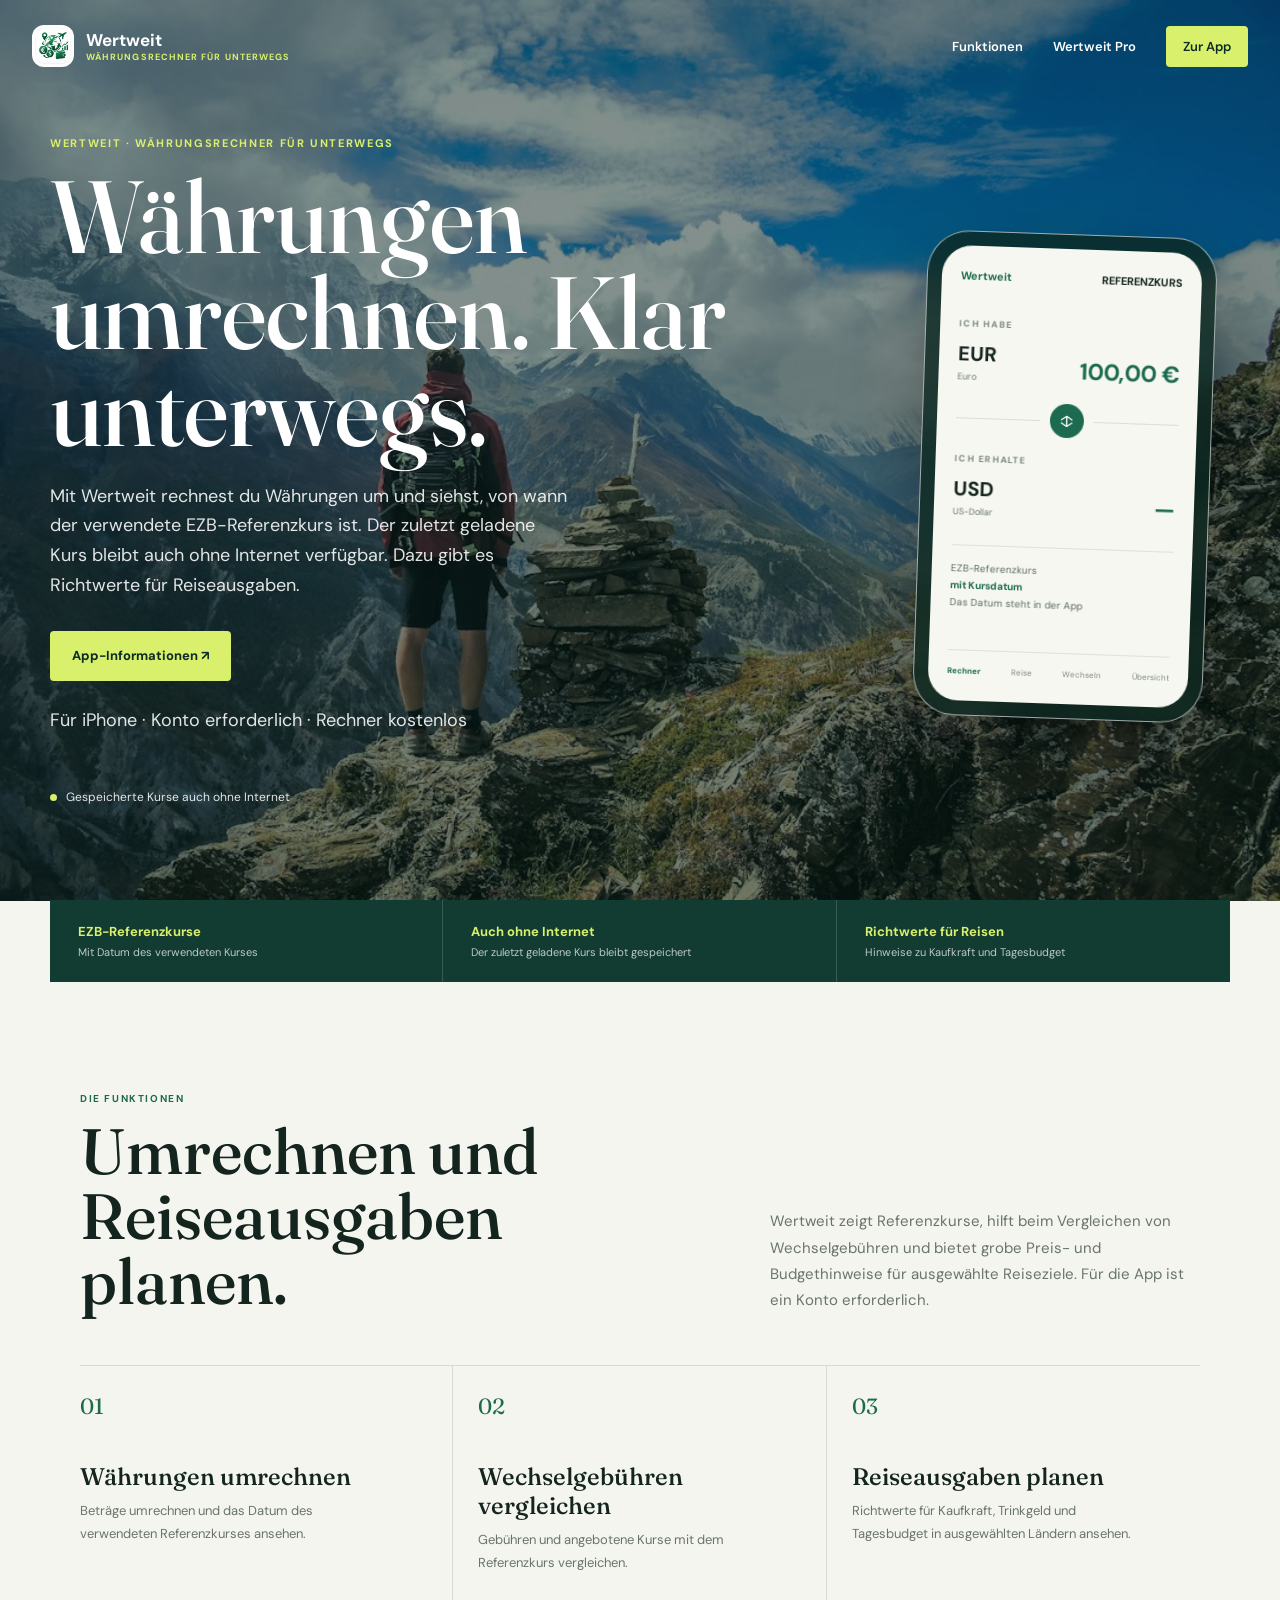
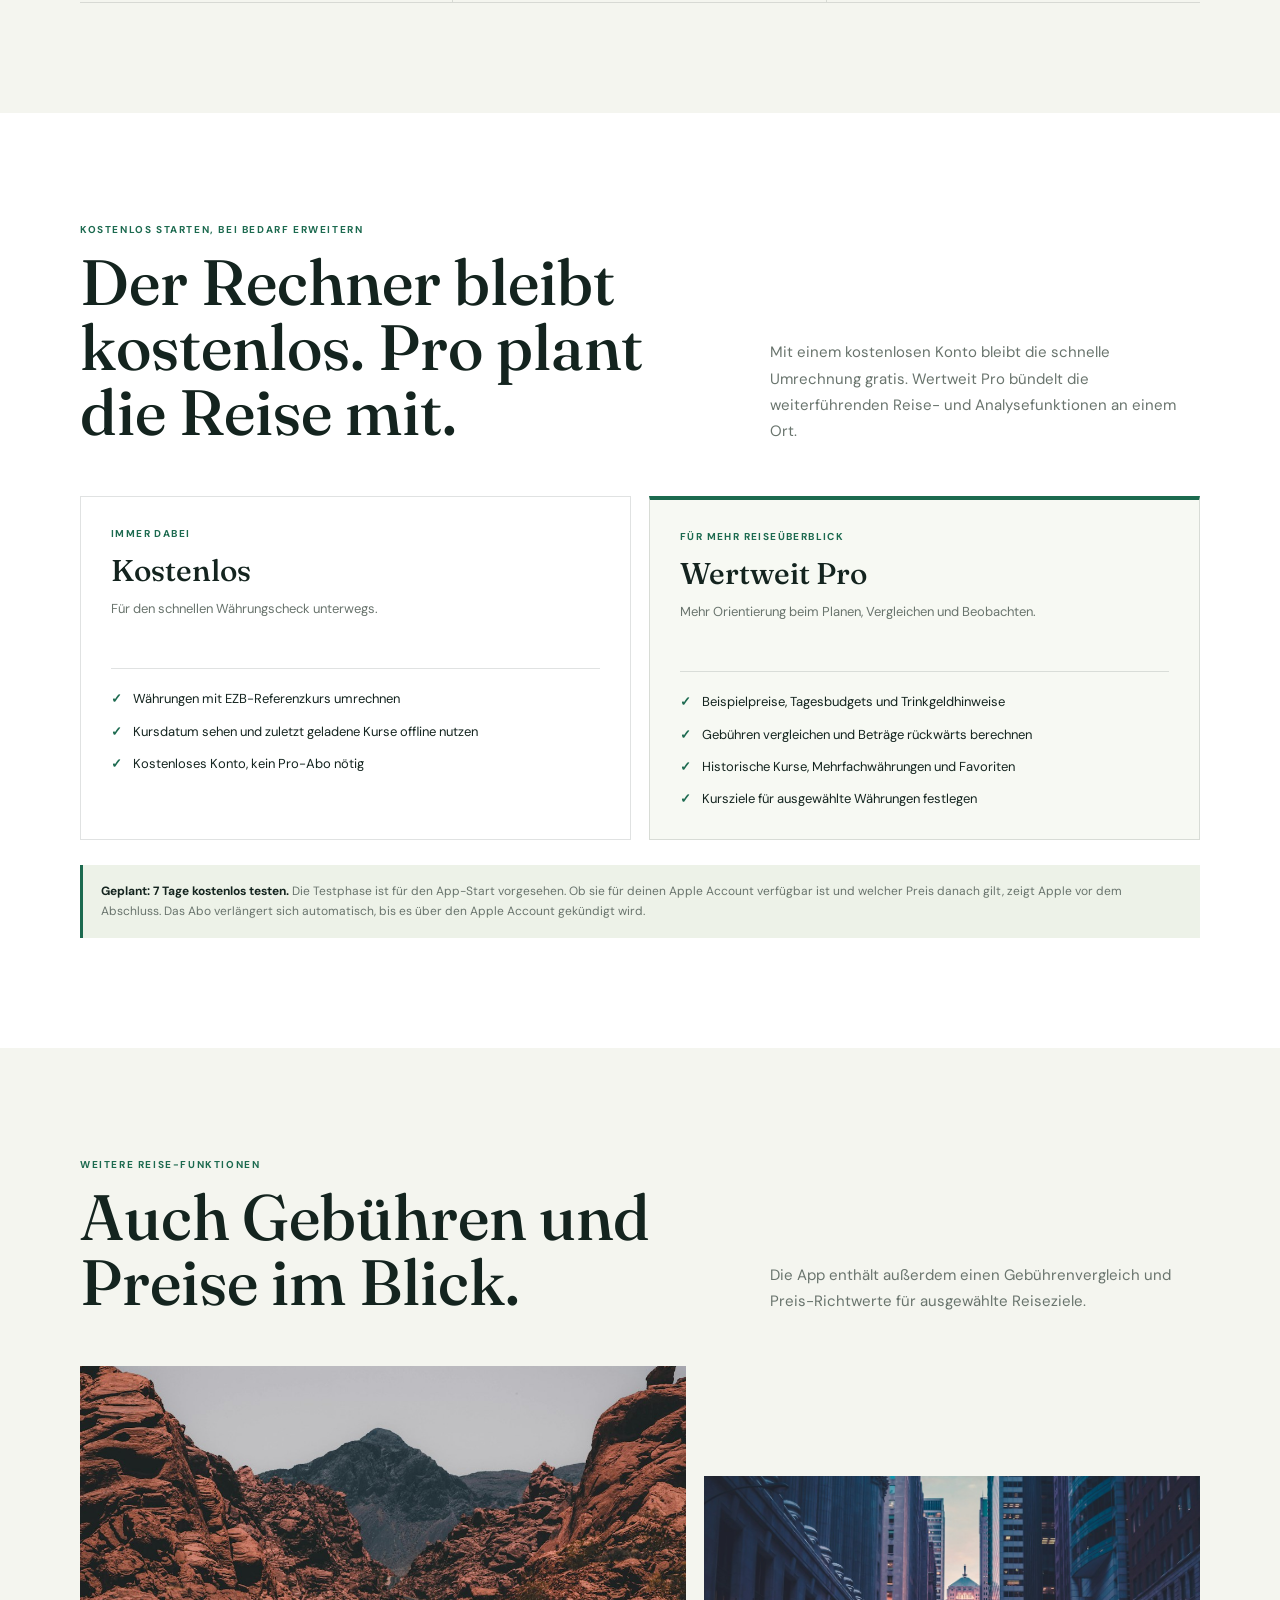
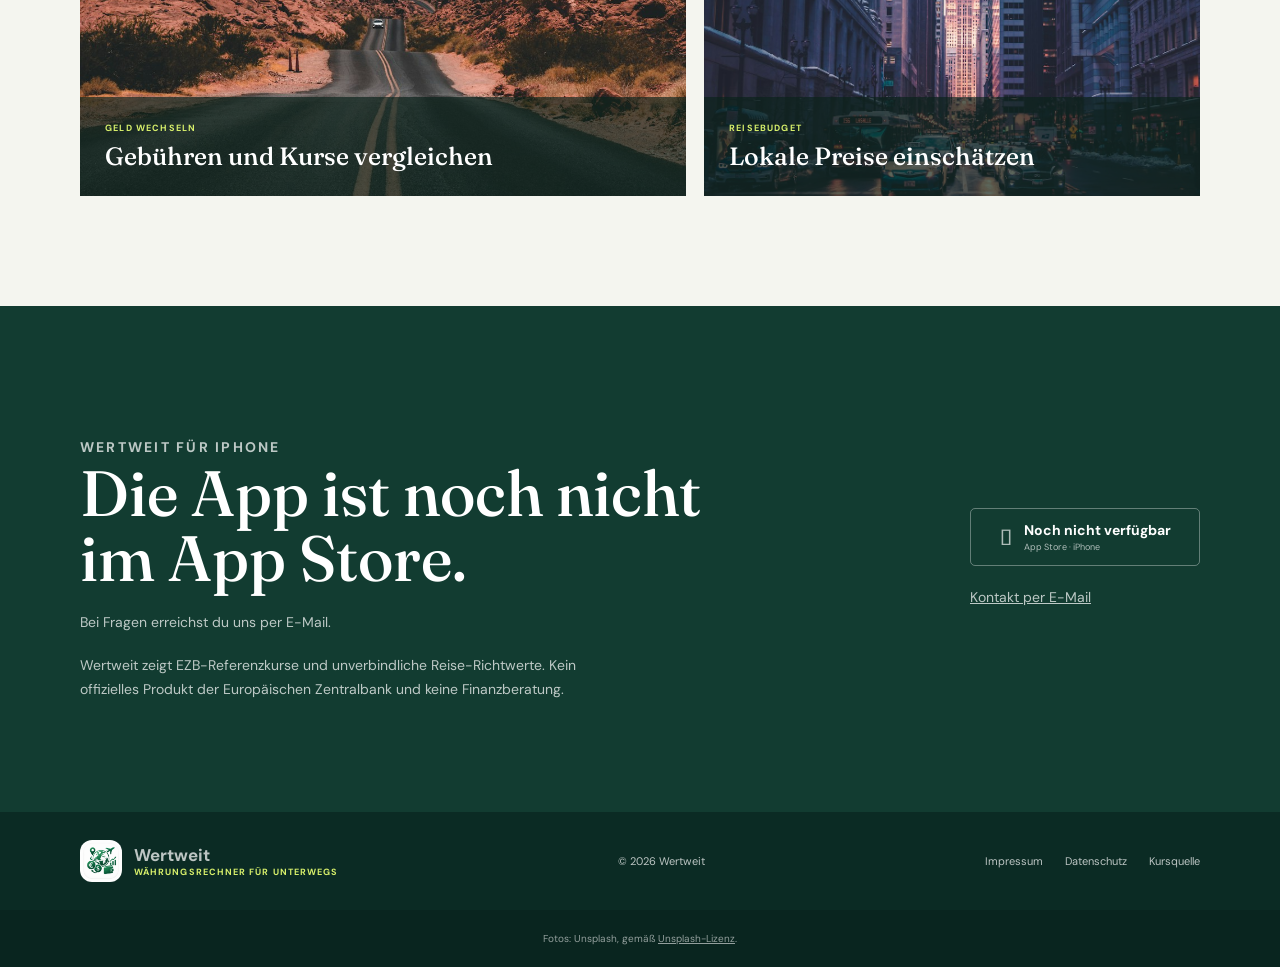
<file: website/index.html>
<!doctype html>
<html lang="de">
<head>
  <meta charset="utf-8">
  <meta name="viewport" content="width=device-width, initial-scale=1">
  <meta name="theme-color" content="#123c31">
  <meta name="description" content="Mit Wertweit rechnest du Währungen um, prüfst EZB-Referenzkurse samt Datum und vergleichst Wechselgebühren für deine Reise.">
  <meta name="robots" content="index, follow, max-image-preview:large">
  <link rel="canonical" href="https://jamietrading9-design.github.io/wertweit/">
  <title>Wertweit – Währungsrechner für unterwegs</title>
  <meta property="og:type" content="website">
  <meta property="og:locale" content="de_DE">
  <meta property="og:site_name" content="Wertweit">
  <meta property="og:title" content="Wertweit – Währungsrechner für unterwegs">
  <meta property="og:description" content="Währungen umrechnen, EZB-Referenzkurse mit Datum prüfen und Wechselgebühren für deine Reise vergleichen.">
  <meta property="og:url" content="https://jamietrading9-design.github.io/wertweit/">
  <meta property="og:image" content="https://jamietrading9-design.github.io/wertweit/assets/wertweit-logo.png">
  <meta name="twitter:card" content="summary">
  <meta name="twitter:title" content="Wertweit – Währungsrechner für unterwegs">
  <meta name="twitter:description" content="Währungen umrechnen, EZB-Referenzkurse mit Datum prüfen und Wechselgebühren für deine Reise vergleichen.">
  <meta name="twitter:image" content="https://jamietrading9-design.github.io/wertweit/assets/wertweit-logo.png">
  <script type="application/ld+json">
    {
      "@context": "https://schema.org",
      "@type": "WebSite",
      "name": "Wertweit",
      "url": "https://jamietrading9-design.github.io/wertweit/",
      "inLanguage": "de-DE",
      "description": "Währungsrechner für Reisen mit EZB-Referenzkursen, Kursdatum und Hinweisen zu Wechselgebühren.",
      "publisher": {
        "@type": "Organization",
        "name": "Wertweit",
        "url": "https://jamietrading9-design.github.io/wertweit/",
        "logo": "https://jamietrading9-design.github.io/wertweit/assets/wertweit-logo.png",
        "email": "wertweitoffiziell@gmail.com"
      }
    }
  </script>
  <link rel="preconnect" href="https://fonts.googleapis.com">
  <link rel="preconnect" href="https://fonts.gstatic.com" crossorigin>
  <link href="https://fonts.googleapis.com/css2?family=DM+Sans:wght@400;500;600;700&family=Fraunces:opsz,wght@9..144,500;9..144,600&display=swap" rel="stylesheet">
  <style>
    :root {
      color-scheme: light;
      --forest: #123c31;
      --forest-deep: #0b2b24;
      --leaf: #1c6a4f;
      --lime: #d8f06b;
      --paper: #f4f5ef;
      --white: #fff;
      --ink: #14241f;
      --muted: #69746d;
      --line: rgba(20, 36, 31, .13);
      --serif: "Fraunces", Georgia, serif;
      --sans: "DM Sans", -apple-system, BlinkMacSystemFont, sans-serif;
    }
    * { box-sizing: border-box; }
    html { scroll-behavior: smooth; }
    body { margin: 0; background: var(--paper); color: var(--ink); font-family: var(--sans); }
    a { color: inherit; }
    button, input, select { font: inherit; }
    .site-header {
      position: absolute; inset: 0 0 auto; z-index: 3; display: flex; align-items: center;
      justify-content: space-between; width: min(1280px, calc(100% - 64px)); height: 92px; margin: auto; left: 0; right: 0;
      color: var(--white);
    }
    .brand { display: inline-flex; gap: 12px; align-items: center; text-decoration: none; font-weight: 700; font-size: 17px; }
    .brand img { width: 42px; height: 42px; border-radius: 12px; }
    .brand small { display: block; color: var(--lime); font-size: 9px; font-weight: 700; letter-spacing: .12em; text-transform: uppercase; }
    .nav { display: flex; gap: 30px; align-items: center; font-size: 13px; font-weight: 600; }
    .nav a { text-decoration: none; }
    .nav a:hover { color: var(--lime); }
    .nav .nav-cta { padding: 12px 17px; border-radius: 4px; background: var(--lime); color: var(--forest-deep); }
    .hero {
      position: relative; display: flex; min-height: 720px; min-height: min(850px, 96svh); align-items: center; overflow: hidden;
      background: var(--forest-deep) url("assets/alpine-hiker.jpg") center 48% / cover no-repeat; color: white;
    }
    .hero::before { position: absolute; inset: 0; content: ""; background: rgba(8, 34, 28, .49); }
    .hero-inner { position: relative; z-index: 1; display: grid; grid-template-columns: minmax(0, 1fr) 330px; gap: 70px; align-items: center; width: min(1180px, calc(100% - 64px)); margin: 88px auto 35px; }
    .hero-copy { max-width: 720px; padding: 48px 0 60px; }
    .eyebrow { margin: 0 0 18px; color: var(--lime); font-size: 11px; font-weight: 700; letter-spacing: .15em; text-transform: uppercase; }
    h1 { max-width: 740px; margin: 0; font-family: var(--serif); font-size: clamp(60px, 8vw, 104px); font-weight: 500; line-height: .94; }
    .hero-copy > p:not(.eyebrow) { max-width: 520px; margin: 25px 0 30px; color: rgba(255,255,255,.88); font-size: 18px; line-height: 1.65; }
    .actions { display: flex; gap: 12px; align-items: center; flex-wrap: wrap; }
    .button { display: inline-flex; min-height: 50px; align-items: center; justify-content: center; padding: 0 21px; border: 1px solid transparent; border-radius: 4px; font-size: 13px; font-weight: 700; text-decoration: none; transition: transform .2s ease, background .2s ease; }
    .button:hover { transform: translateY(-2px); }
    .button-primary { background: var(--lime); color: var(--forest-deep); }
    .button-quiet { border-color: rgba(255,255,255,.54); color: white; }
    .hero-note { margin-top: 17px; color: rgba(255,255,255,.7); font-size: 11px; }
    .watch-label { display: inline-flex; gap: 9px; align-items: center; margin-top: 24px; color: rgba(255,255,255,.88); font-size: 12px; }
    .watch-label span { display: inline-block; width: 7px; height: 7px; border-radius: 50%; background: var(--lime); }
    .device { width: 290px; justify-self: center; padding: 14px; border: 1px solid rgba(255,255,255,.6); border-radius: 42px; background: rgba(11, 38, 31, .8); box-shadow: 0 35px 90px rgba(0,0,0,.34); transform: rotate(2deg); backdrop-filter: blur(12px); }
    .device-screen { min-height: 455px; padding: 23px 19px; border-radius: 30px; background: #f5f7f0; color: var(--ink); }
    .screen-top { display: flex; justify-content: space-between; align-items: center; margin-bottom: 35px; font-size: 11px; font-weight: 700; }
    .screen-mark { color: var(--leaf); }
    .screen-label { color: #7b857d; font-size: 9px; font-weight: 700; letter-spacing: .14em; }
    .currency-line { display: flex; align-items: end; justify-content: space-between; margin: 11px 0 18px; }
    .currency-line strong { display: block; font-size: 20px; }
    .currency-line span { display: block; margin-top: 4px; color: var(--muted); font-size: 9px; }
    .currency-line .amount { color: var(--leaf); font-size: 23px; font-weight: 700; }
    .swap-line { display: flex; align-items: center; gap: 10px; color: #9aa29b; }
    .swap-line::before, .swap-line::after { height: 1px; flex: 1; background: #d9ded7; content: ""; }
    .swap { display: grid; width: 34px; height: 34px; place-items: center; border-radius: 50%; background: var(--leaf); color: white; font-size: 16px; }
    .screen-rate { margin-top: 27px; padding-top: 14px; border-top: 1px solid #dce1da; color: #5c6b61; font-size: 10px; line-height: 1.7; }
    .screen-rate b { color: var(--leaf); }
    .screen-tabs { display: flex; justify-content: space-between; margin-top: 39px; padding-top: 15px; border-top: 1px solid #dce1da; color: #7e887f; font-size: 8px; }
    .screen-tabs b { color: var(--leaf); }
    .trust-strip { position: relative; z-index: 2; display: grid; grid-template-columns: repeat(3, 1fr); width: min(1180px, calc(100% - 64px)); margin: -1px auto 0; background: var(--forest); color: white; }
    .trust-item { padding: 23px 28px; border-right: 1px solid rgba(255,255,255,.16); }
    .trust-item:last-child { border: 0; }
    .trust-item strong { display: block; color: var(--lime); font-size: 13px; }
    .trust-item span { display: block; margin-top: 5px; color: rgba(255,255,255,.72); font-size: 11px; }
    .section { padding: 110px 32px; }
    .section-inner { width: min(1120px, 100%); margin: auto; }
    .section-heading { display: grid; grid-template-columns: 1fr minmax(240px, 430px); gap: 50px; align-items: end; margin-bottom: 52px; }
    .section-kicker { margin: 0 0 13px; color: var(--leaf); font-size: 10px; font-weight: 700; letter-spacing: .16em; text-transform: uppercase; }
    h2 { margin: 0; font-family: var(--serif); font-size: clamp(40px, 5.3vw, 64px); font-weight: 500; line-height: 1.02; }
    .section-heading > p { margin: 0; color: var(--muted); font-size: 15px; line-height: 1.75; }
    .features { display: grid; grid-template-columns: repeat(3, 1fr); border-top: 1px solid var(--line); border-bottom: 1px solid var(--line); }
    .feature { min-height: 215px; padding: 26px 24px 28px 0; border-right: 1px solid var(--line); }
    .feature + .feature { padding-left: 25px; }
    .feature:last-child { border: 0; }
    .feature-number { display: block; margin-bottom: 42px; color: var(--leaf); font-family: var(--serif); font-size: 22px; }
    .feature h3 { margin: 0 0 9px; font-family: var(--serif); font-size: 24px; font-weight: 500; }
    .feature p { max-width: 290px; margin: 0; color: var(--muted); font-size: 13px; line-height: 1.7; }
    .pro-section { background: #fff; }
    .plans { display: grid; grid-template-columns: repeat(2, minmax(0, 1fr)); gap: 18px; }
    .plan { padding: 30px; border: 1px solid var(--line); }
    .plan-pro { border-top: 4px solid var(--leaf); background: #f7f9f3; }
    .plan-label { margin: 0 0 12px; color: var(--leaf); font-size: 10px; font-weight: 700; letter-spacing: .14em; text-transform: uppercase; }
    .plan h3 { margin: 0; font-family: var(--serif); font-size: 30px; font-weight: 500; }
    .plan-intro { min-height: 48px; margin: 9px 0 22px; color: var(--muted); font-size: 13px; line-height: 1.65; }
    .plan ul { display: grid; gap: 12px; margin: 0; padding: 20px 0 0; border-top: 1px solid var(--line); list-style: none; }
    .plan li { position: relative; padding-left: 22px; color: var(--ink); font-size: 13px; line-height: 1.55; }
    .plan li::before { position: absolute; left: 0; color: var(--leaf); content: "✓"; font-weight: 700; }
    .trial-note { margin: 25px 0 0; padding: 16px 18px; border-left: 3px solid var(--leaf); background: #edf2e8; color: var(--muted); font-size: 12px; line-height: 1.7; }
    .trial-note strong { color: var(--ink); }
    .triptych { display: grid; grid-template-columns: 1.1fr .9fr; gap: 18px; }
    .triptych figure { position: relative; min-height: 430px; margin: 0; overflow: hidden; background: #263d34; }
    .triptych figure:last-child { min-height: 320px; margin-top: 110px; }
    .triptych img { position: absolute; width: 100%; height: 100%; object-fit: cover; transition: transform .8s ease; }
    .triptych figure:hover img { transform: scale(1.035); }
    .triptych figcaption { position: absolute; inset: auto 0 0; padding: 25px; color: white; background: rgba(10, 34, 27, .66); }
    .triptych figcaption span { display: block; margin-bottom: 7px; color: var(--lime); font-size: 9px; font-weight: 700; letter-spacing: .13em; text-transform: uppercase; }
    .triptych figcaption strong { font-family: var(--serif); font-size: 25px; font-weight: 500; }
    .download { position: relative; overflow: hidden; background: var(--forest); color: white; }
    .download-inner { display: grid; grid-template-columns: 1fr auto; gap: 50px; align-items: center; }
    .download h2 { max-width: 640px; }
    .download p { max-width: 540px; margin: 20px 0 0; color: rgba(255,255,255,.72); font-size: 14px; line-height: 1.7; }
    .store-button { display: inline-flex; min-width: 230px; min-height: 58px; align-items: center; justify-content: center; gap: 12px; padding: 10px 18px; border: 1px solid rgba(255,255,255,.34); border-radius: 5px; color: rgba(255,255,255,.66); text-align: left; text-decoration: none; cursor: not-allowed; }
    .store-button b { display: block; color: white; font-size: 14px; }
    .store-button small { display: block; margin-top: 2px; font-size: 9px; }
    .store-icon { font-size: 22px; }
    .fineprint { margin-top: 20px; color: rgba(255,255,255,.57); font-size: 10px; }
    .footer { padding: 28px 32px; background: var(--forest-deep); color: rgba(255,255,255,.73); }
    .footer-inner { display: flex; width: min(1120px, 100%); align-items: center; justify-content: space-between; gap: 20px; margin: auto; font-size: 11px; }
    .footer a { text-decoration: none; }
    .footer-links { display: flex; gap: 22px; }
    .legal-note { padding: 20px 32px; background: #09251f; color: rgba(255,255,255,.56); font-size: 10px; line-height: 1.7; text-align: center; }
    .site-announcement { position: fixed; inset: 12px 12px auto; z-index: 9; display: grid; grid-template-columns: auto 1fr auto; gap: 12px; align-items: start; max-width: 850px; margin: auto; padding: 16px 18px; border: 1px solid rgba(255,255,255,.2); background: var(--forest); color: white; box-shadow: 0 8px 30px rgba(0,0,0,.22); }
    .site-announcement strong { color: var(--lime); }
    .site-announcement p { margin: 3px 0 0; color: rgba(255,255,255,.86); font-size: 13px; line-height: 1.5; white-space: pre-line; }
    .site-announcement[hidden], .site-maintenance[hidden] { display: none; }
    .site-header[hidden], #start[hidden], footer[hidden] { display: none; }
    .site-maintenance { position: fixed; inset: 0; z-index: 10; display: grid; place-items: center; padding: 30px; background: var(--forest-deep); color: white; text-align: center; }
    .site-maintenance > div { max-width: 620px; }
    .site-maintenance h1 { font-size: clamp(42px, 8vw, 76px); }
    .site-maintenance p { color: rgba(255,255,255,.78); font-size: 16px; line-height: 1.7; white-space: pre-line; }
    .site-maintenance a { color: var(--lime); }
    .reveal { opacity: 0; transform: translateY(18px); transition: opacity .65s ease, transform .65s ease; }
    .reveal.visible { opacity: 1; transform: translateY(0); }
    @media (prefers-reduced-motion: reduce) { *, *::before, *::after { scroll-behavior: auto !important; transition-duration: .01ms !important; animation-duration: .01ms !important; } .reveal { opacity: 1; transform: none; } }
    @media (max-width: 800px) {
      .site-header { width: calc(100% - 36px); height: 76px; }
      .nav { gap: 14px; }
      .nav a:not(.nav-cta) { display: none; }
      .hero { min-height: 940px; min-height: 100svh; align-items: start; background-position: 42% center; }
      .hero::before { background: rgba(8, 34, 28, .6); }
      .hero-inner { grid-template-columns: 1fr; gap: 8px; width: calc(100% - 40px); margin-top: 100px; }
      .hero-copy { padding: 24px 0 0; }
      h1 { max-width: 500px; font-size: clamp(60px, 15vw, 84px); }
      .hero-copy > p:not(.eyebrow) { margin: 18px 0 22px; font-size: 16px; }
      .device { width: 235px; justify-self: end; margin: 0 10px 10px 0; padding: 10px; border-radius: 34px; }
      .device-screen { min-height: 338px; padding: 17px 15px; border-radius: 25px; }
      .screen-top { margin-bottom: 23px; }
      .currency-line { margin: 8px 0 12px; }
      .screen-rate { margin-top: 18px; }
      .screen-tabs { margin-top: 24px; }
      .trust-strip { grid-template-columns: 1fr; width: 100%; }
      .trust-item { padding: 16px 22px; border-right: 0; border-bottom: 1px solid rgba(255,255,255,.16); }
      .section { padding: 78px 20px; }
      .section-heading { grid-template-columns: 1fr; gap: 23px; }
      .features { grid-template-columns: 1fr; }
      .feature, .feature + .feature { min-height: 0; padding: 20px 0; border-right: 0; border-bottom: 1px solid var(--line); }
      .feature:last-child { border-bottom: 0; }
      .feature-number { margin-bottom: 20px; }
      .plans { grid-template-columns: 1fr; }
      .plan { padding: 23px; }
      .triptych { grid-template-columns: 1fr; }
      .triptych figure, .triptych figure:last-child { min-height: 360px; margin: 0; }
      .download-inner { grid-template-columns: 1fr; gap: 32px; }
      .store-button { justify-self: start; }
      .footer-inner { align-items: flex-start; flex-direction: column; }
      .footer-links { flex-wrap: wrap; }
    }
    @media (max-width: 390px) {
      .brand { font-size: 15px; }
      .brand img { width: 36px; height: 36px; }
      .button { padding: 0 15px; font-size: 12px; }
      .device { width: 220px; }
      .hero { min-height: 900px; min-height: 100svh; }
    }
  </style>
</head>
<body>
  <section id="site-maintenance" class="site-maintenance" aria-labelledby="site-maintenance-title" hidden>
    <div>
      <p class="eyebrow">Wertweit</p>
      <h1 id="site-maintenance-title">Wir sind bald zurück.</h1>
      <p id="site-maintenance-message"></p>
      <p><a href="mailto:wertweitoffiziell@gmail.com">Kontakt per E-Mail</a></p>
    </div>
  </section>
  <section id="site-announcement" class="site-announcement" aria-live="polite" hidden>
    <strong id="site-announcement-title"></strong>
    <p id="site-announcement-message"></p>
    <span aria-hidden="true">●</span>
  </section>
  <header class="site-header">
    <a class="brand" href="#start" aria-label="Wertweit Startseite">
      <img src="assets/wertweit-logo.png" alt="">
      <span>Wertweit<small>Währungsrechner für unterwegs</small></span>
    </a>
    <nav class="nav" aria-label="Hauptnavigation">
      <a href="#funktionen">Funktionen</a>
      <a href="#pro">Wertweit Pro</a>
      <a class="nav-cta" href="#download">Zur App</a>
    </nav>
  </header>

  <main id="start">
    <section class="hero" aria-labelledby="hero-title">
      <div class="hero-inner">
        <div class="hero-copy">
          <p class="eyebrow">Wertweit · Währungsrechner für unterwegs</p>
          <h1 id="hero-title">Währungen umrechnen. Klar unterwegs.</h1>
          <p>Mit Wertweit rechnest du Währungen um und siehst, von wann der verwendete EZB-Referenzkurs ist. Der zuletzt geladene Kurs bleibt auch ohne Internet verfügbar. Dazu gibt es Richtwerte für Reiseausgaben.</p>
          <div class="actions">
            <a class="button button-primary" href="#download">App-Informationen <span aria-hidden="true">&nbsp;↗</span></a>
          </div>
          <p class="hero-note">Für iPhone · Konto erforderlich · Rechner kostenlos</p>
          <div class="watch-label"><span></span> Gespeicherte Kurse auch ohne Internet</div>
        </div>
        <div class="device" aria-label="Vorschau des Wertweit-Währungsrechners">
          <div class="device-screen">
            <div class="screen-top"><span class="screen-mark">Wertweit</span><span>REFERENZKURS</span></div>
            <div class="screen-label">ICH HABE</div>
            <div class="currency-line"><div><strong>EUR</strong><span>Euro</span></div><span class="amount">100,00 €</span></div>
            <div class="swap-line"><span class="swap" aria-hidden="true">↕</span></div>
            <div class="screen-label" style="margin-top:18px">ICH ERHALTE</div>
            <div class="currency-line"><div><strong>USD</strong><span>US-Dollar</span></div><span class="amount">—</span></div>
            <div class="screen-rate">EZB-Referenzkurs<br><b>mit Kursdatum</b><br>Das Datum steht in der App</div>
            <div class="screen-tabs"><b>Rechner</b><span>Reise</span><span>Wechseln</span><span>Übersicht</span></div>
          </div>
        </div>
      </div>
    </section>

    <div class="trust-strip" aria-label="Wertweit auf einen Blick">
      <div class="trust-item"><strong>EZB-Referenzkurse</strong><span>Mit Datum des verwendeten Kurses</span></div>
      <div class="trust-item"><strong>Auch ohne Internet</strong><span>Der zuletzt geladene Kurs bleibt gespeichert</span></div>
      <div class="trust-item"><strong>Richtwerte für Reisen</strong><span>Hinweise zu Kaufkraft und Tagesbudget</span></div>
    </div>

    <section class="section" id="funktionen">
      <div class="section-inner">
        <div class="section-heading reveal">
          <div><p class="section-kicker">Die Funktionen</p><h2>Umrechnen und Reiseausgaben planen.</h2></div>
          <p>Wertweit zeigt Referenzkurse, hilft beim Vergleichen von Wechselgebühren und bietet grobe Preis- und Budgethinweise für ausgewählte Reiseziele. Für die App ist ein Konto erforderlich.</p>
        </div>
        <div class="features reveal">
          <article class="feature"><span class="feature-number">01</span><h3>Währungen umrechnen</h3><p>Beträge umrechnen und das Datum des verwendeten Referenzkurses ansehen.</p></article>
          <article class="feature"><span class="feature-number">02</span><h3>Wechselgebühren vergleichen</h3><p>Gebühren und angebotene Kurse mit dem Referenzkurs vergleichen.</p></article>
          <article class="feature"><span class="feature-number">03</span><h3>Reiseausgaben planen</h3><p>Richtwerte für Kaufkraft, Trinkgeld und Tagesbudget in ausgewählten Ländern ansehen.</p></article>
        </div>
      </div>
    </section>

    <section class="section pro-section" id="pro" aria-labelledby="pro-title">
      <div class="section-inner">
        <div class="section-heading reveal">
          <div><p class="section-kicker">Kostenlos starten, bei Bedarf erweitern</p><h2 id="pro-title">Der Rechner bleibt kostenlos. Pro plant die Reise mit.</h2></div>
          <p>Mit einem kostenlosen Konto bleibt die schnelle Umrechnung gratis. Wertweit Pro bündelt die weiterführenden Reise- und Analysefunktionen an einem Ort.</p>
        </div>
        <div class="plans reveal">
          <article class="plan">
            <p class="plan-label">Immer dabei</p>
            <h3>Kostenlos</h3>
            <p class="plan-intro">Für den schnellen Währungscheck unterwegs.</p>
            <ul>
              <li>Währungen mit EZB-Referenzkurs umrechnen</li>
              <li>Kursdatum sehen und zuletzt geladene Kurse offline nutzen</li>
              <li>Kostenloses Konto, kein Pro-Abo nötig</li>
            </ul>
          </article>
          <article class="plan plan-pro">
            <p class="plan-label">Für mehr Reiseüberblick</p>
            <h3>Wertweit Pro</h3>
            <p class="plan-intro">Mehr Orientierung beim Planen, Vergleichen und Beobachten.</p>
            <ul>
              <li>Beispielpreise, Tagesbudgets und Trinkgeldhinweise</li>
              <li>Gebühren vergleichen und Beträge rückwärts berechnen</li>
              <li>Historische Kurse, Mehrfachwährungen und Favoriten</li>
              <li>Kursziele für ausgewählte Währungen festlegen</li>
            </ul>
          </article>
        </div>
        <p class="trial-note"><strong>Geplant: 7 Tage kostenlos testen.</strong> Die Testphase ist für den App-Start vorgesehen. Ob sie für deinen Apple Account verfügbar ist und welcher Preis danach gilt, zeigt Apple vor dem Abschluss. Das Abo verlängert sich automatisch, bis es über den Apple Account gekündigt wird.</p>
      </div>
    </section>

    <section class="section" aria-label="Wertweit für unterwegs">
      <div class="section-inner">
        <div class="section-heading reveal">
          <div><p class="section-kicker">Weitere Reise-Funktionen</p><h2>Auch Gebühren und Preise im Blick.</h2></div>
          <p>Die App enthält außerdem einen Gebührenvergleich und Preis-Richtwerte für ausgewählte Reiseziele.</p>
        </div>
        <div class="triptych reveal">
          <figure><img src="assets/red-rock-road.jpg" alt="Straße durch eine weite Landschaft aus roten Felsen" loading="lazy"><figcaption><span>Geld wechseln</span><strong>Gebühren und Kurse vergleichen</strong></figcaption></figure>
          <figure><img src="assets/city-evening.jpg" alt="Belebte Innenstadt bei Abendlicht" loading="lazy"><figcaption><span>Reisebudget</span><strong>Lokale Preise einschätzen</strong></figcaption></figure>
        </div>
      </div>
    </section>

    <section class="section download" id="download">
      <div class="section-inner download-inner">
        <div class="reveal">
          <p class="section-kicker">Wertweit für iPhone</p>
          <h2>Die App ist noch nicht im App Store.</h2>
          <p>Bei Fragen erreichst du uns per E-Mail.</p>
          <p class="fineprint">Wertweit zeigt EZB-Referenzkurse und unverbindliche Reise-Richtwerte. Kein offizielles Produkt der Europäischen Zentralbank und keine Finanzberatung.</p>
        </div>
        <div class="reveal">
          <span class="store-button" aria-disabled="true"><span class="store-icon" aria-hidden="true"></span><span><b>Noch nicht verfügbar</b><small>App Store · iPhone</small></span></span>
          <p class="fineprint"><a href="mailto:wertweitoffiziell@gmail.com">Kontakt per E-Mail</a></p>
        </div>
      </div>
    </section>
  </main>

  <footer>
    <div class="footer">
      <div class="footer-inner"><a class="brand" href="./"><img src="assets/wertweit-logo.png" alt=""><span>Wertweit<small>Währungsrechner für unterwegs</small></span></a><div>© <span id="year"></span> Wertweit</div><nav class="footer-links" aria-label="Rechtliches"><a href="impressum.html">Impressum</a><a href="datenschutz.html">Datenschutz</a><a href="https://www.frankfurter.dev/" target="_blank" rel="noreferrer">Kursquelle</a></nav></div>
    </div>
    <div class="legal-note">Fotos: Unsplash, gemäß <a href="https://unsplash.com/license" target="_blank" rel="noreferrer">Unsplash-Lizenz</a>.</div>
  </footer>

  <script src="supabase-config.js"></script>
  <script src="site-status.js"></script>
  <script>
    document.querySelector("#year").textContent = new Date().getFullYear();

    const revealObserver = new IntersectionObserver(entries => {
      for (const entry of entries) {
        if (entry.isIntersecting) {
          entry.target.classList.add("visible");
          revealObserver.unobserve(entry.target);
        }
      }
    }, { threshold: .12 });
    document.querySelectorAll(".reveal").forEach(element => revealObserver.observe(element));
  </script>
</body>
</html>
</file>
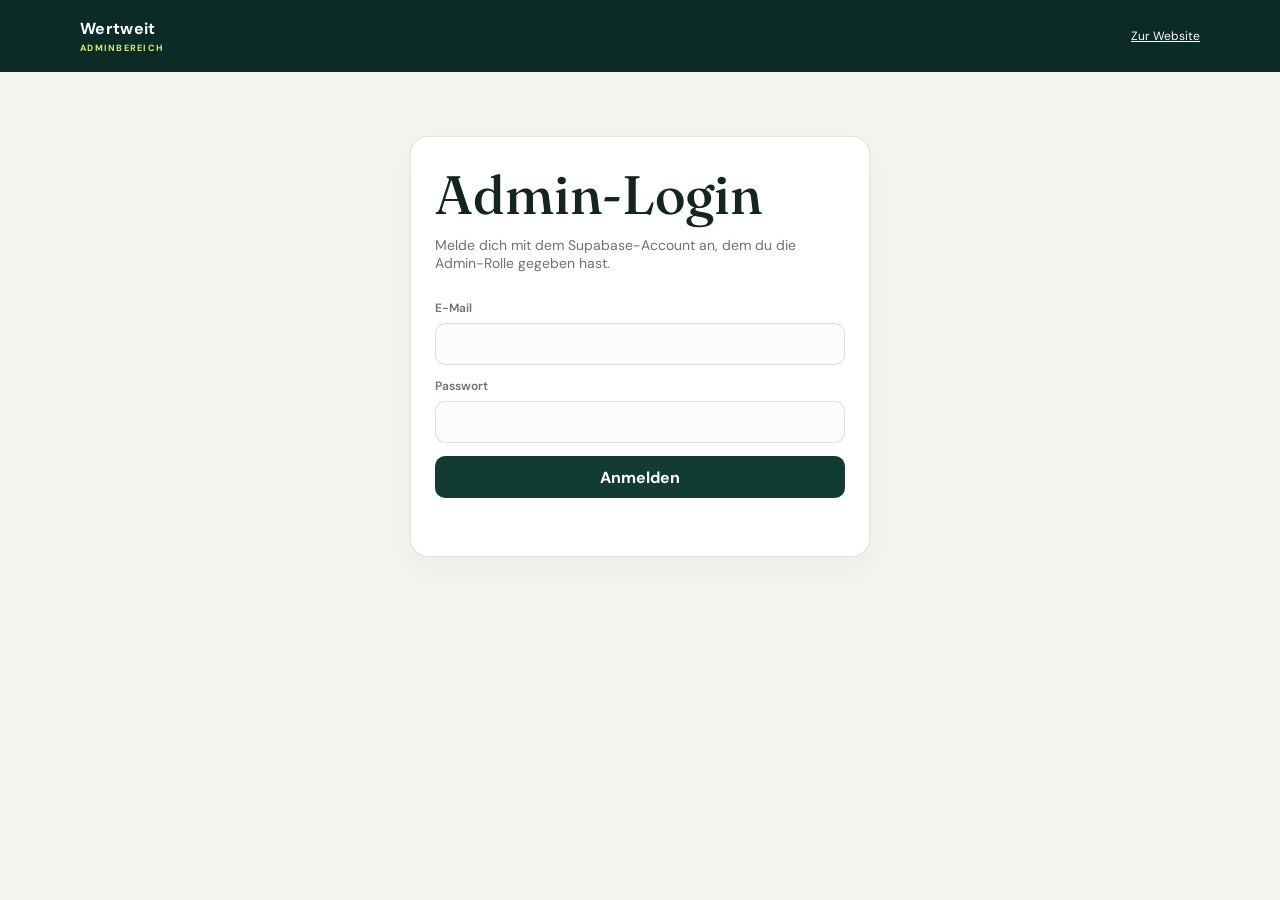
<file: website/admin.html>
<!doctype html>
<html lang="de">
<head>
  <meta charset="utf-8">
  <meta name="viewport" content="width=device-width, initial-scale=1">
  <meta name="robots" content="noindex, nofollow">
  <meta name="theme-color" content="#123c31">
  <title>Wertweit · Admin</title>
  <link rel="preconnect" href="https://fonts.googleapis.com">
  <link rel="preconnect" href="https://fonts.gstatic.com" crossorigin>
  <link href="https://fonts.googleapis.com/css2?family=DM+Sans:wght@400;500;600;700&family=Fraunces:opsz,wght@9..144,500;9..144,600&display=swap" rel="stylesheet">
  <style>
    :root { color-scheme: light; --forest: #123c31; --deep: #0b2b24; --leaf: #1c6a4f; --lime: #d8f06b; --paper: #f4f5ef; --ink: #14241f; --muted: #69746d; --line: rgba(20,36,31,.13); --sans: "DM Sans",-apple-system,BlinkMacSystemFont,sans-serif; }
    * { box-sizing: border-box; }
    body { min-height: 100vh; margin: 0; background: var(--paper); color: var(--ink); font-family: var(--sans); }
    button, input, textarea { font: inherit; }
    .bar { display: flex; align-items: center; justify-content: space-between; min-height: 72px; padding: 0 max(24px, calc((100% - 1120px)/2)); background: var(--deep); color: white; }
    .brand { font-size: 16px; font-weight: 700; letter-spacing: .02em; }
    .brand small { display: block; margin-top: 3px; color: var(--lime); font-size: 9px; letter-spacing: .14em; text-transform: uppercase; }
    .bar a { color: white; font-size: 12px; }
    main { width: min(1280px, calc(100% - 40px)); margin: 36px auto 60px; }
    h1, h2 { margin: 0; font-family: Fraunces, Georgia, serif; font-weight: 500; }
    h1 { font-size: clamp(36px, 6vw, 54px); }
    h2 { font-size: 27px; }
    .intro { margin: 8px 0 28px; color: var(--muted); font-size: 14px; }
    .card { margin-top: 18px; padding: 24px; border: 1px solid var(--line); background: white; }
    .login { max-width: 460px; margin: 64px auto; }
    .fields { display: grid; gap: 13px; margin-top: 21px; }
    label { display: grid; gap: 7px; color: var(--muted); font-size: 12px; font-weight: 600; }
    input, textarea, select { width: 100%; padding: 12px; border: 1px solid var(--line); border-radius: 4px; background: #fbfcf9; color: var(--ink); }
    textarea { min-height: 90px; resize: vertical; }
    button { min-height: 42px; padding: 0 16px; border: 0; border-radius: 4px; background: var(--forest); color: white; font-weight: 700; cursor: pointer; }
    button:disabled { cursor: wait; opacity: .6; }
    .secondary { border: 1px solid var(--line); background: white; color: var(--ink); }
    .toolbar, .card-heading { display: flex; align-items: center; justify-content: space-between; gap: 16px; }
    .toolbar { margin: 22px 0; }
    .status { min-height: 20px; margin: 14px 0 0; color: var(--muted); font-size: 12px; line-height: 1.5; }
    .status.error { color: #9d3528; }
    .status.success { color: var(--leaf); }
    .setting { display: flex; align-items: center; gap: 12px; margin: 18px 0; font-weight: 600; }
    .setting input { width: 18px; height: 18px; accent-color: var(--leaf); }
    .table-wrap { overflow-x: auto; }
    table { width: 100%; border-collapse: collapse; text-align: left; }
    th, td { padding: 12px 10px; border-bottom: 1px solid var(--line); font-size: 12px; white-space: nowrap; }
    th { color: var(--muted); font-size: 10px; letter-spacing: .08em; text-transform: uppercase; }
    td:first-child { font-weight: 600; }
    .pagination { display: flex; align-items: center; justify-content: flex-end; gap: 12px; margin-top: 16px; font-size: 12px; }
    .user-actions { display: grid; grid-template-columns: minmax(120px, 1fr) repeat(4, auto); gap: 7px; min-width: 500px; }
    .user-actions button, .user-actions input { min-height: 36px; padding: 0 9px; font-size: 11px; }
    .support-thread { padding: 8px 0; border-top: 1px solid var(--line); }
    .support-thread:first-child { border-top: 0; }
    .support-ticket summary { display: flex; align-items: center; justify-content: space-between; gap: 14px; padding: 12px 0; cursor: pointer; list-style: none; }
    .support-ticket summary::-webkit-details-marker { display: none; }
    .support-ticket summary::after { content: "Ticket öffnen"; flex: none; color: var(--leaf); font-size: 11px; font-weight: 700; }
    .support-ticket[open] summary::after { content: "Ticket schließen"; }
    .support-ticket-title { display: grid; gap: 4px; min-width: 0; }
    .support-ticket-title strong { overflow-wrap: anywhere; }
    .support-ticket-meta, .support-ticket-preview { color: var(--muted); font-size: 11px; font-weight: 400; }
    .support-ticket-preview { overflow: hidden; text-overflow: ellipsis; white-space: nowrap; }
    .support-ticket-state { display: inline-block; width: fit-content; border-radius: 999px; padding: 3px 8px; background: #e7f0e9; color: var(--leaf); font-size: 10px; font-weight: 700; }
    .support-ticket-state.closed { background: #eef0ed; color: var(--muted); }
    .support-ticket-state.in-progress { background: #fff3d9; color: #765313; }
    .support-ticket-priority { display: inline-block; width: fit-content; border-radius: 999px; padding: 4px 9px; font-size: 10px; font-weight: 700; }
    .support-ticket-priority.red { background: #fde8e5; color: #a12c22; }
    .support-ticket-priority.yellow { background: #fff3d9; color: #765313; }
    .support-ticket-priority.green { background: #e7f0e9; color: var(--leaf); }
    .support-ticket-actions { display: flex; flex-wrap: wrap; gap: 8px; margin: 12px 0; }
    .support-ticket-actions button, .support-reply button { min-height: 36px; font-size: 12px; }
    .support-reply[hidden] { display: none; }
    .metrics-grid { display: grid; grid-template-columns: repeat(auto-fit, minmax(145px, 1fr)); gap: 10px; margin-top: 16px; }
    .metric { padding: 14px; border: 1px solid var(--line); border-radius: 12px; background: var(--paper); }
    .metric strong { display: block; font-size: 24px; }
    .metric span { color: var(--muted); font-size: 11px; line-height: 1.4; }
    .notice { padding: 12px 14px; border-radius: 10px; background: #f1f4e6; color: var(--ink); font-size: 12px; line-height: 1.6; }
    .support-message { margin: 10px 0; padding: 10px 12px; background: var(--paper); font-size: 12px; line-height: 1.6; white-space: pre-wrap; }
    .support-message.admin { margin-left: 24px; background: #e7f0e9; }
    .support-reply { display: grid; gap: 8px; margin: 12px 0 0 24px; }
    .support-reply textarea { min-height: 64px; }
    .email-compose { display: grid; gap: 13px; margin-top: 18px; }
    .email-compose textarea { min-height: 150px; }
    .email-draft-assistant { margin-top: 18px; padding: 16px; border: 1px solid var(--line); background: #f8faf6; }
    .email-draft-assistant h3 { margin: 0; font-size: 16px; }
    .email-draft-assistant .invoice-fields { margin-top: 12px; }
    .email-service-confirmation { align-items: flex-start; margin: 0; }
    .email-service-confirmation input { flex: none; width: 18px; height: 18px; margin: 0; accent-color: var(--leaf); }
    .people-directory { display: grid; gap: 10px; margin-top: 18px; }
    .person-card { display: grid; grid-template-columns: minmax(0, 1fr) auto; align-items: center; gap: 12px; padding: 15px; border: 1px solid var(--line); background: white; }
    .person-card-main { display: grid; gap: 4px; min-width: 0; }
    .person-card-main strong { overflow-wrap: anywhere; }
    .person-card-meta { color: var(--muted); font-size: 11px; line-height: 1.5; }
    .person-card-tags { display: flex; flex-wrap: wrap; gap: 6px; margin-top: 4px; }
    .person-card-tag { padding: 3px 8px; border-radius: 999px; background: #eef2ed; color: #536057; font-size: 10px; font-weight: 700; }
    .person-card-tag.pro { background: #edf3d1; color: #475c16; }
    .person-priority-notes { margin: 18px 0; padding: 18px; border: 1px solid #d9e2d7; background: #f8faf6; }
    .simulator-preview { display: grid; gap: 12px; margin-top: 18px; padding: 18px; border: 1px solid var(--line); border-radius: 12px; background: var(--paper); }
    .simulator-tags { display: flex; flex-wrap: wrap; gap: 7px; }
    .simulator-tag { padding: 5px 9px; border-radius: 999px; background: #e7f0e9; color: var(--leaf); font-size: 11px; font-weight: 700; }
    .simulator-tag.warn { background: #fff3d9; color: #765313; }
    .simulator-tag.off { background: #eef0ed; color: var(--muted); }
    .person-priority-notes h3 { margin: 0; color: var(--forest); }
    .person-priority-notes .notice { margin: 8px 0 12px; }
    .invoice-fields { display: grid; grid-template-columns: repeat(auto-fit, minmax(210px, 1fr)); gap: 13px; margin-top: 18px; }
    .invoice-fields .wide { grid-column: 1 / -1; }
    .invoice-logo-preview { display: flex; align-items: center; gap: 12px; }
    .invoice-logo-preview img { width: 120px; height: 64px; object-fit: contain; border: 1px solid var(--line); }
    .invoice-item-row input { min-width: 90px; }
    .invoice-item-row .item-description { min-width: 180px; }
    .invoice-item-row button, .invoice-list-actions button { min-height: 34px; padding: 0 10px; font-size: 11px; }
    .invoice-list-actions { display: flex; gap: 7px; }
    .invoice-customer-form { margin: 16px 0; padding: 14px; border: 1px solid var(--line); }
    .invoice-customer-form summary { cursor: pointer; font-size: 13px; font-weight: 700; }
    .invoice-filter-grid { display: grid; grid-template-columns: repeat(auto-fit, minmax(160px, 1fr)); gap: 10px; margin: 16px 0; }
    .invoice-pagination { display: flex; align-items: center; justify-content: flex-end; gap: 12px; margin-top: 12px; font-size: 12px; }
    .admin-shell { display: grid; grid-template-columns: minmax(190px, 220px) minmax(0, 1fr); align-items: start; gap: 20px; }
    .admin-content { min-width: 0; }
    .admin-content > [data-admin-page] { margin-top: 0; }
    .admin-nav { display: grid; grid-template-columns: 1fr; gap: 8px; margin: 0; }
    .admin-nav-group { display: grid; align-content: start; gap: 5px; padding: 10px; border: 1px solid var(--line); border-radius: 14px; background: rgba(255,255,255,.8); }
    .admin-nav-label { padding: 0 8px 5px; color: var(--muted); font-size: 9px; font-weight: 700; letter-spacing: .13em; text-transform: uppercase; }
    .card { border-radius: 18px; box-shadow: 0 12px 34px rgba(11, 43, 36, .045); }
    input, textarea, select { border-radius: 10px; transition: border-color .18s ease, box-shadow .18s ease; }
    input:focus, textarea:focus, select:focus { border-color: var(--leaf); outline: none; box-shadow: 0 0 0 3px rgba(28, 106, 79, .12); }
    button { border-radius: 10px; transition: background .18s ease, transform .18s ease, box-shadow .18s ease; }
    button:not(:disabled):hover { box-shadow: 0 5px 14px rgba(11, 43, 36, .12); transform: translateY(-1px); }
    button:focus-visible, a:focus-visible, summary:focus-visible { outline: 3px solid rgba(28, 106, 79, .45); outline-offset: 3px; }
    .admin-nav { position: sticky; top: 12px; z-index: 5; max-height: calc(100vh - 24px); overflow-y: auto; padding: 0; background: transparent; }
    .admin-nav button { width: 100%; min-height: 36px; padding: 0 9px; border: 1px solid transparent; background: transparent; color: var(--muted); font-size: 11px; text-align: left; }
    .admin-nav button[aria-current="page"] { background: var(--leaf); color: white; box-shadow: 0 4px 12px rgba(28, 106, 79, .2); }
    .admin-nav button:not([aria-current="page"]):hover { border-color: var(--line); background: white; color: var(--forest); }
    .announcement-target-status { display: flex; flex-wrap: wrap; gap: 8px; margin: 12px 0; }
    .announcement-target-status span { padding: 6px 10px; border: 1px solid var(--line); border-radius: 999px; background: #f6f8f4; color: var(--muted); font-size: 11px; font-weight: 700; }
    .announcement-target-status span.active { border-color: #c6d99f; background: #edf3d1; color: #475c16; }
    .broadcast-overview { display: grid; grid-template-columns: repeat(2, minmax(0, 1fr)); gap: 12px; margin-top: 16px; }
    .broadcast-item { display: grid; align-content: start; gap: 10px; padding: 16px; border: 1px solid var(--line); border-radius: 12px; background: #fbfcf9; }
    .broadcast-item-heading { display: flex; align-items: center; justify-content: space-between; gap: 10px; }
    .broadcast-item-heading strong { color: var(--forest); font-size: 14px; }
    .broadcast-state { padding: 5px 9px; border-radius: 999px; background: #eef0ed; color: var(--muted); font-size: 10px; font-weight: 700; }
    .broadcast-state.active { background: #edf3d1; color: #475c16; }
    .broadcast-content { margin: 0; color: var(--muted); font-size: 12px; line-height: 1.55; overflow-wrap: anywhere; white-space: pre-wrap; }
    .broadcast-content strong { display: block; margin-bottom: 3px; color: var(--ink); }
    .broadcast-item button { justify-self: start; min-height: 36px; font-size: 11px; }
    .announcement-compose { display: grid; grid-template-columns: minmax(220px, .7fr) minmax(0, 1.3fr); gap: 16px; align-items: start; margin-top: 16px; }
    .announcement-compose-fields { display: grid; gap: 12px; }
    .announcement-compose-fields textarea { min-height: 110px; }
    .announcement-compose-fields button { justify-self: start; }
    .email-template-actions { display: flex; flex-wrap: wrap; align-items: end; gap: 10px; margin: 14px 0; }
    .email-template-actions label { flex: 1 1 240px; }
    .activity-list { display: grid; gap: 9px; margin-top: 16px; }
    .activity-item { display: grid; grid-template-columns: minmax(140px, auto) minmax(0, 1fr); gap: 10px 16px; padding: 14px; border: 1px solid var(--line); background: white; }
    .activity-item time { color: var(--muted); font-size: 11px; }
    .activity-item strong { display: block; font-size: 13px; }
    .activity-item span { display: block; margin-top: 4px; color: var(--muted); font-size: 11px; line-height: 1.5; overflow-wrap: anywhere; }
    .email-preview-frame { display: block; width: 100%; height: min(72vh, 760px); border: 1px solid var(--line); background: var(--paper); }
    .dialog-actions { display: flex; justify-content: flex-end; gap: 8px; margin-top: 16px; }
    .private-item-row input { min-width: 90px; }
    dialog { width: min(620px, calc(100% - 28px)); max-height: 90vh; overflow: auto; border: 1px solid var(--line); padding: 22px; color: var(--ink); }
    dialog::backdrop { background: rgba(11, 43, 36, .55); }
    .dialog-actions { display: flex; justify-content: flex-end; gap: 8px; margin-top: 16px; }
    [hidden] { display: none !important; }
    @media (max-width: 600px) {
      .bar { min-height: 64px; padding: 0 18px; }
      main { width: min(100% - 28px, 1280px); margin: 24px auto 40px; }
      .card { padding: 19px; }
      .toolbar { align-items: flex-start; flex-direction: column; }
      .card-heading { align-items: flex-start; flex-direction: column; }
      .invoice-fields .wide { grid-column: auto; }
      .announcement-compose { grid-template-columns: 1fr; }
      .broadcast-overview { grid-template-columns: 1fr; }
    }
    @media (max-width: 900px) {
      .admin-shell { grid-template-columns: 1fr; gap: 14px; }
      .admin-nav { position: static; grid-template-columns: repeat(2, minmax(0, 1fr)); max-height: none; overflow: visible; }
    }
  </style>
</head>
<body>
  <header class="bar">
    <div class="brand">Wertweit<small>Adminbereich</small></div>
    <a href="./index.html">Zur Website</a>
  </header>
  <main>
    <section id="login-view" class="card login">
      <h1>Admin-Login</h1>
      <p class="intro">Melde dich mit dem Supabase-Account an, dem du die Admin-Rolle gegeben hast.</p>
      <form id="login-form" class="fields">
        <label>E-Mail<input id="email" type="email" autocomplete="username" required></label>
        <label>Passwort<input id="password" type="password" autocomplete="current-password" required></label>
        <button id="login-button" type="submit">Anmelden</button>
      </form>
      <p id="login-status" class="status" role="status"></p>
    </section>

    <section id="dashboard" hidden>
      <div class="toolbar">
        <div><h1 id="admin-page-title">Admin-Dashboard</h1><p id="admin-page-description" class="intro">Kennzahlen und den Zustand der App im Blick behalten.</p><p id="admin-action-status" class="status" role="status"></p></div>
        <button id="logout-button" class="secondary" type="button">Abmelden</button>
      </div>
      <div class="admin-shell">
        <nav id="admin-navigation" class="admin-nav" aria-label="Adminbereiche">
          <div class="admin-nav-group"><span class="admin-nav-label">Übersicht</span><button type="button" data-admin-tab="dashboard" aria-current="page">Dashboard</button><button type="button" data-admin-tab="activity">Aktivitätsverlauf</button></div>
          <div class="admin-nav-group"><span class="admin-nav-label">Nutzer &amp; Konten</span><button type="button" data-admin-tab="people">Personen</button><button type="button" data-admin-tab="database">Konten &amp; Zugriff</button></div>
          <div class="admin-nav-group"><span class="admin-nav-label">Kommunikation</span><button type="button" data-admin-tab="support">Support-Postfach</button><button type="button" data-admin-tab="email">E-Mail &amp; Rundmails</button></div>
          <div class="admin-nav-group"><span class="admin-nav-label">Abrechnung</span><button type="button" data-admin-tab="invoices">Rechnungen</button><button type="button" data-admin-tab="customers">Rechnungskunden</button><button type="button" data-admin-tab="private">Private Verkäufe</button></div>
          <div class="admin-nav-group"><span class="admin-nav-label">System</span><button type="button" data-admin-tab="settings">App &amp; Website</button><button type="button" data-admin-tab="simulator">Simulator</button></div>
        </nav>
        <div class="admin-content">
      <section class="card" data-admin-page="dashboard" aria-labelledby="metrics-title">
        <div class="card-heading"><h2 id="metrics-title">App-Kennzahlen</h2><button id="refresh-metrics" class="secondary" type="button">Aktualisieren</button></div>
        <p class="intro">App-Starts werden pro angemeldetem Konto höchstens einmal innerhalb von 30 Minuten gezählt. Werte beginnen nach dem Update der App zu wachsen.</p>
        <p id="metrics-status" class="status" role="status"></p>
        <div class="metrics-grid" aria-live="polite">
          <div class="metric"><strong id="metric-total-accounts">–</strong><span>Registrierte Konten</span></div>
          <div class="metric"><strong id="metric-opens-today">–</strong><span>App-Sitzungen heute</span></div>
          <div class="metric"><strong id="metric-opens-30d">–</strong><span>App-Sitzungen in 30 Tagen</span></div>
          <div class="metric"><strong id="metric-active-users">–</strong><span>Aktive Konten in 30 Tagen</span></div>
          <div class="metric"><strong id="metric-pro-users">–</strong><span>Nicht abgelaufene Admin-Pro-Freigaben</span></div>
          <div class="metric"><strong id="metric-blocked-users">–</strong><span>Gesperrte Konten</span></div>
          <div class="metric"><strong id="metric-open-tickets">–</strong><span>Offene Support-Tickets</span></div>
          <div class="metric"><strong id="metric-opens-365d">–</strong><span>App-Sitzungen der letzten 365 Tage</span></div>
        </div>
      </section>
      <section class="card" data-admin-page="dashboard" aria-labelledby="broadcast-overview-title">
        <div class="card-heading">
          <div><h2 id="broadcast-overview-title">Broadcast-Nachrichten</h2><p class="intro">Aktueller Status für iPhone-App und Website. Hier kannst du aktive oder geplante Hinweise direkt ausschalten.</p></div>
          <button id="refresh-broadcasts" class="secondary" type="button">Aktualisieren</button>
        </div>
        <div class="broadcast-overview" aria-live="polite">
          <article class="broadcast-item">
            <div class="broadcast-item-heading"><strong>iPhone-App</strong><span id="broadcast-app-state" class="broadcast-state">Wird geladen …</span></div>
            <p class="broadcast-content"><strong id="broadcast-app-title">Broadcast wird geladen …</strong><span id="broadcast-app-message"></span></p>
            <button type="button" class="secondary" data-disable-announcement="app" hidden>App-Broadcast deaktivieren</button>
          </article>
          <article class="broadcast-item">
            <div class="broadcast-item-heading"><strong>Website</strong><span id="broadcast-website-state" class="broadcast-state">Wird geladen …</span></div>
            <p class="broadcast-content"><strong id="broadcast-website-title">Broadcast wird geladen …</strong><span id="broadcast-website-message"></span></p>
            <button type="button" class="secondary" data-disable-announcement="website" hidden>Website-Broadcast deaktivieren</button>
          </article>
        </div>
        <p id="broadcast-overview-status" class="status" role="status"></p>
      </section>
      <section class="card" data-admin-page="simulator" aria-labelledby="simulator-title" hidden>
        <h2 id="simulator-title">App- und Abo-Simulator</h2>
        <p class="intro">Vorschau verschiedener Konto-, Demo- und Abozustände für manuelle Tests.</p>
        <p class="notice">Diese Vorschau ändert keine echten Konten, App-Zugänge, Apple-Abos oder Zahlungen. Simulator-Käufe lösen keine Abbuchung aus.</p>
        <div class="invoice-fields">
          <label>App-Stufe
            <select id="sim-tier"><option value="free">Kostenlos</option><option value="calculator">Rechner</option><option value="travel">Reise</option><option value="premium">Premium</option></select>
          </label>
          <label>Kontostatus
            <select id="sim-account"><option value="guest">Gast ohne Konto</option><option value="active">Aktives Konto</option><option value="unconfirmed">E-Mail unbestätigt</option><option value="blocked">Konto gesperrt</option></select>
          </label>
          <label>Demo-Pro
            <select id="sim-demo"><option value="none">Nicht aktiviert</option><option value="active">Aktiv (7 Tage)</option><option value="expired">Abgelaufen</option></select>
          </label>
          <label>Apple-Abozustand
            <select id="sim-subscription"><option value="none">Kein Apple-Abo</option><option value="active">Aktiv</option><option value="trial">Kostenlose Testphase aktiv</option><option value="cancelled">Gekündigt, noch aktiv</option><option value="expired">Abgelaufen</option><option value="refunded">Widerrufen / erstattet</option></select>
          </label>
        </div>
        <div class="simulator-preview" aria-live="polite">
          <strong id="sim-state-summary">Vorschau wird geladen …</strong>
          <div id="sim-state-tags" class="simulator-tags"></div>
          <div><strong>Verfügbare Funktionen</strong><ul id="sim-feature-list"></ul></div>
        </div>
        <p id="simulator-status" class="status" role="status">Nur lokale Vorschau in dieser Admin-Webseite.</p>
      </section>
      <section class="card" data-admin-page="settings" aria-labelledby="maintenance-title">
        <div class="card-heading"><h2 id="maintenance-title">Wartungsmodus</h2><span id="maintenance-state" class="status"></span></div>
        <label class="setting"><input id="maintenance-enabled" type="checkbox"> App für Nutzer online sperren</label>
        <label>Hinweis für App und Wartungs-E-Mail<textarea id="maintenance-message" maxlength="500" required></textarea></label>
        <p class="notice">Bei jedem Wechsel des Wartungsmodus erhältst du eine E-Mail. Nutzer mit aktivierter E-Mail-Einwilligung bekommen dieselbe Service-Mitteilung. Der kostenlose Gmail-Versand ist auf 99 Nutzer pro Wartungswechsel begrenzt.</p>
        <p><button id="save-maintenance" type="button">Einstellung speichern</button></p>
        <p id="maintenance-status" class="status" role="status"></p>
      </section>
      <section class="card" data-admin-page="settings" aria-labelledby="website-maintenance-title">
        <div class="card-heading"><h2 id="website-maintenance-title">Website-Wartung</h2><span id="website-maintenance-state" class="status"></span></div>
        <label class="setting"><input id="website-maintenance-enabled" type="checkbox"> Öffentliche Website auf Wartungsseite umschalten</label>
        <label>Hinweis für Website-Besucher<textarea id="website-maintenance-message" maxlength="500" required></textarea></label>
        <p class="notice">Dies schaltet nur die öffentliche Website um. Die Admin-Adresse bleibt erreichbar, damit du die Wartung wieder ausschalten kannst.</p>
        <p><button id="save-website-maintenance" type="button">Website-Einstellung speichern</button></p>
        <p id="website-maintenance-status" class="status" role="status"></p>
      </section>
      <section class="card" data-admin-page="settings" aria-labelledby="announcement-heading">
        <div class="card-heading"><h2 id="announcement-heading">Broadcast-Hinweis</h2></div>
        <p class="notice">Zeigt einen Hinweis in der iPhone-App, auf der Website oder an beiden Orten. Dies ist kein E-Mail-Versand und keine Push-Mitteilung.</p>
        <div class="announcement-compose">
          <div>
          <label for="announcement-target">Wo soll der Hinweis erscheinen?
          <select id="announcement-target">
            <option value="" selected disabled>Bitte Ziel auswählen</option>
            <option value="app">Nur iPhone-App</option>
            <option value="website">Nur Website</option>
            <option value="both">App und Website</option>
          </select>
          </label>
          <div class="announcement-target-status" aria-live="polite">
            <span id="announcement-app-state">App: wird geprüft</span>
            <span id="announcement-website-state">Website: wird geprüft</span>
          </div>
          <label class="setting"><input id="announcement-enabled" type="checkbox"> Hinweis für das ausgewählte Ziel anzeigen</label>
          <p id="announcement-target-help" class="notice">Wähle zuerst ausdrücklich das Ziel. Ein Website-Hinweis erscheint als Banner auf der öffentlichen Website.</p>
          </div>
          <div class="announcement-compose-fields">
            <label>Überschrift<input id="announcement-title" maxlength="80"></label>
            <label>Nachricht<textarea id="announcement-message" maxlength="500"></textarea></label>
            <label>Hinweis ab (leer = sofort)<input id="announcement-starts-at" type="datetime-local"></label>
            <label>Hinweis beenden am (leer = kein automatisches Ende)<input id="announcement-ends-at" type="datetime-local"></label>
            <p class="notice">Geplante Zeiten gelten in deiner lokalen Zeitzone. Website-Zeitpläne werden automatisch angewendet. Für App-Zeitpläne ist zuerst eine aktualisierte iPhone-App-Version nötig; bis dahin bitte für geplante Hinweise „Nur Website“ wählen.</p>
            <button id="save-announcement" type="button">Broadcast speichern</button>
          </div>
        </div>
        <p id="announcement-status" class="status" role="status"></p>
      </section>
      <section class="card" data-admin-page="settings" aria-labelledby="pro-offer-heading">
        <div class="card-heading"><h2 id="pro-offer-heading">Pro-Angebot in der App</h2></div>
        <p class="notice">Hier änderst du Werbetexte und Hinweise, nicht Apples tatsächlichen Abopreis. Monatspreis, Jahrespreis, Laufzeit und Kündigung verwaltest du in App Store Connect. App-Store-Käufe oder Umsätze lassen sich erst mit einer zusätzlich eingerichteten Apple-Server-Anbindung verlässlich anzeigen.</p>
        <div class="fields">
          <label>Überschrift<input id="pro-offer-title" maxlength="80" required></label>
          <label>Beschreibung<textarea id="pro-offer-message" maxlength="500" required></textarea></label>
          <label>Hinweis beim Monatsabo<input id="pro-monthly-message" maxlength="160" required></label>
          <label>Hinweis beim Jahresabo<input id="pro-yearly-message" maxlength="160" required></label>
          <button id="save-pro-offer" type="button">Angebotstexte speichern</button>
        </div>
        <p id="pro-offer-status" class="status" role="status"></p>
        <p><a href="https://appstoreconnect.apple.com/" target="_blank" rel="noreferrer">App Store Connect öffnen, um echte Abo-Preise zu ändern</a></p>
      </section>
      <section class="card" data-admin-page="settings" aria-labelledby="invoice-profile-title">
        <h2 id="invoice-profile-title">Absender für App-Rechnungen</h2>
        <form id="invoice-profile-form">
          <div class="invoice-fields">
            <label>Name / Firma<input id="invoice-seller-name" maxlength="160" required></label>
            <label>Straße und Hausnummer<input id="invoice-seller-street" maxlength="200" required></label>
            <label>Postleitzahl<input id="invoice-seller-postal-code" maxlength="24" required></label>
            <label>Ort<input id="invoice-seller-city" maxlength="120" required></label>
            <label>Land<input id="invoice-seller-country" maxlength="80" value="Deutschland" required></label>
            <label>E-Mail<input id="invoice-seller-email" type="email" maxlength="254" required></label>
            <label>Steuernummer oder USt-IdNr.<input id="invoice-seller-tax-id" maxlength="80" required></label>
            <label>Telefon (optional)<input id="invoice-seller-phone" maxlength="80"></label>
            <label>Rechnungsnummer-Präfix<input id="invoice-prefix" maxlength="8" pattern="[A-Z0-9]{2,8}" value="WW" required></label>
            <label>Kontoinhaber (optional)<input id="invoice-bank-account-holder" maxlength="160"></label>
            <label>IBAN für Überweisungen (optional)<input id="invoice-bank-iban" maxlength="34" autocomplete="off"></label>
            <label>BIC (optional)<input id="invoice-bank-bic" maxlength="11" autocomplete="off"></label>
            <label>Eigenes Rechnungslogo (PNG, JPG oder WebP, max. 512 KB)
              <input id="invoice-logo-file" type="file" accept="image/png,image/jpeg,image/webp">
            </label>
            <div class="invoice-logo-preview wide">
              <img id="invoice-logo-preview" src="./assets/wertweit-logo.png" alt="Vorschau des Rechnungslogos">
              <button id="reset-invoice-logo" class="secondary" type="button">Wertweit-Logo verwenden</button>
            </div>
            <div class="wide"><button id="save-invoice-profile" type="submit">Absender speichern</button></div>
          </div>
        </form>
        <p id="invoice-profile-status" class="status" role="status"></p>
      </section>
      <section class="card" data-admin-page="invoices" aria-labelledby="invoices-title">
        <div class="card-heading">
          <div><h2 id="invoices-title">Rechnungen</h2><p class="intro">Kunden verwalten, Rechnungen erstellen und als PDF drucken oder speichern.</p></div>
          <button id="refresh-invoices" class="secondary" type="button">Aktualisieren</button>
        </div>
        <p class="notice">App-/Geschäftsrechnungen werden mit dem eingestellten Kleinunternehmerhinweis erstellt. Kundengruppen „Ohne Pro“ und „Mit Pro“ sind manuelle Zuordnungen und werden nicht automatisch mit Apple-Abos synchronisiert. Die Daten bleiben in Supabase und sind nur für angemeldete Admins zugänglich.</p>
        <details class="invoice-customer-form">
          <summary>Gespeicherte Produkte und Leistungen</summary>
          <form id="invoice-product-form" class="invoice-fields">
            <input id="invoice-product-id" type="hidden">
            <label>Produkt oder Leistung<input id="invoice-product-name" maxlength="200" required></label>
            <label>Standard-Einzelpreis (EUR)<input id="invoice-product-price" type="number" min="0.01" step="0.01" required></label>
            <div class="wide">
              <button id="save-invoice-product" type="submit">Produkt speichern</button>
              <button id="cancel-invoice-product-edit" class="secondary" type="button" hidden>Bearbeitung abbrechen</button>
            </div>
          </form>
          <div class="table-wrap">
            <table>
              <thead><tr><th>Produkt / Leistung</th><th>Einzelpreis</th><th>Status</th><th>Aktionen</th></tr></thead>
              <tbody id="invoice-product-list"></tbody>
            </table>
          </div>
        </details>
        <form id="invoice-form">
          <h3>Rechnung erstellen</h3>
          <div class="invoice-fields">
            <label>Kunde
              <select id="invoice-customer" required>
                <option value="">Kunden werden geladen …</option>
              </select>
            </label>
            <label>Rechnungsdatum<input id="invoice-date" type="date" required></label>
            <label>Leistungsdatum<input id="invoice-service-date" type="date" required></label>
            <label>Zahlbar bis<input id="invoice-due-date" type="date" required></label>
          </div>
          <div class="card-heading">
            <h3>Positionen</h3>
            <button id="add-invoice-item" class="secondary" type="button">Position hinzufügen</button>
          </div>
          <div class="invoice-filter-grid">
            <label>Gespeichertes Produkt
              <select id="invoice-product-picker"><option value="">Position manuell eingeben</option></select>
            </label>
            <button id="insert-invoice-product" class="secondary" type="button">Position übernehmen</button>
          </div>
          <div class="table-wrap">
            <table>
              <thead><tr><th>Beschreibung</th><th>Menge</th><th>Einzelpreis (EUR)</th><th></th></tr></thead>
              <tbody id="invoice-items"></tbody>
            </table>
          </div>
          <p id="invoice-total-preview" class="notice">Gesamtbetrag: 0,00 €</p>
          <label class="wide">Zusätzlicher Hinweis (optional)<textarea id="invoice-note" maxlength="2000"></textarea></label>
          <p><button id="create-invoice" type="submit">Rechnung erstellen</button></p>
        </form>
        <p id="invoice-status" class="status" role="status"></p>
        <hr>
          <div class="card-heading"><h3>Rechnungsarchiv</h3></div>
          <div class="invoice-filter-grid">
            <label>Suche (Kunde oder Rechnungsnummer)<input id="invoice-search" maxlength="160"></label>
            <label>Status<select id="invoice-status-filter"><option value="all">Alle Rechnungen</option><option value="open">Offen</option><option value="paid">Bezahlt</option></select></label>
            <label>Von<input id="invoice-from" type="date"></label>
            <label>Bis<input id="invoice-to" type="date"></label>
            <button id="filter-invoices" type="button">Archiv filtern</button>
          </div>
          <div class="table-wrap">
            <table>
            <thead><tr><th>Rechnungsnummer</th><th>Datum</th><th>Kunde</th><th>Gesamt</th><th>Status</th><th>Aktionen</th></tr></thead>
            <tbody id="invoice-list-body"></tbody>
          </table>
        </div>
        <div class="invoice-pagination"><button id="invoice-previous-page" class="secondary" type="button">Zurück</button><span id="invoice-page-label"></span><button id="invoice-next-page" class="secondary" type="button">Weiter</button></div>
      </section>
      <section class="card" data-admin-page="customers" aria-labelledby="invoice-customers-anchor">
        <div id="invoice-customers-anchor" class="card-heading"><h2>Kunden für App-Rechnungen</h2></div>
        <p class="intro">Kundendaten werden dauerhaft gespeichert. Pro-Kundinnen und -Kunden können hier direkt eine neue Rechnung starten; die Zuordnung wird von dir gepflegt.</p>
        <details class="invoice-customer-form">
          <summary>Neuen Rechnungskunden anlegen</summary>
          <form id="invoice-customer-form" class="invoice-fields">
            <label>Name / Firma<input id="invoice-customer-name" maxlength="160" required></label>
            <label>E-Mail (optional)<input id="invoice-customer-email" type="email" maxlength="254"></label>
            <label>Straße und Hausnummer<input id="invoice-customer-street" maxlength="200" required></label>
            <label>Postleitzahl<input id="invoice-customer-postal-code" maxlength="24" required></label>
            <label>Ort<input id="invoice-customer-city" maxlength="120" required></label>
            <label>Land<input id="invoice-customer-country" maxlength="80" value="Deutschland" required></label>
            <label>Kundengruppe<select id="invoice-customer-pro"><option value="false">Ohne Pro</option><option value="true">Mit Pro</option></select></label>
            <div class="wide"><button id="save-invoice-customer" type="submit">Kundenkonto speichern</button></div>
          </form>
        </details>
        <div class="card-heading"><h3>Gespeicherte Kunden</h3></div>
        <div class="invoice-filter-grid">
          <label>Kunden suchen<input id="customer-search" maxlength="160"></label>
          <label>Kundengruppe<select id="customer-tier-filter"><option value="all">Alle Kunden</option><option value="standard">Ohne Pro</option><option value="pro">Mit Pro</option></select></label>
          <button id="filter-customers" type="button">Kunden suchen</button>
        </div>
        <p id="customer-status" class="status" role="status"></p>
        <div class="table-wrap">
          <table>
            <thead><tr><th>Name</th><th>Gruppe</th><th>E-Mail</th><th>Adresse</th><th>Aktionen</th></tr></thead>
            <tbody id="invoice-customer-list"></tbody>
          </table>
        </div>
        <div class="invoice-pagination"><button id="customer-previous-page" class="secondary" type="button">Zurück</button><span id="customer-page-label"></span><button id="customer-next-page" class="secondary" type="button">Weiter</button></div>
      </section>
      <section class="card" data-admin-page="private" aria-labelledby="private-sales-title">
        <div class="card-heading">
          <div><h2 id="private-sales-title">Private Verkäufe</h2><p class="intro">Getrennte private Verkaufsbelege – nicht Teil der App-/Geschäftsrechnungen.</p></div>
          <button id="refresh-private-sales" class="secondary" type="button">Aktualisieren</button>
        </div>
        <p class="notice">Diese Belege sind als private Verkaufsaufzeichnungen getrennt gespeichert und weisen keine Umsatzsteuer aus. Sie sind keine Geschäftsrechnungen. Bitte prüfe im Zweifel die steuerliche Einordnung deiner Verkäufe.</p>
        <form id="private-profile-form">
          <h3>Deine privaten Verkäuferangaben</h3>
          <div class="invoice-fields">
            <label>Dein Name<input id="private-seller-name" maxlength="160" required></label>
            <label>E-Mail (optional)<input id="private-seller-email" type="email" maxlength="254"></label>
            <div class="wide"><button id="save-private-profile" type="submit">Private Angaben speichern</button></div>
          </div>
        </form>
        <p id="private-profile-status" class="status" role="status"></p>
        <details class="invoice-customer-form">
          <summary>Privatkundin oder Privatkunden speichern</summary>
          <form id="private-customer-form" class="invoice-fields">
            <label>Name<input id="private-customer-name" maxlength="160" required></label>
            <label>E-Mail (optional)<input id="private-customer-email" type="email" maxlength="254"></label>
            <div class="wide"><button id="save-private-customer" type="submit">Privatkundschaft speichern</button></div>
          </form>
        </details>
        <div class="table-wrap">
          <table><thead><tr><th>Name</th><th>E-Mail</th></tr></thead><tbody id="private-customer-list"></tbody></table>
        </div>
        <form id="private-sale-form">
          <h3>Privaten Verkaufsbeleg erstellen</h3>
          <div class="invoice-fields">
            <label>Kunde<select id="private-sale-customer" required><option value="">Kundschaft laden …</option></select></label>
            <label>Verkaufsdatum<input id="private-sale-date" type="date" required></label>
          </div>
          <div class="card-heading">
            <h3>Verkaufte Artikel</h3>
            <button id="add-private-sale-item" class="secondary" type="button">Artikel hinzufügen</button>
          </div>
          <div class="table-wrap">
            <table><thead><tr><th>Artikel</th><th>Menge</th><th>Einzelpreis (EUR)</th><th></th></tr></thead><tbody id="private-sale-items"></tbody></table>
          </div>
          <p id="private-sale-total" class="notice">Gesamtbetrag: 0,00 €</p>
          <label>Hinweis (optional)<textarea id="private-sale-note" maxlength="2000"></textarea></label>
          <p><button id="create-private-sale" type="submit">Privaten Beleg erstellen</button></p>
        </form>
        <p id="private-sale-status" class="status" role="status"></p>
        <hr>
        <h3>Archiv privater Verkaufsbelege</h3>
        <div class="table-wrap"><table><thead><tr><th>Belegnummer</th><th>Datum</th><th>Kunde</th><th>Betrag</th><th>Aktionen</th></tr></thead><tbody id="private-sale-list"></tbody></table></div>
      </section>
      <section class="card" data-admin-page="people" aria-labelledby="people-title">
        <div class="card-heading"><div><h2 id="people-title">Personen</h2><p class="intro">Jedes App-Konto einzeln im Blick; öffne eine Personenakte für Details, Support und interne Hinweise.</p></div><button id="refresh-people" class="secondary" type="button">Aktualisieren</button></div>
        <div class="invoice-filter-grid">
          <label>Person nach E-Mail suchen<input id="person-search" type="search" maxlength="160" autocomplete="off"></label>
          <button id="search-people" type="button">Suchen</button>
        </div>
        <p id="people-status" class="status" role="status"></p>
        <div id="people-list" class="people-directory"></div>
        <div class="pagination"><button id="people-previous-page" class="secondary" type="button">Zurück</button><span id="people-page-label"></span><button id="people-next-page" class="secondary" type="button">Weiter</button></div>
      </section>
      <section class="card" data-admin-page="database" aria-labelledby="accounts-title">
        <div class="card-heading"><div><h2 id="accounts-title">Datenbank &amp; Benutzerverwaltung</h2><p class="intro">App-Konten suchen, einladen und verwalten. Neue Konten werden in Supabase Auth angelegt.</p></div><button id="refresh-users" class="secondary" type="button">Aktualisieren</button></div>
        <form id="create-user-form" class="fields">
          <label>E-Mail-Adresse des neuen App-Nutzers<input id="new-user-email" type="email" autocomplete="email" maxlength="254" required></label>
          <p class="notice">Es wird eine Supabase-Einladung mit Link zum sicheren Setzen des eigenen Passworts verschickt. Admin-Rechte werden nicht vergeben.</p>
          <button id="create-user-button" type="submit">Einladung senden</button>
        </form>
        <p id="create-user-status" class="status" role="status"></p>
        <div class="invoice-filter-grid">
          <label>Person nach E-Mail suchen<input id="user-search" type="search" maxlength="160" autocomplete="off"></label>
          <label>Kontostatus<select id="user-account-filter"><option value="all">Alle Konten</option><option value="active">Aktive Konten</option><option value="blocked">Gesperrte Konten</option><option value="unconfirmed">E-Mail unbestätigt</option><option value="pro">Aktive Admin-Pro-Freigabe</option><option value="admin">Admins</option></select></label>
          <label>Sortierung<select id="user-sort"><option value="standard">Standard</option><option value="created-asc">Älteste zuerst</option><option value="last-sign-in-desc">Letzte Anmeldung</option><option value="email-asc">E-Mail A–Z</option></select></label>
          <button id="search-users" type="button">Suchen</button>
        </div>
        <p id="users-status" class="status" role="status"></p>
        <div class="table-wrap">
          <table>
            <thead><tr><th>Auswahl</th><th>E-Mail</th><th>Registriert</th><th>Letzte Anmeldung</th><th>E-Mail bestätigt</th><th>Zugriff</th><th>Sperrung bis</th><th>Admin-Pro bis</th><th>Aktionen</th></tr></thead>
            <tbody id="users-body"></tbody>
          </table>
        </div>
        <div class="pagination"><button id="previous-page" class="secondary" type="button">Zurück</button><span id="page-label"></span><button id="next-page" class="secondary" type="button">Weiter</button></div>
      </section>
      <section class="card" data-admin-page="person-detail" aria-labelledby="person-detail-title" hidden>
        <div class="card-heading"><div><h2 id="person-detail-title">Personenakte</h2><p class="intro">Kontodaten und zugehörige App-Daten auf einer Seite.</p></div><button id="back-to-people" class="secondary" type="button">Zur Personenliste</button></div>
        <p id="person-profile-status" class="status" role="status"></p>
        <div id="person-profile-summary" class="metrics-grid"></div>
        <section class="person-priority-notes" aria-labelledby="person-notes-title"><h3 id="person-notes-title">Wichtige interne Hinweise</h3><p class="notice">Nur für Admins sichtbar und wird nicht an die Person gesendet.</p><div id="person-private-notes"></div></section>
        <p id="person-store-note" class="notice"></p>
        <section><h3>App-Aktivität</h3><p class="notice">Die App speichert derzeit Anmeldungen und App-Starts, aber keine vollständige Klick- oder Funktionshistorie.</p><div id="person-activity"></div></section>
        <section><h3>App-Rechnungen</h3><p class="intro">Zuordnung anhand der E-Mail-Adresse; sie ist kein festes Kontolink.</p><div class="table-wrap"><table><thead><tr><th>Nummer</th><th>Datum</th><th>Betrag</th><th>Status</th></tr></thead><tbody id="person-invoices"></tbody></table></div></section>
        <section><h3>Supportfälle und Nachrichten</h3><div id="person-support-cases"></div></section>
      </section>
      <section class="card" data-admin-page="email" aria-labelledby="email-title">
        <div class="card-heading"><h2 id="email-title">E-Mail senden</h2></div>
        <p class="intro">Konten zuerst auf der Datenbankseite auswählen. Werbenachrichten gehen nur an angemeldete Empfänger.</p>
        <p class="notice">Absender: wertweitoffiziell@gmail.com. Einzelne Konten: nur notwendige Konto- oder Servicenachrichten senden. Rundmails gehen ausschließlich an Nutzer, die Produktneuigkeiten in der App ausdrücklich eingeschaltet haben. Jede Rundmail enthält einen Abmeldehinweis.</p>
        <p id="email-selected-count" class="status" role="status"></p>
        <form id="email-form" class="email-compose">
          <label>Empfänger
            <select id="email-audience">
              <option value="selected">Ausgewählte Konten (oben markieren)</option>
              <option value="newsletter">Angemeldete Rundmail-Empfänger</option>
            </select>
          </label>
          <div id="email-service-confirmation-wrap">
            <label class="setting email-service-confirmation"><input id="email-service-confirmation" type="checkbox" required> Ich bestätige, dass diese Nachricht keine Werbung enthält und für die ausgewählten Konten eine notwendige Konto- oder Servicenachricht ist.</label>
          </div>
          <section class="email-draft-assistant" aria-labelledby="email-draft-title">
            <h3 id="email-draft-title">Lokaler E-Mail-Textassistent</h3>
            <p class="notice">Erstellt Entwürfe aus festen Vorlagen direkt in diesem Browser. Keine KI, kein API-Schlüssel und keine Übertragung deiner Stichpunkte. Prüfe und bearbeite den Entwurf vor dem Versand.</p>
            <div class="invoice-fields">
              <label>E-Mail-Art
                <select id="email-draft-type">
                  <option value="service">Service- oder Kontomitteilung</option>
                  <option value="support">Support-Antwort</option>
                  <option value="invoice">Rechnung oder Zahlungserinnerung</option>
                  <option value="marketing">Produktneuigkeit oder Werbung (nur Opt-in)</option>
                </select>
              </label>
              <label>Ton
                <select id="email-draft-tone">
                  <option value="friendly">Freundlich</option>
                  <option value="formal">Formell</option>
                  <option value="direct">Kurz und sachlich</option>
                </select>
              </label>
              <label class="wide">Stichpunkte und konkrete Informationen<textarea id="email-draft-details" maxlength="2000" placeholder="Zum Beispiel: neue Funktion, Startdatum, Aktionsbedingungen oder nächster Support-Schritt"></textarea></label>
              <div class="wide"><button id="generate-email-draft" class="secondary" type="button">Entwurf aus Vorlage erstellen</button></div>
            </div>
          </section>
          <label>Betreff<input id="email-subject" maxlength="150" required></label>
          <label>Nachricht<textarea id="email-body" maxlength="10000" required></textarea></label>
          <div class="email-template-actions">
            <label>Gespeicherte Entwürfe<select id="email-saved-template"><option value="">Kein Entwurf ausgewählt</option></select></label>
            <button id="save-email-template" class="secondary" type="button">Entwurf speichern</button>
            <button id="load-email-template" class="secondary" type="button">Laden</button>
            <button id="delete-email-template" class="secondary" type="button">Löschen</button>
            <button id="preview-email" class="secondary" type="button">Vorschau anzeigen</button>
          </div>
          <button id="send-email-button" type="submit">E-Mail senden</button>
        </form>
        <p id="email-status" class="status" role="status"></p>
      </section>
      <section class="card" data-admin-page="support" aria-labelledby="support-title">
        <div class="card-heading"><h2 id="support-title">Support-Postfach</h2>
          <div class="support-ticket-actions">
            <label>Ansicht<select id="support-filter">
              <option value="open">Offene Tickets</option>
              <option value="mine">Meine Tickets</option>
              <option value="all">Alle Tickets</option>
              <option value="closed">Geschlossene Tickets</option>
            </select></label>
            <label>Priorität<select id="support-priority-filter"><option value="all">Alle Prioritäten</option><option value="red">Dringend</option><option value="yellow">Wichtig</option><option value="green">Normal</option></select></label>
            <label>Kategorie<select id="support-category-filter"><option value="all">Alle Kategorien</option><option value="account">Konto &amp; Anmeldung</option><option value="payment">Zahlung &amp; Pro</option><option value="bug">App-Fehler</option><option value="feature">Wunsch &amp; Vorschlag</option><option value="other">Sonstiges</option></select></label>
            <button id="refresh-support" class="secondary" type="button">Aktualisieren</button>
          </div>
        </div>
        <div class="invoice-filter-grid"><label>Tickets durchsuchen<input id="support-search" type="search" maxlength="160" placeholder="Betreff oder E-Mail"></label></div>
        <p class="intro">Offene Tickets müssen erst übernommen werden. Nur der zugewiesene Admin kann antworten oder schließen.</p>
        <p class="notice">Es werden höchstens die 100 neuesten passenden Tickets geladen. Nutze Suche und Filter, um ältere Vorgänge einzugrenzen.</p>
        <p id="support-status" class="status" role="status"></p>
        <div id="support-threads"></div>
      </section>
      <section class="card" data-admin-page="activity" aria-labelledby="activity-title">
        <div class="card-heading"><div><h2 id="activity-title">Admin-Aktivitätsverlauf</h2><p class="intro">Protokolliert wichtige Konto-, Support-, E-Mail- und App-Einstellungsaktionen.</p></div><button id="refresh-activity" class="secondary" type="button">Aktualisieren</button></div>
        <p class="notice">Der Verlauf enthält Admin-Aktionen ab dem Aktivieren der zugehörigen Datenbankmigration. Inhalte von E-Mails und private Notiztexte werden nicht gespeichert.</p>
        <p id="activity-status" class="status" role="status"></p>
        <div id="activity-list" class="activity-list"></div>
      </section>
        </div>
      </div>
    </section>
  </main>
  <dialog id="invoice-customer-dialog">
    <form id="invoice-customer-edit-form">
      <h2>Kundenkonto bearbeiten</h2>
      <input id="edit-customer-id" type="hidden">
      <div class="invoice-fields">
        <label>Name / Firma<input id="edit-customer-name" maxlength="160" required></label>
        <label>E-Mail (optional)<input id="edit-customer-email" type="email" maxlength="254"></label>
        <label>Kundengruppe<select id="edit-customer-pro"><option value="false">Ohne Pro</option><option value="true">Mit Pro</option></select></label>
        <label>Straße und Hausnummer<input id="edit-customer-street" maxlength="200" required></label>
        <label>Postleitzahl<input id="edit-customer-postal-code" maxlength="24" required></label>
        <label>Ort<input id="edit-customer-city" maxlength="120" required></label>
        <label>Land<input id="edit-customer-country" maxlength="80" required></label>
      </div>
      <p id="edit-customer-status" class="status" role="status"></p>
      <div class="dialog-actions">
        <button id="cancel-customer-edit" class="secondary" type="button">Abbrechen</button>
        <button id="save-customer-edit" type="submit">Änderungen speichern</button>
      </div>
    </form>
  </dialog>
  <dialog id="email-preview-dialog">
    <h2>E-Mail-Vorschau</h2>
    <p class="intro">Vorschau des Wertweit-Layouts mit Logo. Nachrichtentext wird als sicherer Text eingesetzt.</p>
    <iframe id="email-preview-frame" class="email-preview-frame" title="Vorschau der versendeten E-Mail" sandbox></iframe>
    <div class="dialog-actions"><button id="close-email-preview" class="secondary" type="button">Schließen</button></div>
  </dialog>
  <script src="./supabase-config.js"></script>
  <script type="module">
    import { createClient } from "https://esm.sh/@supabase/supabase-js@2";

    const config = window.WERTWEIT_SUPABASE;
    const loginView = document.querySelector("#login-view");
    const dashboard = document.querySelector("#dashboard");
    const loginForm = document.querySelector("#login-form");
    const loginStatus = document.querySelector("#login-status");
    const maintenanceStatus = document.querySelector("#maintenance-status");
    const announcementStatus = document.querySelector("#announcement-status");
    const usersStatus = document.querySelector("#users-status");
    const usersBody = document.querySelector("#users-body");
    const supportStatus = document.querySelector("#support-status");
    const supportThreads = document.querySelector("#support-threads");
    const metricsStatus = document.querySelector("#metrics-status");
    const proOfferStatus = document.querySelector("#pro-offer-status");
    const peopleStatus = document.querySelector("#people-status");
    const peopleList = document.querySelector("#people-list");
    const emailStatus = document.querySelector("#email-status");
    const invoiceStatus = document.querySelector("#invoice-status");
    const customerStatus = document.querySelector("#customer-status");
    const invoiceProfileStatus = document.querySelector("#invoice-profile-status");
    const activityStatus = document.querySelector("#activity-status");
    const activityList = document.querySelector("#activity-list");
    const perPage = 25;
    let page = 1;
    let total = 0;
    let peoplePage = 1;
    let peopleTotal = 0;
    let activeSupportThreadId = null;
    let invoiceLogoDataUrl = null;
    let invoiceCustomers = [];
    let invoiceProducts = [];
    let privateSaleCustomers = [];
    let privateSaleReceipts = [];
    let selectedInvoiceCustomer = null;
    let currentAdminSettings = null;
    let currentAdminId = null;
    let invoicePage = 1;
    let invoiceTotal = 0;
    let customerPage = 1;
    let customerTotal = 0;
    const invoicePerPage = 25;
    const customerPerPage = 25;
    const selectedUserIds = new Set();
    const auditedAdminActions = new Set([
      "send-email", "create-user", "set-pro-access", "revoke-pro-access", "set-user-blocked",
      "claim-support", "release-support", "close-support", "reopen-support", "reply-support",
      "save-private-admin-note", "delete-private-admin-note", "update-maintenance", "update-site-maintenance", "update-pro-offer",
      "update-app-announcement",
      "save-invoice-settings", "save-invoice-customer", "update-invoice-customer", "save-invoice-product",
      "set-invoice-product-active", "create-invoice", "set-invoice-paid", "save-private-sale-settings",
      "save-private-sale-customer", "create-private-sale-receipt",
    ]);

    function setStatus(element, message, kind = "") {
      element.textContent = message;
      element.className = `status ${kind}`.trim();
    }

    function formatDate(value) {
      if (!value) return "Noch nie";
      const date = new Date(value);
      return Number.isNaN(date.valueOf()) ? "Unbekannt" : new Intl.DateTimeFormat("de-DE", { dateStyle: "medium", timeStyle: "short" }).format(date);
    }

    function toLocalDateTimeInput(value) {
      if (!value) return "";
      const date = new Date(value);
      if (Number.isNaN(date.valueOf())) return "";
      return new Date(date.getTime() - date.getTimezoneOffset() * 60_000).toISOString().slice(0, 16);
    }

    function fromLocalDateTimeInput(value) {
      if (!value) return null;
      const date = new Date(value);
      return Number.isNaN(date.valueOf()) ? undefined : date.toISOString();
    }

    function announcementState(enabled, startsAt, endsAt) {
      if (!enabled) return { label: "kein Hinweis", active: false };
      const now = Date.now();
      const start = startsAt ? new Date(startsAt).getTime() : null;
      const end = endsAt ? new Date(endsAt).getTime() : null;
      if (start !== null && start > now) return { label: `geplant ab ${formatDate(startsAt)}`, active: false };
      if (end !== null && end <= now) return { label: `automatisch beendet (${formatDate(endsAt)})`, active: false };
      return { label: end === null ? "Hinweis aktiv" : `aktiv bis ${formatDate(endsAt)}`, active: true };
    }

    function formatInvoiceDate(value) {
      const date = new Date(`${value}T12:00:00`);
      return Number.isNaN(date.valueOf()) ? "Unbekannt" : new Intl.DateTimeFormat("de-DE", { dateStyle: "long" }).format(date);
    }

    function formatInvoiceAmount(cents) {
      return new Intl.NumberFormat("de-DE", { style: "currency", currency: "EUR" }).format(Number(cents) / 100);
    }

    function escapeHtml(value) {
      return String(value ?? "").replace(/[&<>"']/g, (character) => ({
        "&": "&amp;",
        "<": "&lt;",
        ">": "&gt;",
        '"': "&quot;",
        "'": "&#39;",
      })[character]);
    }

    function localDateInputValue(date) {
      const localDate = new Date(date.getTime() - date.getTimezoneOffset() * 60_000);
      return localDate.toISOString().slice(0, 10);
    }

    function setBusy(button, busy) {
      button.disabled = busy;
    }

    function isNetworkFailure(error) {
      const message = String(error?.message ?? "").toLowerCase();
      return /load failed|failed to fetch|networkerror|network request failed/.test(message);
    }

    if (!config?.url || !config?.publishableKey || config.publishableKey.startsWith("REPLACE_")) {
      setStatus(loginStatus, "Supabase ist noch nicht eingerichtet. Lege website/supabase-config.js anhand der Beispieldatei an und trage den Publishable Key ein.", "error");
      loginForm.querySelector("button").disabled = true;
    } else {
      const supabase = createClient(config.url, config.publishableKey);

      async function callAdmin(action, values = {}) {
        const { data, error } = await supabase.functions.invoke("admin-console", {
          body: { action, ...values },
        });
        if (error) {
          let message = data?.error || error.message || "Admin-Anfrage fehlgeschlagen";
          const context = error.context;
          if (error.name === "FunctionsFetchError" || error.message === "Failed to send a request to the Edge Function") {
            message = "Die Supabase-Edge-Function admin-console ist über das Netz nicht erreichbar. Prüfe die Supabase-Verbindung und die CORS-Freigabe für x-supabase-api-version.";
          }
          if (context instanceof Response) {
            try {
              const responseBody = await context.clone().json();
              const serverMessage = responseBody?.error || responseBody?.message;
              if (typeof serverMessage === "string" && serverMessage.length > 0) {
                message = serverMessage;
              }
            } catch {
              // Keep the SDK message when the function response is not JSON.
            }
            if (context.status) message = `${message} (HTTP ${context.status})`;
          }
          throw new Error(message);
        }
        if (data?.error) throw new Error(data.error);
        if (data?.activityLogWarning) {
          setStatus(document.querySelector("#admin-action-status"), data.activityLogWarning, "error");
        }
        if (auditedAdminActions.has(action)) {
          const targetId = values.userId ?? values.threadId ?? values.customerId ?? values.productId ??
            values.invoiceId ?? values.receiptId ?? values.noteId ?? data?.user?.id ?? data?.customer?.id ??
            data?.invoice?.id ?? data?.receipt?.id ?? null;
          const targetLabel = action === "send-email"
            ? (values.audience === "newsletter" ? "Newsletter-Abonnenten" : "Ausgewählte Konten")
            : action === "update-app-announcement"
            ? `Broadcast: ${values.target === "website" ? "Website" : values.target === "both" ? "App und Website" : "App"}`
            : action === "update-site-maintenance"
            ? "Öffentliche Website"
            : "";
          const { data: auditResult, error: auditError } = await supabase.functions.invoke("admin-console", {
            body: { action: "record-admin-activity", sourceAction: action, targetId, targetLabel },
          });
          if (auditError || auditResult?.warning || auditResult?.error) {
            const warning = auditResult?.warning || auditResult?.error || auditError.message;
            setStatus(document.querySelector("#admin-action-status"), `Aktion abgeschlossen; ${warning}`, "error");
          } else {
            document.querySelector("#admin-action-status").textContent = "";
            if (document.querySelector('[data-admin-tab="activity"][aria-current="page"]')) await loadAdminActivity();
          }
        }

        return data;
      }

      async function showDashboard() {
        const { data: { user }, error: userError } = await supabase.auth.getUser();
        if (userError || !user) {
          throw new Error("Die Admin-Anmeldung konnte nicht geprüft werden. Bitte melde dich erneut an.");
        }
        currentAdminId = user.id;
        const { settings } = await callAdmin("get-settings");
        loginView.hidden = true;
        dashboard.hidden = false;
        setAdminPage("dashboard");
        await Promise.all([loadSettings(settings), loadUsers(), loadPeopleDirectory(), loadSupport(), loadMetrics(), loadInvoiceWorkspace(), loadPrivateSales(), loadAdminActivity()]);
      }

      function setAdminPage(page, activeTab = page) {
        const pageText = {
          dashboard: ["Admin-Dashboard", "Kennzahlen und den Zustand der App im Blick behalten."],
          simulator: ["Simulator", "App-Stufen sowie Konto-, Demo- und Abozustände unverbindlich vorschauen."],
          people: ["Personen", "App-Konten einzeln finden und ihre Personenakten öffnen."],
          database: ["Datenbank", "Konten in Supabase verwalten und neue App-Nutzer einladen."],
          email: ["E-Mail", "Entwürfe erstellen, prüfen und gezielt versenden."],
          "person-detail": ["Personenakte", "Zugehörige Konto-, Nutzungs-, Rechnungs- und Supportdaten."],
          support: ["Support-Postfach", "Tickets prüfen, übernehmen und intern dokumentieren."],
          settings: ["Einstellungen", "App und Website, Pro-Angebot und Rechnungsabsender konfigurieren."],
          invoices: ["App-Rechnungen", "Geschäftsrechnungen erstellen und im Archiv verwalten."],
          customers: ["Kunden", "Kundenkonten für App-Rechnungen bearbeiten und gruppieren."],
          private: ["Private Verkäufe", "Getrennte private Verkaufsbelege erstellen und verwalten."],
          activity: ["Aktivitätsverlauf", "Wichtige Admin-Aktionen transparent nachvollziehen."],
        };
        for (const section of dashboard.querySelectorAll("[data-admin-page]")) {
          section.hidden = section.dataset.adminPage !== page;
        }
        const [title, description] = pageText[page] ?? pageText.dashboard;
        document.querySelector("#admin-page-title").textContent = title;
        document.querySelector("#admin-page-description").textContent = description;
        for (const button of document.querySelectorAll("[data-admin-tab]")) {
          if (button.dataset.adminTab === activeTab) button.setAttribute("aria-current", "page");
          else button.removeAttribute("aria-current");
        }
      }

      function renderAppSimulator() {
        const tier = document.querySelector("#sim-tier").value;
        const account = document.querySelector("#sim-account").value;
        const demo = document.querySelector("#sim-demo").value;
        const subscription = document.querySelector("#sim-subscription").value;
        const tierNames = { free: "Kostenlos", calculator: "Rechner", travel: "Reise", premium: "Premium" };
        const accountNames = { guest: "Gast ohne Konto", active: "Aktives Konto", unconfirmed: "E-Mail unbestätigt", blocked: "Konto gesperrt" };
        const demoNames = { none: "Demo nicht aktiviert", active: "Demo-Pro aktiv", expired: "Demo-Pro abgelaufen" };
        const subscriptionNames = {
          none: "Kein Apple-Abo",
          active: "Apple-Abo aktiv",
          trial: "Kostenlose Testphase aktiv",
          cancelled: "Gekündigt, noch aktiv",
          expired: "Apple-Abo abgelaufen",
          refunded: "Widerrufen / erstattet",
        };
        const tierValues = { free: 0, calculator: 1, travel: 2, premium: 3 };
        const hasAppleAccess = ["active", "trial", "cancelled"].includes(subscription);
        const hasDemoAccess = demo === "active" && account === "active";
        const effectiveTier = hasDemoAccess ? 3 : hasAppleAccess ? tierValues[tier] : 0;
        const isBlocked = account === "blocked";
        const features = isBlocked ? ["App-Funktionen gesperrt"] : [
          "Währungsumrechnung und kostenloser 7-Tage-Kursverlauf",
          ...(effectiveTier >= 1 ? ["Gebührenvergleich und Rückwärtsrechner"] : []),
          ...(effectiveTier >= 2 ? ["Reisebudget, Ausgabenkategorien und längere Kursverläufe"] : []),
          ...(effectiveTier >= 3 ? ["Wallet, Wechselstellensuche, Favoriten, Kursalarme und CSV-/PDF-Export"] : []),
          ...(account === "guest" ? ["Gastmodus: kontogebundene Funktionen nicht verfügbar"] : []),
          ...(account === "unconfirmed" ? ["E-Mail bestätigen, um kontogebundene Funktionen freizuschalten"] : []),
        ];
        const summary = document.querySelector("#sim-state-summary");
        summary.textContent = `${tierNames[tier]} · ${accountNames[account]} · ${demoNames[demo]} · ${subscriptionNames[subscription]}`;
        const tags = document.querySelector("#sim-state-tags");
        tags.replaceChildren();
        const tagLabels = [
          [isBlocked ? "App gesperrt" : `Effektiver Zugriff: ${["Kostenlos", "Rechner", "Reise", "Premium"][effectiveTier]}`, isBlocked],
          [hasDemoAccess ? "Demo-Pro freigeschaltet" : "Keine Demo-Freigabe", !hasDemoAccess],
          [hasAppleAccess ? subscriptionNames[subscription] : "Kein aktiver StoreKit-Zugriff", !hasAppleAccess],
        ];
        for (const [label, isOff] of tagLabels) {
          const tag = document.createElement("span");
          tag.className = `simulator-tag${isOff ? " off" : ""}`;
          tag.textContent = label;
          tags.append(tag);
        }
        const list = document.querySelector("#sim-feature-list");
        list.replaceChildren();
        for (const feature of features) {
          const item = document.createElement("li");
          item.textContent = feature;
          list.append(item);
        }
        const message = demo === "active" && account !== "active"
          ? "Demo-Pro wird erst bei einem bestätigten Konto verfügbar."
          : "Nur lokale Vorschau in dieser Admin-Webseite; echte Nutzer und Zugänge bleiben unverändert.";
        setStatus(document.querySelector("#simulator-status"), message, demo === "active" && account !== "active" ? "error" : "");
      }

      async function loadSettings(settings) {
        setStatus(maintenanceStatus, "Wird geladen …");
        try {
          currentAdminSettings = settings;
          document.querySelector("#maintenance-enabled").checked = settings.maintenance_enabled;
          document.querySelector("#maintenance-message").value = settings.maintenance_message;
          document.querySelector("#maintenance-state").textContent = settings.maintenance_enabled ? "App ist gesperrt" : "App ist aktiv";
          document.querySelector("#website-maintenance-enabled").checked = settings.website_maintenance_enabled === true;
          document.querySelector("#website-maintenance-message").value = settings.website_maintenance_message ?? "";
          document.querySelector("#website-maintenance-state").textContent = settings.website_maintenance_enabled ? "Website zeigt Wartung" : "Website ist aktiv";
          loadAnnouncementTarget(document.querySelector("#announcement-target").value);
          document.querySelector("#pro-offer-title").value = settings.pro_offer_title;
          document.querySelector("#pro-offer-message").value = settings.pro_offer_message;
          document.querySelector("#pro-monthly-message").value = settings.pro_monthly_offer_message;
          document.querySelector("#pro-yearly-message").value = settings.pro_yearly_offer_message;
          setStatus(maintenanceStatus, `Zuletzt geändert: ${formatDate(settings.updated_at)}`, "success");
        } catch (error) {
          setStatus(maintenanceStatus, error.message, "error");
        }
      }

      function refreshAnnouncementStateLabels() {
        const appState = document.querySelector("#announcement-app-state");
        const websiteState = document.querySelector("#announcement-website-state");
        if (!appState || !websiteState || !currentAdminSettings) return;
        const appEnabled = currentAdminSettings.announcement_enabled === true;
        const websiteEnabled = currentAdminSettings.website_announcement_enabled === true;
        const appSchedule = announcementState(
          appEnabled,
          currentAdminSettings.announcement_starts_at,
          currentAdminSettings.announcement_ends_at,
        );
        const websiteSchedule = announcementState(
          websiteEnabled,
          currentAdminSettings.website_announcement_starts_at,
          currentAdminSettings.website_announcement_ends_at,
        );
        appState.textContent = `App: ${appEnabled ? appSchedule.label : "deaktiviert"}`;
        websiteState.textContent = `Website: ${websiteEnabled ? websiteSchedule.label : "deaktiviert"}`;
        appState.classList.toggle("active", appSchedule.active);
        websiteState.classList.toggle("active", websiteSchedule.active);

        const appOverviewState = document.querySelector("#broadcast-app-state");
        const websiteOverviewState = document.querySelector("#broadcast-website-state");
        const appTitle = document.querySelector("#broadcast-app-title");
        const websiteTitle = document.querySelector("#broadcast-website-title");
        const appMessage = document.querySelector("#broadcast-app-message");
        const websiteMessage = document.querySelector("#broadcast-website-message");
        const appDisable = document.querySelector('[data-disable-announcement="app"]');
        const websiteDisable = document.querySelector('[data-disable-announcement="website"]');
        appOverviewState.textContent = appEnabled ? appSchedule.label : "Deaktiviert";
        websiteOverviewState.textContent = websiteEnabled ? websiteSchedule.label : "Deaktiviert";
        appOverviewState.classList.toggle("active", appSchedule.active);
        websiteOverviewState.classList.toggle("active", websiteSchedule.active);
        appTitle.textContent = appEnabled
          ? currentAdminSettings.announcement_title || "Ohne Überschrift"
          : "Kein Broadcast aktiviert";
        websiteTitle.textContent = websiteEnabled
          ? currentAdminSettings.website_announcement_title || "Ohne Überschrift"
          : "Kein Broadcast aktiviert";
        appMessage.textContent = appEnabled ? currentAdminSettings.announcement_message : "";
        websiteMessage.textContent = websiteEnabled ? currentAdminSettings.website_announcement_message : "";
        appDisable.hidden = !appEnabled;
        websiteDisable.hidden = !websiteEnabled;
      }

      function loadAnnouncementTarget(target) {
        const appTarget = target === "app" || target === "both";
        const siteTarget = target === "website" || target === "both";
        const appEnabled = currentAdminSettings?.announcement_enabled === true;
        const siteEnabled = currentAdminSettings?.website_announcement_enabled === true;
        refreshAnnouncementStateLabels();
        document.querySelector("#announcement-enabled").checked =
          target === "both" ? appEnabled && siteEnabled : siteTarget ? siteEnabled : appEnabled;
        document.querySelector("#announcement-title").value = siteTarget && !appTarget
          ? currentAdminSettings?.website_announcement_title ?? ""
          : currentAdminSettings?.announcement_title ?? "";
        document.querySelector("#announcement-message").value = siteTarget && !appTarget
          ? currentAdminSettings?.website_announcement_message ?? ""
          : currentAdminSettings?.announcement_message ?? "";
        document.querySelector("#announcement-starts-at").value = toLocalDateTimeInput(
          siteTarget && !appTarget
            ? currentAdminSettings?.website_announcement_starts_at
            : currentAdminSettings?.announcement_starts_at,
        );
        document.querySelector("#announcement-ends-at").value = toLocalDateTimeInput(
          siteTarget && !appTarget
            ? currentAdminSettings?.website_announcement_ends_at
            : currentAdminSettings?.announcement_ends_at,
        );
        const help = document.querySelector("#announcement-target-help");
        help.textContent = target === "website"
          ? "Der Hinweis erscheint als Banner auf der öffentlichen Website. Er wird nicht per E-Mail oder Push versendet."
          : target === "both"
          ? "Der Text wird in der iPhone-App und als Banner auf der öffentlichen Website angezeigt."
          : target === "app"
          ? "Der Hinweis erscheint in der iPhone-App. Wähle „Nur Website“, wenn er auf der öffentlichen Seite erscheinen soll."
          : "Wähle zuerst ausdrücklich das Ziel. Ein Website-Hinweis erscheint als Banner auf der öffentlichen Website.";
      }

      window.setInterval(refreshAnnouncementStateLabels, 30_000);

      async function loadInvoiceWorkspace() {
        setStatus(invoiceStatus, "Rechnungsdaten werden geladen …");
        try {
          const [settingsResult, customersResult, customerOptionsResult, productsResult, invoicesResult] = await Promise.all([
            callAdmin("invoice-settings"),
            callAdmin("list-invoice-customers", {
              page: customerPage,
              perPage: customerPerPage,
              search: document.querySelector("#customer-search").value.trim(),
              tier: document.querySelector("#customer-tier-filter").value,
            }),
            callAdmin("list-invoice-customer-options"),
            callAdmin("list-invoice-products"),
            fetchInvoices(),
          ]);
          const settings = settingsResult.settings;
          const fields = {
            "invoice-seller-name": settings.seller_name,
            "invoice-seller-street": settings.street,
            "invoice-seller-postal-code": settings.postal_code,
            "invoice-seller-city": settings.city,
            "invoice-seller-country": settings.country || "Deutschland",
            "invoice-seller-email": settings.email,
            "invoice-seller-tax-id": settings.tax_identifier,
            "invoice-seller-phone": settings.phone,
            "invoice-prefix": settings.invoice_prefix || "WW",
            "invoice-bank-account-holder": settings.bank_account_holder,
            "invoice-bank-iban": settings.bank_iban,
            "invoice-bank-bic": settings.bank_bic,
          };
          for (const [id, value] of Object.entries(fields)) {
            document.getElementById(id).value = value || "";
          }
          invoiceLogoDataUrl = settings.invoice_logo_data_url || null;
          document.querySelector("#invoice-logo-preview").src =
            invoiceLogoDataUrl || "./assets/wertweit-logo.png";
          invoiceCustomers = customerOptionsResult.customers;
          customerTotal = customersResult.total;
          invoiceProducts = productsResult.products;
          renderInvoiceCustomerOptions();
          renderInvoiceCustomers(customersResult.customers);
          renderInvoiceProducts();
          renderInvoiceList(invoicesResult.invoices);
          renderInvoicePagination();
          renderCustomerPagination();

          const today = new Date();
          const todayValue = localDateInputValue(today);
          const dueDate = new Date(today);
          dueDate.setDate(dueDate.getDate() + 14);
          for (const id of ["invoice-date", "invoice-service-date"]) {
            const input = document.getElementById(id);
            if (!input.value) input.value = todayValue;
          }
          const dueInput = document.querySelector("#invoice-due-date");
          if (!dueInput.value) dueInput.value = localDateInputValue(dueDate);
          setStatus(invoiceProfileStatus, "Absenderdaten geladen.");
          setStatus(invoiceStatus, `${invoiceTotal} Rechnung${invoiceTotal === 1 ? "" : "en"} im Archiv.`, "success");
        } catch (error) {
          setStatus(invoiceStatus, error.message, "error");
        }
      }

      async function reloadInvoiceList() {
        try {
          const result = await fetchInvoices();
          invoiceTotal = result.total;
          renderInvoiceList(result.invoices);
          renderInvoicePagination();
          return true;
        } catch (error) {
          setStatus(invoiceStatus, error.message, "error");
          return false;
        }
      }

      async function fetchInvoices() {
        const result = await callAdmin("list-invoices", {
          page: invoicePage,
          perPage: invoicePerPage,
          search: document.querySelector("#invoice-search").value.trim(),
          status: document.querySelector("#invoice-status-filter").value,
          from: document.querySelector("#invoice-from").value || null,
          to: document.querySelector("#invoice-to").value || null,
        });
        invoiceTotal = result.total;
        return result;
      }

      async function loadInvoiceCustomers() {
        setStatus(customerStatus, "Kundenkonten werden geladen …");
        try {
          const result = await callAdmin("list-invoice-customers", {
            page: customerPage,
            perPage: customerPerPage,
            search: document.querySelector("#customer-search").value.trim(),
            tier: document.querySelector("#customer-tier-filter").value,
          });
          customerTotal = result.total;
          renderInvoiceCustomers(result.customers);
          renderCustomerPagination();
          setStatus(customerStatus, `${customerTotal} Kundenkonto/Konten gefunden.`, "success");
          return true;
        } catch (error) {
          setStatus(customerStatus, error.message, "error");
          return false;
        }
      }

      async function loadInvoiceCustomerOptions(selectedId = document.querySelector("#invoice-customer").value) {
        const { customers } = await callAdmin("list-invoice-customer-options");
        invoiceCustomers = customers;
        renderInvoiceCustomerOptions(selectedId);
      }

      function renderInvoiceCustomers(customers = invoiceCustomers) {
        const body = document.querySelector("#invoice-customer-list");
        body.replaceChildren();
        for (const customer of customers) {
          const row = document.createElement("tr");
          for (const text of [
            customer.name,
            customer.pro_customer ? "Mit Pro" : "Ohne Pro",
            customer.email || "Keine E-Mail",
            `${customer.street}, ${customer.postal_code} ${customer.city}, ${customer.country}`,
          ]) {
            const cell = document.createElement("td");
            cell.textContent = text;
            row.append(cell);
          }
          const actionsCell = document.createElement("td");
          const editButton = document.createElement("button");
          editButton.type = "button";
          editButton.className = "secondary";
          editButton.textContent = "Bearbeiten";
          editButton.addEventListener("click", () => openCustomerEditor(customer));
          actionsCell.append(editButton);
          if (customer.pro_customer) {
            const invoiceButton = document.createElement("button");
            invoiceButton.type = "button";
            invoiceButton.textContent = "Rechnung erstellen";
            invoiceButton.addEventListener("click", () => {
              selectedInvoiceCustomer = customer;
              renderInvoiceCustomerOptions(customer.id);
              setAdminPage("invoices");
              document.querySelector("#invoice-form").scrollIntoView({ behavior: "smooth", block: "start" });
              document.querySelector("#invoice-customer").focus({ preventScroll: true });
            });
            actionsCell.append(invoiceButton);
          }
          row.append(actionsCell);
          body.append(row);
        }
      }

      function renderInvoiceProducts() {
        const body = document.querySelector("#invoice-product-list");
        const picker = document.querySelector("#invoice-product-picker");
        const selectedProductId = picker.value;
        body.replaceChildren();
        picker.replaceChildren(new Option("Position manuell eingeben", ""));

        for (const product of invoiceProducts) {
          if (product.active) {
            picker.add(new Option(`${product.name} · ${formatInvoiceAmount(product.unit_price_cents)}`, product.id));
          }
          const row = document.createElement("tr");
          for (const text of [
            product.name,
            formatInvoiceAmount(product.unit_price_cents),
            product.active ? "Aktiv" : "Archiviert",
          ]) {
            const cell = document.createElement("td");
            cell.textContent = text;
            row.append(cell);
          }
          const actions = document.createElement("td");
          const edit = document.createElement("button");
          edit.type = "button";
          edit.className = "secondary";
          edit.textContent = "Bearbeiten";
          edit.addEventListener("click", () => {
            document.querySelector("#invoice-product-id").value = product.id;
            document.querySelector("#invoice-product-name").value = product.name;
            document.querySelector("#invoice-product-price").value = (product.unit_price_cents / 100).toFixed(2);
            document.querySelector("#save-invoice-product").textContent = "Produkt aktualisieren";
            document.querySelector("#cancel-invoice-product-edit").hidden = false;
            document.querySelector("#invoice-product-name").focus();
          });
          actions.append(edit);

          const archive = document.createElement("button");
          archive.type = "button";
          archive.className = "secondary";
          archive.textContent = product.active ? "Archivieren" : "Wieder aktivieren";
          archive.addEventListener("click", async () => {
            setBusy(archive, true);
            try {
              await callAdmin("set-invoice-product-active", {
                productId: product.id,
                active: !product.active,
              });
              await loadInvoiceProducts();
              setStatus(invoiceStatus, `„${product.name}“ wurde ${product.active ? "archiviert" : "wieder aktiviert"}.`, "success");
            } catch (error) {
              setStatus(invoiceStatus, error.message, "error");
              setBusy(archive, false);
            }
          });
          actions.append(archive);
          row.append(actions);
          body.append(row);
        }

        if (selectedProductId && invoiceProducts.some((product) => product.id === selectedProductId && product.active)) {
          picker.value = selectedProductId;
        }
      }

      async function loadInvoiceProducts() {
        const { products } = await callAdmin("list-invoice-products");
        invoiceProducts = products;
        renderInvoiceProducts();
      }

      function openEmailDraft(recipient, subject, body, statusElement) {
        if (!recipient) {
          setStatus(statusElement, "Für diesen Kunden ist keine E-Mail-Adresse gespeichert.", "error");
          return;
        }
        const query = new URLSearchParams({ subject, body });
        const link = document.createElement("a");
        link.href = `mailto:${encodeURIComponent(recipient)}?${query.toString()}`;
        link.hidden = true;
        document.body.append(link);
        link.click();
        link.remove();
        setStatus(statusElement, "Dein E-Mail-Programm wurde geöffnet. Den PDF-Beleg bitte dort manuell als Anhang hinzufügen.");
      }

      function renderPrivateSaleCustomers() {
        const select = document.querySelector("#private-sale-customer");
        const selectedId = select.value;
        select.replaceChildren(new Option("Privatkundin oder Privatkunden auswählen", ""));
        for (const customer of privateSaleCustomers) {
          select.add(new Option(`${customer.name}${customer.email ? ` · ${customer.email}` : ""}`, customer.id));
        }
        if (privateSaleCustomers.some((customer) => customer.id === selectedId)) select.value = selectedId;
        const body = document.querySelector("#private-customer-list");
        body.replaceChildren();
        for (const customer of privateSaleCustomers) {
          const row = document.createElement("tr");
          for (const text of [customer.name, customer.email || "Keine E-Mail"]) {
            const cell = document.createElement("td");
            cell.textContent = text;
            row.append(cell);
          }
          body.append(row);
        }
      }

      function renderPrivateSaleReceipts() {
        const body = document.querySelector("#private-sale-list");
        body.replaceChildren();
        for (const receipt of privateSaleReceipts) {
          const row = document.createElement("tr");
          for (const text of [
            receipt.receipt_number,
            formatInvoiceDate(receipt.receipt_date),
            receipt.customer_snapshot.name,
            formatInvoiceAmount(receipt.total_cents),
          ]) {
            const cell = document.createElement("td");
            cell.textContent = text;
            row.append(cell);
          }
          const actionsCell = document.createElement("td");
          const actions = document.createElement("div");
          actions.className = "invoice-list-actions";
          const printButton = document.createElement("button");
          printButton.type = "button";
          printButton.textContent = "PDF / Drucken";
          printButton.addEventListener("click", () => printPrivateReceipt(receipt));
          actions.append(printButton);
          if (receipt.customer_snapshot.email) {
            const emailButton = document.createElement("button");
            emailButton.type = "button";
            emailButton.className = "secondary";
            emailButton.textContent = "E-Mail vorbereiten";
            emailButton.addEventListener("click", () => openEmailDraft(
              receipt.customer_snapshot.email,
              `Privater Verkaufsbeleg ${receipt.receipt_number}`,
              `Hallo ${receipt.customer_snapshot.name},\n\nanbei der private Verkaufsbeleg ${receipt.receipt_number} vom ${formatInvoiceDate(receipt.receipt_date)} über ${formatInvoiceAmount(receipt.total_cents)}.\n\nViele Grüße\n${receipt.seller_snapshot.name}\n\nBitte den PDF-Beleg nach dem Speichern manuell an diese E-Mail anhängen.`,
              document.querySelector("#private-sale-status"),
            ));
            actions.append(emailButton);
          }
          actionsCell.append(actions);
          row.append(actionsCell);
          body.append(row);
        }
        if (!privateSaleReceipts.length) {
          const row = document.createElement("tr");
          const cell = document.createElement("td");
          cell.colSpan = 5;
          cell.textContent = "Noch keine privaten Verkaufsbelege vorhanden.";
          row.append(cell);
          body.append(row);
        }
      }

      async function loadPrivateSales() {
        setStatus(document.querySelector("#private-sale-status"), "Private Kunden und Belege werden geladen …");
        try {
          const [settingsResult, customersResult, receiptsResult] = await Promise.all([
            callAdmin("private-sale-settings"),
            callAdmin("list-private-sale-customers"),
            callAdmin("list-private-sale-receipts"),
          ]);
          document.querySelector("#private-seller-name").value = settingsResult.settings.seller_name || "";
          document.querySelector("#private-seller-email").value = settingsResult.settings.seller_email || "";
          privateSaleCustomers = customersResult.customers;
          privateSaleReceipts = receiptsResult.receipts;
          renderPrivateSaleCustomers();
          renderPrivateSaleReceipts();
          if (!document.querySelector("#private-sale-date").value) {
            document.querySelector("#private-sale-date").value = localDateInputValue(new Date());
          }
          setStatus(document.querySelector("#private-sale-status"), `${privateSaleReceipts.length} private Verkaufsbelege geladen.`, "success");
        } catch (error) {
          setStatus(document.querySelector("#private-sale-status"), error.message, "error");
        }
      }

      function addPrivateSaleItemRow(item = null) {
        const row = document.createElement("tr");
        row.className = "private-item-row";
        const descriptionCell = document.createElement("td");
        const description = document.createElement("input");
        description.className = "private-item-description";
        description.maxLength = 200;
        description.placeholder = "Artikel";
        description.value = item?.description ?? "";
        description.required = true;
        descriptionCell.append(description);
        const quantityCell = document.createElement("td");
        const quantity = document.createElement("input");
        quantity.className = "private-item-quantity";
        quantity.type = "number";
        quantity.min = "0.001";
        quantity.max = "10000";
        quantity.step = "0.001";
        quantity.value = "1";
        quantity.required = true;
        quantityCell.append(quantity);
        const priceCell = document.createElement("td");
        const price = document.createElement("input");
        price.className = "private-item-price";
        price.type = "number";
        price.min = "0.01";
        price.step = "0.01";
        price.placeholder = "0,00";
        price.value = item?.unitPrice ?? "";
        price.required = true;
        priceCell.append(price);
        const removeCell = document.createElement("td");
        const remove = document.createElement("button");
        remove.type = "button";
        remove.className = "secondary";
        remove.textContent = "Entfernen";
        remove.addEventListener("click", () => {
          if (document.querySelectorAll("#private-sale-items tr").length === 1) {
            description.value = "";
            price.value = "";
          } else {
            row.remove();
          }
          updatePrivateSaleTotal();
        });
        quantity.addEventListener("input", updatePrivateSaleTotal);
        price.addEventListener("input", updatePrivateSaleTotal);
        removeCell.append(remove);
        row.append(descriptionCell, quantityCell, priceCell, removeCell);
        document.querySelector("#private-sale-items").append(row);
        updatePrivateSaleTotal();
      }

      function updatePrivateSaleTotal() {
        const totalCents = [...document.querySelectorAll("#private-sale-items tr")].reduce((total, row) => {
          const quantity = Number(row.querySelector(".private-item-quantity").value);
          const price = Number(row.querySelector(".private-item-price").value);
          if (!Number.isFinite(quantity) || !Number.isFinite(price) || quantity <= 0 || price < 0) return total;
          return total + Math.round(quantity * Math.round(price * 100));
        }, 0);
        document.querySelector("#private-sale-total").textContent = `Gesamtbetrag ohne Umsatzsteuer: ${formatInvoiceAmount(totalCents)}`;
      }

      function printPrivateReceipt(receipt, printWindow = window.open("", "_blank")) {
        if (!printWindow) {
          setStatus(document.querySelector("#private-sale-status"), "Der Druck wurde blockiert. Erlaube Pop-ups und versuche es erneut.", "error");
          return;
        }
        printWindow.opener = null;
        const itemRows = receipt.line_items.map((item) => `
          <tr><td>${escapeHtml(item.description)}</td><td>${escapeHtml(item.quantity)}</td><td>${formatInvoiceAmount(item.unit_price_cents)}</td><td>${formatInvoiceAmount(item.line_total_cents)}</td></tr>`).join("");
        const note = receipt.note ? `<p>${escapeHtml(receipt.note).replace(/\n/g, "<br>")}</p>` : "";
        printWindow.document.write(`<!doctype html><html lang="de"><head><meta charset="utf-8"><title>Privater Beleg ${escapeHtml(receipt.receipt_number)}</title>
          <style>body{font:14px Arial,sans-serif;color:#18241e;margin:36px}header{display:flex;justify-content:space-between;border-bottom:2px solid #1c6a4f;padding-bottom:18px}h1{color:#123c31;font-size:28px}table{width:100%;border-collapse:collapse;margin-top:28px}th,td{text-align:left;padding:10px;border-bottom:1px solid #ddd}.num{text-align:right}.total{text-align:right;font-size:18px;font-weight:bold;margin-top:20px}.notice{margin-top:28px;padding:12px;background:#f1f4e6}@media print{body{margin:15mm}}</style></head>
          <body><header><div><h1>Privater Verkaufsbeleg</h1><strong>${escapeHtml(receipt.receipt_number)}</strong></div><div>${escapeHtml(receipt.seller_snapshot.name)}${receipt.seller_snapshot.email ? `<br>${escapeHtml(receipt.seller_snapshot.email)}` : ""}</div></header>
          <p><strong>Kunde:</strong> ${escapeHtml(receipt.customer_snapshot.name)}${receipt.customer_snapshot.email ? `<br>${escapeHtml(receipt.customer_snapshot.email)}` : ""}</p>
          <p><strong>Verkaufsdatum:</strong> ${formatInvoiceDate(receipt.receipt_date)}</p>
          <table><thead><tr><th>Artikel</th><th>Menge</th><th>Einzelpreis</th><th>Gesamt</th></tr></thead><tbody>${itemRows}</tbody></table>
          <p class="total">Gesamtbetrag: ${formatInvoiceAmount(receipt.total_cents)}</p>${note}
          <p class="notice">Privater Verkaufsbeleg. Es wird keine Umsatzsteuer ausgewiesen.</p>
          <script>window.addEventListener("load",()=>setTimeout(()=>window.print(),250),{once:true});<\/script></body></html>`);
        printWindow.document.close();
      }

      function renderInvoicePagination() {
        const lastPage = Math.max(1, Math.ceil(invoiceTotal / invoicePerPage));
        document.querySelector("#invoice-page-label").textContent =
          `Seite ${invoicePage} von ${lastPage} · ${invoiceTotal} Rechnung${invoiceTotal === 1 ? "" : "en"}`;
        document.querySelector("#invoice-previous-page").disabled = invoicePage <= 1;
        document.querySelector("#invoice-next-page").disabled = invoicePage >= lastPage;
      }

      function renderCustomerPagination() {
        const lastPage = Math.max(1, Math.ceil(customerTotal / customerPerPage));
        document.querySelector("#customer-page-label").textContent =
          `Seite ${customerPage} von ${lastPage} · ${customerTotal} Kundenkonto/Konten`;
        document.querySelector("#customer-previous-page").disabled = customerPage <= 1;
        document.querySelector("#customer-next-page").disabled = customerPage >= lastPage;
      }

      function openCustomerEditor(customer) {
        document.querySelector("#edit-customer-id").value = customer.id;
        document.querySelector("#edit-customer-name").value = customer.name;
        document.querySelector("#edit-customer-email").value = customer.email;
        document.querySelector("#edit-customer-pro").value = String(customer.pro_customer);
        document.querySelector("#edit-customer-street").value = customer.street;
        document.querySelector("#edit-customer-postal-code").value = customer.postal_code;
        document.querySelector("#edit-customer-city").value = customer.city;
        document.querySelector("#edit-customer-country").value = customer.country;
        setStatus(document.querySelector("#edit-customer-status"), "Änderungen gelten nur für künftige Rechnungen. Bereits erstellte Rechnungen behalten ihre gespeicherten Kundendaten.");
        document.querySelector("#invoice-customer-dialog").showModal();
      }

      function renderInvoiceCustomerOptions(selectedId = document.querySelector("#invoice-customer").value) {
        const select = document.querySelector("#invoice-customer");
        select.replaceChildren(new Option("Kundenkonto auswählen", ""));
        for (const customer of invoiceCustomers) {
          select.add(new Option(`${customer.name} · ${customer.city}${customer.pro_customer ? " · Pro" : ""}`, customer.id));
        }
        const selectedCustomer = invoiceCustomers.find((customer) => customer.id === selectedId) ??
          (selectedInvoiceCustomer?.id === selectedId ? selectedInvoiceCustomer : null);
        if (selectedCustomer && !invoiceCustomers.some((customer) => customer.id === selectedId)) {
          select.add(new Option(`${selectedCustomer.name} · ${selectedCustomer.city}`, selectedId));
        }
        if (selectedId && [...select.options].some((option) => option.value === selectedId)) {
          select.value = selectedId;
        }
      }

      function printInvoice(invoice, printWindow = window.open("", "_blank")) {
        if (!printWindow) {
          setStatus(invoiceStatus, "Der PDF-Druck wurde vom Browser blockiert. Erlaube Pop-ups für diese Admin-Seite und versuche es erneut.", "error");
          return;
        }
        printWindow.opener = null;

        const seller = invoice.seller_snapshot;
        const customer = invoice.customer_snapshot;
        const logo = seller.logoDataUrl || new URL("./assets/wertweit-logo.png", window.location.href).href;
        const itemRows = invoice.line_items.map((item) => `
          <tr>
            <td>${escapeHtml(item.description)}</td>
            <td class="number">${escapeHtml(item.quantity)}</td>
            <td class="number">${formatInvoiceAmount(item.unit_price_cents)}</td>
            <td class="number">${formatInvoiceAmount(item.line_total_cents)}</td>
          </tr>`).join("");
        const sellerContact = [
          seller.email,
          seller.phone,
          `Steuernummer / USt-IdNr.: ${seller.taxIdentifier}`,
        ].filter(Boolean).map(escapeHtml).join("<br>");
        const bankDetails = seller.bankIban
          ? `<p><strong>Überweisung an:</strong><br>${escapeHtml(seller.bankAccountHolder || seller.name)}<br>IBAN: ${escapeHtml(seller.bankIban)}${seller.bankBic ? `<br>BIC: ${escapeHtml(seller.bankBic)}` : ""}</p>`
          : "";
        const note = invoice.note
          ? `<p class="note">${escapeHtml(invoice.note).replace(/\n/g, "<br>")}</p>`
          : "";
        const html = `<!doctype html>
          <html lang="de">
          <head>
            <meta charset="utf-8">
            <meta name="viewport" content="width=device-width, initial-scale=1">
            <title>Rechnung ${escapeHtml(invoice.invoice_number)}</title>
            <style>
              @page { size: A4; margin: 16mm 17mm 18mm; }
              * { box-sizing: border-box; }
              body { margin: 0; color: #1e2b25; font: 11px/1.55 Arial, Helvetica, sans-serif; }
              .toolbar { display: flex; justify-content: flex-end; margin: 0 auto 22px; }
              .toolbar button { padding: 11px 17px; border: 0; border-radius: 4px; background: #123c31; color: #fff; font-weight: 700; cursor: pointer; }
              .invoice-document { min-height: 260mm; display: flex; flex-direction: column; }
              header { display: grid; grid-template-columns: 1fr 1.15fr; align-items: start; gap: 28px; padding-bottom: 20px; border-bottom: 2px solid #123c31; }
              .brand { display: grid; align-content: start; gap: 9px; color: #123c31; font-size: 8px; font-weight: 700; letter-spacing: .16em; }
              header img { display: block; max-width: 170px; max-height: 66px; object-fit: contain; object-position: left center; }
              header address, .customer address { font-style: normal; }
              .sender { color: #536057; font-size: 9px; text-align: right; }
              .sender strong { display: block; margin-bottom: 3px; color: #1e2b25; font-size: 12px; }
              .address-grid { display: grid; grid-template-columns: 1fr 1fr; align-items: start; gap: 36px; margin: 30px 0 26px; }
              .eyebrow { margin-bottom: 8px; color: #66736b; font-size: 8px; font-weight: 700; letter-spacing: .13em; text-transform: uppercase; }
              .customer { padding-top: 2px; }
              .customer strong { display: block; margin-bottom: 5px; font-size: 12px; }
              .invoice-meta { padding: 16px 18px; border-left: 3px solid #1c6a4f; background: #f4f6f2; }
              h1 { margin: 0 0 12px; color: #123c31; font-size: 27px; font-weight: 700; letter-spacing: -.02em; }
              .invoice-meta dl { display: grid; gap: 5px; margin: 0; }
              .invoice-meta dl div { display: flex; justify-content: space-between; gap: 12px; }
              .invoice-meta dt { color: #647067; }
              .invoice-meta dd { margin: 0; font-weight: 700; text-align: right; }
              .section-title { margin: 0 0 5px; color: #123c31; font-size: 12px; font-weight: 700; }
              table { width: 100%; margin-top: 8px; border-collapse: collapse; }
              thead { display: table-header-group; }
              tr { break-inside: avoid; page-break-inside: avoid; }
              th, td { padding: 10px 9px; border-bottom: 1px solid #dfe4df; text-align: left; vertical-align: top; }
              th { background: #f0f3ee; color: #536057; font-size: 8px; letter-spacing: .06em; text-transform: uppercase; }
              tbody tr:nth-child(even) { background: #fafbf9; }
              .number { text-align: right; white-space: nowrap; }
              .total { display: grid; justify-content: end; gap: 8px; margin: 18px 0 22px; }
              .total-line { min-width: 260px; display: flex; justify-content: space-between; gap: 28px; padding: 12px 0; border-top: 2px solid #123c31; color: #123c31; font-size: 15px; font-weight: 700; }
              .tax-note { max-width: 340px; color: #536057; font-size: 9px; text-align: right; }
              .payment { display: grid; grid-template-columns: 1fr 1fr; gap: 24px; margin-top: 4px; padding: 15px 17px; border: 1px solid #dfe4df; border-radius: 3px; background: #fbfcfa; break-inside: avoid; }
              .payment h2 { margin: 0 0 6px; color: #123c31; font-size: 11px; }
              .payment p { margin: 0; }
              .payment-details p { margin: 0; }
              .note { margin: 19px 0 0; padding-top: 12px; border-top: 1px solid #dfe4df; white-space: normal; }
              footer { margin-top: auto; padding-top: 13px; color: #59645d; font-size: 8px; line-height: 1.6; }
              footer div { padding-top: 10px; border-top: 1px solid #dfe4df; }
              @media screen { body { max-width: 920px; margin: 28px auto; padding: 0 24px; } }
              @media print { .toolbar { display: none; } body { print-color-adjust: exact; -webkit-print-color-adjust: exact; } }
              @media screen and (max-width: 600px) { header, .address-grid, .payment { grid-template-columns: 1fr; } .sender { text-align: left; } }
            </style>
          </head>
          <body>
            <div class="toolbar"><button onclick="window.print()">PDF drucken oder speichern</button></div>
            <main class="invoice-document">
              <header>
                <div class="brand"><img src="${escapeHtml(logo)}" alt="Rechnungslogo"><span>WERTWEIT · RECHNUNG</span></div>
                <address class="sender"><strong>${escapeHtml(seller.name)}</strong>${escapeHtml(seller.street)}<br>${escapeHtml(seller.postalCode)} ${escapeHtml(seller.city)}<br>${escapeHtml(seller.country)}<br>${sellerContact}</address>
              </header>
              <section class="address-grid">
                <div class="customer"><div class="eyebrow">Rechnungsempfänger</div><strong>${escapeHtml(customer.name)}</strong><address>${escapeHtml(customer.street)}<br>${escapeHtml(customer.postalCode)} ${escapeHtml(customer.city)}<br>${escapeHtml(customer.country)}${customer.email ? `<br>${escapeHtml(customer.email)}` : ""}</address></div>
                <div class="invoice-meta"><div class="eyebrow">Rechnungsdetails</div><h1>Rechnung</h1><dl><div><dt>Rechnungsnummer</dt><dd>${escapeHtml(invoice.invoice_number)}</dd></div><div><dt>Rechnungsdatum</dt><dd>${escapeHtml(formatInvoiceDate(invoice.invoice_date))}</dd></div><div><dt>Leistungsdatum</dt><dd>${escapeHtml(formatInvoiceDate(invoice.service_date))}</dd></div><div><dt>Zahlbar bis</dt><dd>${escapeHtml(formatInvoiceDate(invoice.due_date))}</dd></div></dl></div>
              </section>
              <div class="section-title">Abgerechnete Leistungen</div>
              <table>
                <thead><tr><th>Beschreibung</th><th class="number">Menge</th><th class="number">Einzelpreis</th><th class="number">Betrag</th></tr></thead>
                <tbody>${itemRows}</tbody>
              </table>
              <div class="total"><div class="total-line"><span>Gesamtbetrag</span><span>${formatInvoiceAmount(invoice.total_cents)}</span></div><div class="tax-note">${escapeHtml(seller.taxNote)}</div></div>
              <section class="payment"><div><h2>Zahlungsinformationen</h2><p>Bitte überweise den Rechnungsbetrag bis zum <strong>${escapeHtml(formatInvoiceDate(invoice.due_date))}</strong>.</p></div><div class="payment-details">${bankDetails || "<p>Für Rückfragen zur Zahlung wende dich bitte an den Rechnungsaussteller.</p>"}</div></section>
              ${note}
              <footer><div>${escapeHtml(seller.name)} · ${escapeHtml(seller.street)} · ${escapeHtml(seller.postalCode)} ${escapeHtml(seller.city)} · ${escapeHtml(seller.country)} · ${escapeHtml(seller.email)}</div></footer>
            </main>
          </body>
          </html>`;
        printWindow.document.open();
        printWindow.document.write(html);
        printWindow.addEventListener("load", () => {
          window.setTimeout(() => printWindow.print(), 300);
        }, { once: true });
        printWindow.document.close();
      }

      function renderInvoiceList(invoices) {
        const body = document.querySelector("#invoice-list-body");
        body.replaceChildren();
        if (invoices.length === 0) {
          const row = document.createElement("tr");
          const cell = document.createElement("td");
          cell.colSpan = 6;
          cell.textContent = "Für diese Suche und Filter gibt es keine Rechnungen.";
          row.append(cell);
          body.append(row);
          return;
        }
        for (const invoice of invoices) {
          const row = document.createElement("tr");
          for (const text of [
            invoice.invoice_number,
            formatInvoiceDate(invoice.invoice_date),
            invoice.customer_snapshot.name,
            formatInvoiceAmount(invoice.total_cents),
            invoice.paid_at ? "Bezahlt" : "Offen",
          ]) {
            const cell = document.createElement("td");
            cell.textContent = text;
            row.append(cell);
          }
          const actionsCell = document.createElement("td");
          const actions = document.createElement("div");
          actions.className = "invoice-list-actions";
          const printButton = document.createElement("button");
          printButton.type = "button";
          printButton.textContent = "PDF / Drucken";
          printButton.addEventListener("click", () => printInvoice(invoice));
          actions.append(printButton);
          if (invoice.customer_snapshot.email) {
            const emailButton = document.createElement("button");
            emailButton.type = "button";
            emailButton.className = "secondary";
            emailButton.textContent = "E-Mail vorbereiten";
            emailButton.addEventListener("click", () => openEmailDraft(
              invoice.customer_snapshot.email,
              `Rechnung ${invoice.invoice_number}`,
              `Guten Tag ${invoice.customer_snapshot.name},\n\nanbei erhalten Sie die Rechnung ${invoice.invoice_number} vom ${formatInvoiceDate(invoice.invoice_date)} über ${formatInvoiceAmount(invoice.total_cents)}.\n\nFreundliche Grüße\n${invoice.seller_snapshot.name}\n\nBitte den PDF-Beleg nach dem Speichern manuell an diese E-Mail anhängen.`,
              invoiceStatus,
            ));
            actions.append(emailButton);
          }

          const paymentButton = document.createElement("button");
          paymentButton.type = "button";
          paymentButton.className = "secondary";
          paymentButton.textContent = invoice.paid_at ? "Zahlung zurücknehmen" : "Als bezahlt markieren";
          paymentButton.addEventListener("click", async () => {
            setBusy(paymentButton, true);
            try {
              await callAdmin("set-invoice-paid", {
                invoiceId: invoice.id,
                paid: !invoice.paid_at,
              });
              await reloadInvoiceList();
            } catch (error) {
              setStatus(invoiceStatus, error.message, "error");
              setBusy(paymentButton, false);
            }
          });
          actions.append(paymentButton);
          actionsCell.append(actions);
          row.append(actionsCell);
          body.append(row);
        }
      }

      function addInvoiceItemRow(product = null) {
        const row = document.createElement("tr");
        row.className = "invoice-item-row";
        const descriptionCell = document.createElement("td");
        const description = document.createElement("input");
        description.className = "item-description";
        description.maxLength = 200;
        description.placeholder = "Produkt oder Leistung";
        description.value = product?.name ?? "";
        description.required = true;
        descriptionCell.append(description);
        const quantityCell = document.createElement("td");
        const quantity = document.createElement("input");
        quantity.className = "item-quantity";
        quantity.type = "number";
        quantity.min = "0.001";
        quantity.max = "10000";
        quantity.step = "0.001";
        quantity.value = "1";
        quantity.required = true;
        quantityCell.append(quantity);
        const priceCell = document.createElement("td");
        const price = document.createElement("input");
        price.className = "item-price";
        price.type = "number";
        price.min = "0";
        price.step = "0.01";
        price.placeholder = "0,00";
        price.value = product ? (product.unit_price_cents / 100).toFixed(2) : "";
        price.required = true;
        priceCell.append(price);
        const removeCell = document.createElement("td");
        const remove = document.createElement("button");
        remove.type = "button";
        remove.className = "secondary";
        remove.textContent = "Entfernen";
        remove.addEventListener("click", () => {
          if (document.querySelectorAll("#invoice-items tr").length === 1) {
            description.value = "";
            price.value = "";
          } else {
            row.remove();
          }
          updateInvoiceTotalPreview();
        });
        quantity.addEventListener("input", updateInvoiceTotalPreview);
        price.addEventListener("input", updateInvoiceTotalPreview);
        removeCell.append(remove);
        row.append(descriptionCell, quantityCell, priceCell, removeCell);
        document.querySelector("#invoice-items").append(row);
        updateInvoiceTotalPreview();
      }

      function updateInvoiceTotalPreview() {
        const totalCents = [...document.querySelectorAll("#invoice-items tr")].reduce((total, row) => {
          const quantity = Number(row.querySelector(".item-quantity").value);
          const price = Number(row.querySelector(".item-price").value);
          if (!Number.isFinite(quantity) || !Number.isFinite(price) || quantity <= 0 || price < 0) {
            return total;
          }
          return total + Math.round(quantity * Math.round(price * 100));
        }, 0);
        document.querySelector("#invoice-total-preview").textContent =
          `Gesamtbetrag ohne Umsatzsteuerausweis: ${formatInvoiceAmount(totalCents)}`;
      }

      function readInvoiceLogo(file) {
        return new Promise((resolve, reject) => {
          const reader = new FileReader();
          reader.addEventListener("load", () => {
            if (typeof reader.result === "string") resolve(reader.result);
            else reject(new Error("Das Rechnungslogo konnte nicht gelesen werden."));
          }, { once: true });
          reader.addEventListener("error", () => reject(new Error("Das Rechnungslogo konnte nicht gelesen werden.")), { once: true });
          reader.readAsDataURL(file);
        });
      }

      async function loadMetrics() {
        const button = document.querySelector("#refresh-metrics");
        setBusy(button, true);
        setStatus(metricsStatus, "Kennzahlen werden geladen …");
        try {
          const { metrics } = await callAdmin("dashboard-metrics");
          const values = {
            "metric-total-accounts": metrics.total_accounts,
            "metric-opens-today": metrics.app_opens_today,
            "metric-opens-30d": metrics.app_opens_30d,
            "metric-active-users": metrics.active_users_30d,
            "metric-pro-users": metrics.active_admin_pro,
            "metric-blocked-users": metrics.blocked_accounts,
            "metric-open-tickets": metrics.open_support_tickets,
            "metric-opens-365d": metrics.app_opens_365d,
          };
          for (const [id, value] of Object.entries(values)) {
            document.getElementById(id).textContent = Number(value).toLocaleString("de-DE");
          }
          setStatus(metricsStatus, "Kennzahlen aktualisiert.", "success");
        } catch (error) {
          setStatus(metricsStatus, error.message, "error");
        } finally {
          setBusy(button, false);
        }
      }

      async function loadAdminActivity() {
        setBusy(document.querySelector("#refresh-activity"), true);
        setStatus(activityStatus, "Aktivitätsverlauf wird geladen …");
        try {
          const { activities } = await callAdmin("list-admin-activity");
          activityList.replaceChildren();
          if (activities.length === 0) {
            const empty = document.createElement("p");
            empty.className = "intro";
            empty.textContent = "Noch keine protokollierten Admin-Aktionen vorhanden.";
            activityList.append(empty);
          }
          for (const activity of activities) {
            const item = document.createElement("article");
            item.className = "activity-item";
            const date = document.createElement("time");
            date.dateTime = activity.created_at;
            date.textContent = formatDate(activity.created_at);
            const detail = document.createElement("div");
            const title = document.createElement("strong");
            title.textContent = activity.summary;
            const meta = document.createElement("span");
            const target = activity.target_label || activity.target_id || "Allgemein";
            meta.textContent = `${activity.actor_email || "Admin"} · ${target} · Aktion: ${activity.action}`;
            detail.append(title, meta);
            item.append(date, detail);
            activityList.append(item);
          }
          setStatus(activityStatus, `${activities.length} letzte Aktion${activities.length === 1 ? "" : "en"} geladen.`, "success");
        } catch (error) {
          setStatus(activityStatus, error.message, "error");
        } finally {
          setBusy(document.querySelector("#refresh-activity"), false);
        }
      }

      function renderPrivateAdminNotes(container, notes, targetType, targetId, statusElement, refresh) {
        container.replaceChildren();
        if (!notes.length) {
          const empty = document.createElement("p");
          empty.className = "intro";
          empty.textContent = "Noch keine internen Notizen.";
          container.append(empty);
        }
        for (const note of notes) {
          const card = document.createElement("article");
          card.className = "support-thread";
          const heading = document.createElement("strong");
          heading.textContent = `${note.label} · ${formatDate(note.created_at)}`;
          const body = document.createElement("p");
          body.className = "support-message";
          body.textContent = note.body;
          const actions = document.createElement("div");
          actions.className = "support-ticket-actions";
          const edit = document.createElement("button");
          edit.type = "button";
          edit.className = "secondary";
          edit.textContent = "Bearbeiten";
          edit.addEventListener("click", () => {
            form.querySelector("[name=noteId]").value = note.id;
            form.querySelector("[name=label]").value = note.label;
            form.querySelector("[name=body]").value = note.body;
            form.querySelector("[type=submit]").textContent = "Notiz aktualisieren";
            cancel.hidden = false;
            form.scrollIntoView({ behavior: "smooth", block: "center" });
          });
          const remove = document.createElement("button");
          remove.type = "button";
          remove.className = "secondary";
          remove.textContent = "Löschen";
          remove.addEventListener("click", async () => {
            if (!window.confirm("Diese interne Notiz endgültig löschen?")) return;
            setBusy(remove, true);
            try {
              await callAdmin("delete-private-admin-note", { targetType, targetId, noteId: note.id });
              await refresh();
              setStatus(statusElement, "Interne Notiz gelöscht.", "success");
            } catch (error) {
              setStatus(statusElement, error.message, "error");
              setBusy(remove, false);
            }
          });
          actions.append(edit, remove);
          card.append(heading, body, actions);
          container.append(card);
        }

        const form = document.createElement("form");
        form.className = "email-compose";
        const noteId = document.createElement("input");
        noteId.type = "hidden";
        noteId.name = "noteId";
        const label = document.createElement("input");
        label.name = "label";
        label.maxLength = 80;
        label.value = "Interne Notiz";
        label.required = true;
        const labelField = document.createElement("label");
        labelField.textContent = "Interne Kennzeichnung";
        labelField.append(label);
        const body = document.createElement("textarea");
        body.name = "body";
        body.maxLength = 4000;
        body.required = true;
        body.placeholder = "Nur intern sichtbare Notiz …";
        const bodyField = document.createElement("label");
        bodyField.textContent = "Notiz";
        bodyField.append(body);
        const submit = document.createElement("button");
        submit.type = "submit";
        submit.textContent = "Interne Notiz speichern";
        const cancel = document.createElement("button");
        cancel.type = "button";
        cancel.className = "secondary";
        cancel.textContent = "Bearbeitung abbrechen";
        cancel.hidden = true;
        cancel.addEventListener("click", () => {
          form.reset();
          noteId.value = "";
          label.value = "Interne Notiz";
          submit.textContent = "Interne Notiz speichern";
          cancel.hidden = true;
        });
        form.append(noteId, labelField, bodyField, submit, cancel);
        form.addEventListener("submit", async (event) => {
          event.preventDefault();
          setBusy(submit, true);
          try {
            await callAdmin("save-private-admin-note", {
              targetType,
              targetId,
              noteId: noteId.value || undefined,
              label: label.value,
              body: body.value,
            });
            await refresh();
            setStatus(statusElement, "Interne Notiz gespeichert. Sie wird nicht an die Person gesendet.", "success");
          } catch (error) {
            setStatus(statusElement, error.message, "error");
          } finally {
            setBusy(submit, false);
          }
        });
        container.append(form);
      }

      function renderPersonProfile(profile) {
        const summary = document.querySelector("#person-profile-summary");
        summary.replaceChildren();
        const fullName = typeof profile.name === "string" ? profile.name.trim() : "";
        document.querySelector("#person-detail-title").textContent = fullName || profile.email || "Personenakte";
        const values = [
          ...(fullName ? [["Name", fullName]] : []),
          ...(profile.email ? [["E-Mail", profile.email]] : []),
          ["Konto erstellt", formatDate(profile.createdAt)],
          ["Letzte Anmeldung", formatDate(profile.lastSignInAt)],
          ["E-Mail bestätigt", profile.emailConfirmedAt ? "Ja" : "Nein"],
          ["Kontostatus", profile.blocked ? "Gesperrt" : "Aktiv"],
          ["Adminrolle", profile.isAdmin ? "Admin" : "Nutzer"],
          ["Admin-Pro-Freigabe", profile.adminProUntil && new Date(profile.adminProUntil) > new Date()
            ? `Aktiv bis ${formatDate(profile.adminProUntil)}` : "Keine aktive Admin-Pro-Freigabe"],
          ["Demo-Pro", profile.demoProUntil
            ? `${new Date(profile.demoProUntil) > new Date() ? "Aktiv bis" : "Abgelaufen am"} ${formatDate(profile.demoProUntil)}`
            : "Noch nicht aktiviert"],
          ["Demo-E-Mail", profile.demoProConfirmationSentAt
            ? `Versendet ${formatDate(profile.demoProConfirmationSentAt)}`
            : profile.demoProConfirmationError ? `Fehler: ${profile.demoProConfirmationError}` : "Nicht versendet"],
          ["Produktneuigkeiten", profile.emailUpdatesSubscribed ? "Eingewilligt" : "Nicht eingewilligt"],
        ];
        for (const [label, value] of values) {
          const card = document.createElement("div");
          card.className = "metric";
          const title = document.createElement("span");
          title.textContent = label;
          const content = document.createElement("strong");
          content.textContent = value;
          card.append(content, title);
          summary.append(card);
        }
        const activity = document.querySelector("#person-activity");
        activity.replaceChildren();
        const count = document.createElement("p");
        count.textContent = `${Number(profile.appOpenCount).toLocaleString("de-DE")} gespeicherte App-Starts`;
        activity.append(count);
        if (!profile.recentAppOpens.length) {
          const none = document.createElement("p");
          none.className = "intro";
          none.textContent = "Noch keine App-Starts aufgezeichnet.";
          activity.append(none);
        } else {
          const list = document.createElement("ul");
          for (const item of profile.recentAppOpens) {
            const entry = document.createElement("li");
            entry.textContent = formatDate(item.opened_at);
            list.append(entry);
          }
          activity.append(list);
        }
        const invoiceBody = document.querySelector("#person-invoices");
        invoiceBody.replaceChildren();
        for (const invoice of profile.invoices) {
          const row = document.createElement("tr");
          for (const value of [
            invoice.invoice_number,
            formatInvoiceDate(invoice.invoice_date),
            formatInvoiceAmount(invoice.total_cents),
            invoice.paid_at ? "Bezahlt" : "Offen",
          ]) {
            const cell = document.createElement("td");
            cell.textContent = value;
            row.append(cell);
          }
          invoiceBody.append(row);
        }
        if (!profile.invoices.length) {
          const row = document.createElement("tr");
          const cell = document.createElement("td");
          cell.colSpan = 4;
          cell.textContent = "Keine App-Rechnung mit dieser E-Mail-Adresse gefunden.";
          row.append(cell);
          invoiceBody.append(row);
        }

        const ticketList = document.querySelector("#person-support-cases");
        ticketList.replaceChildren();
        if (!profile.tickets.length) {
          const none = document.createElement("p");
          none.className = "intro";
          none.textContent = "Keine Supportfälle vorhanden.";
          ticketList.append(none);
        }
        for (const ticket of profile.tickets) {
          const caseSection = document.createElement("details");
          caseSection.className = "support-ticket";
          const heading = document.createElement("summary");
          heading.textContent = `${ticket.subject} · ${ticket.priorityLabel ?? ticket.support_priority} · ${ticket.status === "closed" ? "Geschlossen" : ticket.status === "in_progress" ? "In Bearbeitung" : "Offen"} · ${formatDate(ticket.updated_at)}`;
          caseSection.append(heading);
          for (const message of ticket.messages) {
            const item = document.createElement("p");
            item.className = `support-message${message.sender_is_admin ? " admin" : ""}`;
            item.textContent = `${formatDate(message.created_at)} · ${message.sender_is_admin ? "Wertweit-Support" : profile.email}: ${message.body}`;
            caseSection.append(item);
          }
          const notes = document.createElement("div");
          notes.className = "support-message";
          caseSection.append(notes);
          renderPrivateAdminNotes(notes, ticket.internalNotes, "ticket", ticket.id,
            document.querySelector("#person-profile-status"), () => openPersonProfile(profile.id));
          const openTicket = document.createElement("button");
          openTicket.type = "button";
          openTicket.className = "secondary";
          openTicket.textContent = "Ticket im Support öffnen";
          openTicket.addEventListener("click", async () => {
            activeSupportThreadId = ticket.id;
            document.querySelector("#support-filter").value = "all";
            setAdminPage("support");
            await loadSupport();
          });
          caseSection.append(openTicket);
          ticketList.append(caseSection);
        }
        renderPrivateAdminNotes(
          document.querySelector("#person-private-notes"),
          profile.privateNotes,
          "user",
          profile.id,
          document.querySelector("#person-profile-status"),
          () => openPersonProfile(profile.id),
        );
        document.querySelector("#person-store-note").textContent =
          "Apple-App-Store-Abos werden nicht an Supabase gespiegelt. Die Demo-Pro-Freigabe ist kostenlos, einmalig und endet nach sieben Tagen; sie ist kein Kauf und keine Rechnung.";
      }

      async function openPersonProfile(userId) {
        setAdminPage("person-detail", "people");
        setStatus(document.querySelector("#person-profile-status"), "Personenakte wird geladen …");
        document.querySelector("#person-profile-summary").replaceChildren();
        try {
          const { profile } = await callAdmin("get-user-profile", { userId });
          renderPersonProfile(profile);
          setStatus(document.querySelector("#person-profile-status"), "Personenakte geladen.", "success");
        } catch (error) {
          setStatus(document.querySelector("#person-profile-status"), error.message, "error");
        }
      }

      async function loadPeopleDirectory() {
        setBusy(document.querySelector("#refresh-people"), true);
        setStatus(peopleStatus, "Personen werden geladen …");
        try {
          const search = document.querySelector("#person-search").value.trim();
          const result = await callAdmin("list-users", { page: peoplePage, perPage, search });
          peopleTotal = Number.isInteger(result.total) ? result.total : 0;
          peopleList.replaceChildren();
          if (result.users.length === 0) {
            const empty = document.createElement("p");
            empty.className = "intro";
            empty.textContent = "Keine Personen für diese Suche gefunden.";
            peopleList.append(empty);
          }
          for (const user of result.users) {
            const card = document.createElement("article");
            card.className = "person-card";
            const main = document.createElement("div");
            main.className = "person-card-main";
            const heading = document.createElement("strong");
            heading.textContent = user.name || user.email || "Konto ohne E-Mail";
            main.append(heading);
            if (user.name && user.email) {
              const email = document.createElement("span");
              email.className = "person-card-meta";
              email.textContent = user.email;
              main.append(email);
            }
            const meta = document.createElement("span");
            meta.className = "person-card-meta";
            meta.textContent = `Konto erstellt: ${formatDate(user.createdAt)} · Letzte Anmeldung: ${formatDate(user.lastSignInAt)}`;
            main.append(meta);
            const tags = document.createElement("div");
            tags.className = "person-card-tags";
            for (const label of [
              user.blocked ? "Gesperrt" : "Aktiv",
              user.emailConfirmedAt ? "E-Mail bestätigt" : "E-Mail nicht bestätigt",
              user.proUntil && new Date(user.proUntil) > new Date() ? `Pro bis ${formatDate(user.proUntil)}` : "Ohne Admin-Pro",
            ]) {
              const tag = document.createElement("span");
              tag.className = `person-card-tag${label.startsWith("Pro bis ") ? " pro" : ""}`;
              tag.textContent = label;
              tags.append(tag);
            }
            main.append(tags);
            const open = document.createElement("button");
            open.type = "button";
            open.className = "secondary";
            open.textContent = "Personenakte öffnen";
            open.addEventListener("click", () => openPersonProfile(user.id));
            card.append(main, open);
            peopleList.append(card);
          }
          setStatus(peopleStatus, `${peopleTotal} Person${peopleTotal === 1 ? "" : "en"}${search ? ` für „${search}“` : ""}.`, "success");
          const lastPage = Math.max(1, Math.ceil(peopleTotal / perPage));
          document.querySelector("#people-page-label").textContent = `Seite ${peoplePage} von ${lastPage}`;
          document.querySelector("#people-previous-page").disabled = peoplePage <= 1;
          document.querySelector("#people-next-page").disabled = peoplePage >= lastPage;
        } catch (error) {
          setStatus(peopleStatus, error.message, "error");
        } finally {
          setBusy(document.querySelector("#refresh-people"), false);
        }
      }

      async function loadUsers() {
        setBusy(document.querySelector("#refresh-users"), true);
        setStatus(usersStatus, "Konten werden geladen …");
        try {
          const search = document.querySelector("#user-search").value.trim();
          const result = await callAdmin("list-users", {
            page,
            perPage,
            search,
            accountFilter: document.querySelector("#user-account-filter").value,
            sortBy: document.querySelector("#user-sort").value,
          });
          total = Number.isInteger(result.total) ? result.total : 0;
          usersBody.replaceChildren();
          for (const user of result.users) {
            const row = document.createElement("tr");
            const selectCell = document.createElement("td");
            const selectUser = document.createElement("input");
            selectUser.type = "checkbox";
            selectUser.checked = selectedUserIds.has(user.id);
            selectUser.setAttribute("aria-label", `${user.email || "Nutzer"} für eine E-Mail auswählen`);
            selectUser.addEventListener("change", () => {
              if (selectUser.checked) selectedUserIds.add(user.id);
              else selectedUserIds.delete(user.id);
              setStatus(usersStatus, `${selectedUserIds.size} Konto/Konten für den E-Mail-Versand ausgewählt.`);
              updateEmailAudienceNotice();
            });
            selectCell.append(selectUser);
            row.append(selectCell);
            for (const value of [
              user.email || "Keine E-Mail",
              formatDate(user.createdAt),
              formatDate(user.lastSignInAt),
              user.emailConfirmedAt ? "Ja" : "Nein",
            ]) {
              const cell = document.createElement("td");
              cell.textContent = value;
              row.append(cell);
            }
            const accessCell = document.createElement("td");
            accessCell.textContent = user.blocked ? "Gesperrt" : "Aktiv";
            row.append(accessCell);

            const blockedUntilCell = document.createElement("td");
            blockedUntilCell.textContent = user.automaticBlockedUntil
              ? formatDate(user.automaticBlockedUntil)
              : user.blocked ? "Manuelle Sperre" : "–";
            row.append(blockedUntilCell);

            const proCell = document.createElement("td");
            proCell.textContent = user.proUntil && new Date(user.proUntil) > new Date()
              ? formatDate(user.proUntil)
              : "Kein Admin-Pro";
            row.append(proCell);

            const actionsCell = document.createElement("td");
            const actions = document.createElement("div");
            actions.className = "user-actions";
            const profileButton = document.createElement("button");
            profileButton.type = "button";
            profileButton.className = "secondary";
            profileButton.textContent = "Personenakte";
            profileButton.addEventListener("click", () => openPersonProfile(user.id));
            actions.append(profileButton);
            const expiry = document.createElement("input");
            expiry.type = "date";
            expiry.min = new Date().toISOString().slice(0, 10);
            expiry.setAttribute("aria-label", `Pro-Ablaufdatum für ${user.email}`);
            const grantButton = document.createElement("button");
            grantButton.type = "button";
            grantButton.textContent = "Pro geben";
            grantButton.addEventListener("click", async () => {
              if (!expiry.value) {
                setStatus(usersStatus, `Bitte ein Pro-Ablaufdatum für ${user.email} auswählen.`, "error");
                return;
              }
              grantButton.disabled = true;
              try {
                await callAdmin("set-pro-access", {
                  userId: user.id,
                  proUntil: new Date(`${expiry.value}T23:59:59`).toISOString(),
                });
                setStatus(usersStatus, `Admin-Pro für ${user.email} bis ${formatDate(`${expiry.value}T23:59:59`)} gesetzt.`, "success");
                await loadUsers();
              } catch (error) {
                setStatus(usersStatus, error.message, "error");
              } finally {
                grantButton.disabled = false;
              }
            });
            const revokeButton = document.createElement("button");
            revokeButton.type = "button";
            revokeButton.className = "secondary";
            revokeButton.textContent = "Pro entziehen";
            revokeButton.addEventListener("click", async () => {
              revokeButton.disabled = true;
              try {
                await callAdmin("revoke-pro-access", { userId: user.id });
                setStatus(usersStatus, `Admin-Pro für ${user.email} entzogen.`, "success");
                await loadUsers();
              } catch (error) {
                setStatus(usersStatus, error.message, "error");
              } finally {
                revokeButton.disabled = false;
              }
            });
            const blockButton = document.createElement("button");
            blockButton.type = "button";
            blockButton.className = "secondary";
            const isCurrentAdmin = user.id === currentAdminId;
            blockButton.textContent = user.blocked
              ? "Entsperren"
              : isCurrentAdmin ? "Eigenes Konto" : "Sperren";
            blockButton.disabled = isCurrentAdmin && !user.blocked;
            if (blockButton.disabled) {
              blockButton.title = "Das eigene Admin-Konto kann nicht gesperrt werden.";
            }
            blockButton.addEventListener("click", async () => {
              const action = user.blocked ? "entsperren" : "sperren";
              if (!window.confirm(`${user.email} wirklich ${action}?`)) return;
              blockButton.disabled = true;
              try {
                await callAdmin("set-user-blocked", { userId: user.id, blocked: !user.blocked });
                setStatus(usersStatus, `${user.email} wurde ${user.blocked ? "entsperrt" : "gesperrt"}.`, "success");
                await loadUsers();
              } catch (error) {
                setStatus(usersStatus, error.message, "error");
              } finally {
                blockButton.disabled = isCurrentAdmin && !user.blocked;
              }
            });
            actions.append(expiry, grantButton, revokeButton, blockButton);
            actionsCell.append(actions);
            row.append(actionsCell);
            usersBody.append(row);
          }
          setStatus(usersStatus, search
            ? `${total} Konto/Konten für „${search}“ gefunden.`
            : `${total} Konto${total === 1 ? "" : "en"} insgesamt.`, "success");
          const lastPage = Math.max(1, Math.ceil(total / perPage));
          document.querySelector("#page-label").textContent = `Seite ${page} von ${lastPage}`;
          document.querySelector("#previous-page").disabled = page <= 1;
          document.querySelector("#next-page").disabled = page >= lastPage;
        } catch (error) {
          setStatus(usersStatus, error.message, "error");
        } finally {
          setBusy(document.querySelector("#refresh-users"), false);
        }
      }

      async function loadSupport() {
        setBusy(document.querySelector("#refresh-support"), true);
        setStatus(supportStatus, "Support-Nachrichten werden geladen …");
        try {
          const filter = document.querySelector("#support-filter").value;
          const { threads, total } = await callAdmin("list-support", {
            filter,
            priority: document.querySelector("#support-priority-filter").value,
            category: document.querySelector("#support-category-filter").value,
            search: document.querySelector("#support-search").value.trim(),
          });
          const { data: { user: currentAdmin }, error: adminError } = await supabase.auth.getUser();
          if (adminError || !currentAdmin) throw new Error("Die Admin-Anmeldung konnte nicht geprüft werden. Bitte melde dich erneut an.");
          supportThreads.replaceChildren();
          if (threads.length === 0) {
            setStatus(supportStatus, filter === "mine"
              ? "Du hast derzeit keine übernommenen Tickets."
              : "In dieser Ansicht gibt es derzeit keine Tickets.");
            return;
          }
          for (const thread of threads) {
            const section = document.createElement("article");
            section.className = "support-thread";
            const ticket = document.createElement("details");
            ticket.className = "support-ticket";
            const summary = document.createElement("summary");
            const title = document.createElement("span");
            title.className = "support-ticket-title";
            const subject = document.createElement("strong");
            subject.textContent = thread.subject;
            const priority = document.createElement("span");
            priority.className = `support-ticket-priority ${thread.support_priority}`;
            priority.textContent = `${thread.priorityEmoji} ${thread.priorityLabel} · ${thread.categoryLabel}`;
            const meta = document.createElement("span");
            meta.className = "support-ticket-meta";
            const isClaimedByMe = thread.claimed_by === currentAdmin.id;
            meta.textContent = `${thread.email} · zuletzt ${formatDate(thread.updated_at)}${thread.claimedEmail ? ` · bearbeitet von ${isClaimedByMe ? "dir" : thread.claimedEmail}` : ""}`;
            const preview = document.createElement("span");
            preview.className = "support-ticket-preview";
            preview.textContent = thread.messages.length
              ? thread.messages[thread.messages.length - 1].body
              : "Noch keine Nachricht";
            title.append(subject, priority, meta, preview);
            const state = document.createElement("span");
            state.className = `support-ticket-state${thread.status === "closed" ? " closed" : thread.status === "in_progress" ? " in-progress" : ""}`;
            state.textContent = thread.status === "closed" ? "Geschlossen" : thread.status === "in_progress" ? "In Bearbeitung" : "Offen";
            summary.append(title, state);
            ticket.append(summary);
            ticket.open = thread.id === activeSupportThreadId;
            ticket.addEventListener("toggle", () => {
              if (ticket.open) activeSupportThreadId = thread.id;
              else if (activeSupportThreadId === thread.id) activeSupportThreadId = null;
            });
            const actions = document.createElement("div");
            actions.className = "support-ticket-actions";
            const personButton = document.createElement("button");
            personButton.type = "button";
            personButton.className = "secondary";
            personButton.textContent = "Personenakte";
            personButton.addEventListener("click", () => openPersonProfile(thread.user_id));
            actions.append(personButton);
            const addTicketAction = (label, action, confirmation = null) => {
              const button = document.createElement("button");
              button.type = "button";
              button.textContent = label;
              if (action !== "claim-support") button.className = "secondary";
              button.addEventListener("click", async () => {
                if (confirmation && !window.confirm(confirmation)) return;
                setBusy(button, true);
                try {
                  await callAdmin(action, { threadId: thread.id });
                  activeSupportThreadId = thread.id;
                  await loadSupport();
                } catch (error) {
                  setStatus(supportStatus, error.message, "error");
                  setBusy(button, false);
                }
              });
              actions.append(button);
            };
            if (thread.status === "closed") {
              addTicketAction("Wieder öffnen", "reopen-support");
            } else if (thread.status === "open") {
              addTicketAction("Ticket übernehmen", "claim-support");
            } else if (isClaimedByMe) {
              addTicketAction("Bearbeitung freigeben", "release-support");
              addTicketAction("Ticket schließen", "close-support", "Ticket wirklich schließen?");
            } else {
              const lockNotice = document.createElement("span");
              lockNotice.className = "support-ticket-meta";
              lockNotice.textContent = `Gesperrt: ${thread.claimedEmail ?? "ein anderer Admin"} bearbeitet dieses Ticket.`;
              actions.append(lockNotice);
            }
            ticket.append(actions);
            for (const message of thread.messages) {
              const content = document.createElement("p");
              content.className = `support-message${message.sender_is_admin ? " admin" : ""}`;
              content.textContent = `${message.sender_is_admin ? "Wertweit-Support" : thread.email}: ${message.body}`;
              ticket.append(content);
            }
            const privateNotes = document.createElement("div");
            privateNotes.className = "support-note-panel";
            const noteHeading = document.createElement("h4");
            noteHeading.textContent = "Interne Ticketnotizen";
            const noteNotice = document.createElement("p");
            noteNotice.className = "intro";
            noteNotice.textContent = "Nur für Admins sichtbar; diese Notizen werden nicht an den Nutzer gesendet.";
            privateNotes.append(noteHeading, noteNotice);
            renderPrivateAdminNotes(privateNotes, thread.internalNotes ?? [], "ticket", thread.id, supportStatus, async () => {
              activeSupportThreadId = thread.id;
              await loadSupport();
            });
            ticket.append(privateNotes);
            const form = document.createElement("form");
            form.className = "support-reply";
            form.hidden = thread.status !== "in_progress" || !isClaimedByMe;
            const reply = document.createElement("textarea");
            reply.maxLength = 5000;
            reply.required = true;
            reply.placeholder = "Antwort an den Nutzer …";
            const send = document.createElement("button");
            send.type = "submit";
            send.textContent = "Antwort senden";
            form.append(reply, send);
            form.addEventListener("submit", async (event) => {
              event.preventDefault();
              setBusy(send, true);
              try {
                const result = await callAdmin("reply-support", { threadId: thread.id, body: reply.value });
                activeSupportThreadId = thread.id;
                await loadSupport();
                setStatus(supportStatus, result.emailSent
                  ? "Antwort gespeichert und E-Mail gesendet."
                  : `Antwort in der App gespeichert, aber die E-Mail konnte nicht zugestellt werden: ${result.emailError}`,
                  result.emailSent ? "success" : "error");
              } catch (error) {
                setStatus(supportStatus, error.message, "error");
                setBusy(send, false);
              }
            });
            ticket.append(form);
            section.append(ticket);
            supportThreads.append(section);
          }
          setStatus(supportStatus, `${threads.length} von ${total} passenden Unterhaltung${total === 1 ? "" : "en"} geladen${total > threads.length ? " (maximal 100)" : ""}.`, "success");
        } catch (error) {
          setStatus(supportStatus, error.message, "error");
        } finally {
          setBusy(document.querySelector("#refresh-support"), false);
        }
      }

      document.querySelector("#create-user-form").addEventListener("submit", async (event) => {
        event.preventDefault();
        const button = document.querySelector("#create-user-button");
        setBusy(button, true);
        setStatus(document.querySelector("#create-user-status"), "Einladung wird gesendet …");
        try {
          const result = await callAdmin("create-user", {
            email: document.querySelector("#new-user-email").value.trim(),
            admin: false,
            skipEmailConfirmation: false,
          });
          const { user } = result;
          const message = result.resent
            ? result.emailType === "recovery"
              ? `Für ${user.email} wurde ein Link zum Setzen des Passworts gesendet.`
              : `Der Bestätigungslink für ${user.email} wurde erneut gesendet.`
            : `Einladung an ${user.email} gesendet.`;
          setStatus(document.querySelector("#create-user-status"), message, "success");
          event.currentTarget.reset();
          document.querySelector("#user-search").value = "";
          document.querySelector("#person-search").value = "";
          page = 1;
          peoplePage = 1;
          await loadUsers();
          await loadPeopleDirectory();
        } catch (error) {
          setStatus(document.querySelector("#create-user-status"), error.message, "error");
        } finally {
          setBusy(button, false);
        }
      });

      loginForm.addEventListener("submit", async (event) => {
        event.preventDefault();
        const button = loginForm.querySelector("button");
        setBusy(button, true);
        setStatus(loginStatus, "Anmeldung wird geprüft …");
        try {
          const { error } = await supabase.auth.signInWithPassword({
            email: document.querySelector("#email").value.trim(),
            password: document.querySelector("#password").value,
          });
          if (error) throw error;
          await showDashboard();
        } catch (error) {
          const message = isNetworkFailure(error)
            ? "Verbindung zu Supabase fehlgeschlagen. Prüfe deine Internetverbindung und lade die Seite erneut. Eine bereits erfolgreiche Anmeldung bleibt gespeichert."
            : error.message || "Anmeldung oder Admin-Prüfung fehlgeschlagen.";
          setStatus(loginStatus, message, "error");
        } finally {
          setBusy(button, false);
        }
      });

      document.querySelector("#save-maintenance").addEventListener("click", async (event) => {
        const button = event.currentTarget;
        setBusy(button, true);
        setStatus(maintenanceStatus, "Einstellung wird gespeichert …");
        try {
          const { settings, maintenanceEmail } = await callAdmin("update-maintenance", {
            enabled: document.querySelector("#maintenance-enabled").checked,
            message: document.querySelector("#maintenance-message").value,
          });
          document.querySelector("#maintenance-state").textContent = settings.maintenance_enabled ? "App ist gesperrt" : "App ist aktiv";
          if (!maintenanceEmail?.changed) {
            setStatus(maintenanceStatus, "Wartungseinstellung gespeichert. Der Status hat sich nicht geändert; es wurde keine E-Mail versendet.", "success");
          } else if (maintenanceEmail.error) {
            setStatus(maintenanceStatus, `Wartungseinstellung gespeichert, aber die E-Mail konnte nicht vollständig versendet werden: ${maintenanceEmail.error}`, "error");
          } else {
            const omitted = maintenanceEmail.usersSkipped
              ? ` ${maintenanceEmail.usersSkipped} Nutzer wurden wegen Bestätigung oder Gmail-Limit ausgelassen.`
              : "";
            setStatus(
              maintenanceStatus,
              `Wartungseinstellung gespeichert. E-Mail an dich und ${maintenanceEmail.usersNotified} Nutzer gesendet.${omitted}`,
              "success",
            );
          }
        } catch (error) {
          setStatus(maintenanceStatus, error.message, "error");
        } finally {
          setBusy(button, false);
        }
      });

      document.querySelector("#save-website-maintenance").addEventListener("click", async (event) => {
        const button = event.currentTarget;
        setBusy(button, true);
        setStatus(document.querySelector("#website-maintenance-status"), "Website-Einstellung wird gespeichert …");
        try {
          const { settings } = await callAdmin("update-site-maintenance", {
            enabled: document.querySelector("#website-maintenance-enabled").checked,
            message: document.querySelector("#website-maintenance-message").value,
          });
          Object.assign(currentAdminSettings, settings);
          document.querySelector("#website-maintenance-state").textContent =
            settings.website_maintenance_enabled ? "Website zeigt Wartung" : "Website ist aktiv";
          setStatus(
            document.querySelector("#website-maintenance-status"),
            "Website-Einstellung gespeichert. Die öffentliche Website übernimmt sie bei der nächsten Aktualisierung.",
            "success",
          );
        } catch (error) {
          setStatus(document.querySelector("#website-maintenance-status"), error.message, "error");
        } finally {
          setBusy(button, false);
        }
      });

      document.querySelector("#announcement-target").addEventListener("change", (event) => {
        loadAnnouncementTarget(event.currentTarget.value);
      });

      async function deactivateAnnouncement(target, button) {
        const appTarget = target === "app";
        const enabledKey = appTarget ? "announcement_enabled" : "website_announcement_enabled";
        if (currentAdminSettings?.[enabledKey] !== true) return;

        const overviewStatus = document.querySelector("#broadcast-overview-status");
        setBusy(button, true);
        setStatus(overviewStatus, "Broadcast wird deaktiviert …");
        try {
          const { settings } = await callAdmin("update-app-announcement", {
            target,
            enabled: false,
            title: appTarget
              ? currentAdminSettings.announcement_title
              : currentAdminSettings.website_announcement_title,
            message: appTarget
              ? currentAdminSettings.announcement_message
              : currentAdminSettings.website_announcement_message,
          });
          Object.assign(currentAdminSettings, settings);
          refreshAnnouncementStateLabels();
          const selectedTarget = document.querySelector("#announcement-target").value;
          if (selectedTarget === target || selectedTarget === "both") {
            loadAnnouncementTarget(selectedTarget);
          }
          setStatus(overviewStatus, `Broadcast für ${appTarget ? "die iPhone-App" : "die Website"} wurde deaktiviert.`, "success");
        } catch (error) {
          setStatus(overviewStatus, error.message, "error");
        } finally {
          setBusy(button, false);
        }
      }

      for (const button of document.querySelectorAll("[data-disable-announcement]")) {
        button.addEventListener("click", () => {
          deactivateAnnouncement(button.dataset.disableAnnouncement, button);
        });
      }

      document.querySelector("#refresh-broadcasts").addEventListener("click", async (event) => {
        const button = event.currentTarget;
        const overviewStatus = document.querySelector("#broadcast-overview-status");
        setBusy(button, true);
        setStatus(overviewStatus, "Broadcasts werden aktualisiert …");
        try {
          const { settings } = await callAdmin("get-settings");
          Object.assign(currentAdminSettings, settings);
          refreshAnnouncementStateLabels();
          loadAnnouncementTarget(document.querySelector("#announcement-target").value);
          setStatus(overviewStatus, "Broadcast-Status wurde aktualisiert.", "success");
        } catch (error) {
          setStatus(overviewStatus, error.message, "error");
        } finally {
          setBusy(button, false);
        }
      });

      document.querySelector("#save-announcement").addEventListener("click", async (event) => {
        const button = event.currentTarget;
        const target = document.querySelector("#announcement-target").value;
        const enabled = document.querySelector("#announcement-enabled").checked;
        const startsAt = fromLocalDateTimeInput(document.querySelector("#announcement-starts-at").value);
        const endsAt = fromLocalDateTimeInput(document.querySelector("#announcement-ends-at").value);
        if (!target) {
          setStatus(announcementStatus, "Bitte wähle zuerst „Nur Website“, „Nur iPhone-App“ oder „App und Website“ aus.", "error");
          document.querySelector("#announcement-target").focus();
          return;
        }
        if (enabled && (startsAt === undefined || endsAt === undefined ||
            (startsAt && endsAt && new Date(endsAt) <= new Date(startsAt)))) {
          setStatus(announcementStatus, "Bitte prüfe Start- und Endzeit. Das Ende muss nach dem Start liegen.", "error");
          return;
        }
        if (enabled && (target === "app" || target === "both") && (startsAt || endsAt)) {
          setStatus(announcementStatus, "Geplante Zeiten funktionieren für die iPhone-App erst nach einem App-Update. Wähle „Nur Website“ oder entferne Start- und Endzeit.", "error");
          return;
        }
        setBusy(button, true);
        setStatus(announcementStatus, "Broadcast wird gespeichert …");
        try {
          const { settings } = await callAdmin("update-app-announcement", {
            target,
            enabled,
            title: document.querySelector("#announcement-title").value,
            message: document.querySelector("#announcement-message").value,
            startsAt,
            endsAt,
          });
          Object.assign(currentAdminSettings, settings);
          loadAnnouncementTarget(target);
          const schedule = !enabled
            ? "ausgeschaltet"
            : startsAt && new Date(startsAt) > new Date()
            ? `geplant ab ${formatDate(startsAt)}`
            : endsAt
            ? `aktiv bis ${formatDate(endsAt)}`
            : "sofort aktiv";
          const targetLabel = target === "website" ? "Website" : target === "both" ? "App und Website" : "App";
          setStatus(announcementStatus, `Broadcast für ${targetLabel} gespeichert: ${schedule}.`, "success");
        } catch (error) {
          setStatus(announcementStatus, error.message, "error");
        } finally {
          setBusy(button, false);
        }
      });

      document.querySelector("#save-pro-offer").addEventListener("click", async (event) => {
        const button = event.currentTarget;
        setBusy(button, true);
        setStatus(proOfferStatus, "Angebotstexte werden gespeichert …");
        try {
          await callAdmin("update-pro-offer", {
            title: document.querySelector("#pro-offer-title").value,
            message: document.querySelector("#pro-offer-message").value,
            monthlyMessage: document.querySelector("#pro-monthly-message").value,
            yearlyMessage: document.querySelector("#pro-yearly-message").value,
          });
          setStatus(proOfferStatus, "Angebotstexte gespeichert. Sie erscheinen nach dem nächsten App-Start bzw. Aktualisieren.", "success");
        } catch (error) {
          setStatus(proOfferStatus, error.message, "error");
        } finally {
          setBusy(button, false);
        }
      });

      document.querySelector("#invoice-profile-form").addEventListener("submit", async (event) => {
        event.preventDefault();
        const button = document.querySelector("#save-invoice-profile");
        setBusy(button, true);
        setStatus(invoiceProfileStatus, "Absenderdaten werden gespeichert …");
        try {
          await callAdmin("save-invoice-settings", {
            sellerName: document.querySelector("#invoice-seller-name").value,
            street: document.querySelector("#invoice-seller-street").value,
            postalCode: document.querySelector("#invoice-seller-postal-code").value,
            city: document.querySelector("#invoice-seller-city").value,
            country: document.querySelector("#invoice-seller-country").value,
            email: document.querySelector("#invoice-seller-email").value,
            taxIdentifier: document.querySelector("#invoice-seller-tax-id").value,
            phone: document.querySelector("#invoice-seller-phone").value,
            invoicePrefix: document.querySelector("#invoice-prefix").value,
            bankAccountHolder: document.querySelector("#invoice-bank-account-holder").value,
            bankIban: document.querySelector("#invoice-bank-iban").value,
            bankBic: document.querySelector("#invoice-bank-bic").value,
            invoiceLogoDataUrl,
          });
          setStatus(invoiceProfileStatus, "Absenderdaten gespeichert. Diese Angaben erscheinen auf neuen Rechnungen.", "success");
        } catch (error) {
          setStatus(invoiceProfileStatus, error.message, "error");
        } finally {
          setBusy(button, false);
        }
      });

      document.querySelector("#invoice-logo-file").addEventListener("change", async (event) => {
        const file = event.currentTarget.files[0];
        if (!file) return;
        if (!["image/png", "image/jpeg", "image/webp"].includes(file.type) || file.size > 512 * 1024) {
          event.currentTarget.value = "";
          setStatus(invoiceProfileStatus, "Bitte ein PNG-, JPG- oder WebP-Logo mit höchstens 512 KB auswählen.", "error");
          return;
        }
        try {
          invoiceLogoDataUrl = await readInvoiceLogo(file);
          document.querySelector("#invoice-logo-preview").src = invoiceLogoDataUrl;
          setStatus(invoiceProfileStatus, "Logo ausgewählt. Speichere die Absenderdaten, damit es für neue Rechnungen verwendet wird.");
        } catch (error) {
          setStatus(invoiceProfileStatus, error.message, "error");
        }
      });

      document.querySelector("#reset-invoice-logo").addEventListener("click", () => {
        invoiceLogoDataUrl = null;
        document.querySelector("#invoice-logo-file").value = "";
        document.querySelector("#invoice-logo-preview").src = "./assets/wertweit-logo.png";
        setStatus(invoiceProfileStatus, "Das Wertweit-Logo ist ausgewählt. Speichere die Absenderdaten, um es zu übernehmen.");
      });

      document.querySelector("#invoice-customer-form").addEventListener("submit", async (event) => {
        event.preventDefault();
        const button = document.querySelector("#save-invoice-customer");
        setBusy(button, true);
        setStatus(customerStatus, "Kundenkonto wird gespeichert …");
        try {
          const { customer } = await callAdmin("save-invoice-customer", {
            name: document.querySelector("#invoice-customer-name").value,
            email: document.querySelector("#invoice-customer-email").value,
            street: document.querySelector("#invoice-customer-street").value,
            postalCode: document.querySelector("#invoice-customer-postal-code").value,
            city: document.querySelector("#invoice-customer-city").value,
            country: document.querySelector("#invoice-customer-country").value,
            proCustomer: document.querySelector("#invoice-customer-pro").value === "true",
          });
          selectedInvoiceCustomer = customer;
          await loadInvoiceCustomerOptions(customer.id);
          const customerListLoaded = await loadInvoiceCustomers();
          document.querySelector("#invoice-customer-form").reset();
          document.querySelector("#invoice-customer-country").value = "Deutschland";
          document.querySelector(".invoice-customer-form").open = false;
          if (customerListLoaded) {
            setStatus(customerStatus, `Kundenkonto „${customer.name}“ wurde gespeichert und ausgewählt.`, "success");
          } else {
            setStatus(customerStatus, `Kundenkonto „${customer.name}“ wurde gespeichert; die Kundenliste konnte nicht neu geladen werden.`, "error");
          }
        } catch (error) {
          setStatus(customerStatus, error.message, "error");
        } finally {
          setBusy(button, false);
        }
      });

      document.querySelector("#invoice-form").addEventListener("submit", async (event) => {
        event.preventDefault();
        const button = document.querySelector("#create-invoice");
        const items = [...document.querySelectorAll("#invoice-items tr")].map((row) => ({
          description: row.querySelector(".item-description").value,
          quantity: row.querySelector(".item-quantity").value,
          unitPrice: row.querySelector(".item-price").value,
        }));
        const printWindow = window.open("about:blank", "_blank");
        setBusy(button, true);
        setStatus(invoiceStatus, "Rechnung wird gespeichert …");
        try {
          const { invoice } = await callAdmin("create-invoice", {
            customerId: document.querySelector("#invoice-customer").value,
            invoiceDate: document.querySelector("#invoice-date").value,
            serviceDate: document.querySelector("#invoice-service-date").value,
            dueDate: document.querySelector("#invoice-due-date").value,
            note: document.querySelector("#invoice-note").value,
            items,
          });
          invoicePage = 1;
          document.querySelector("#invoice-search").value = "";
          document.querySelector("#invoice-status-filter").value = "all";
          document.querySelector("#invoice-from").value = "";
          document.querySelector("#invoice-to").value = "";
          const invoiceListLoaded = await reloadInvoiceList();
          if (printWindow) {
            printInvoice(invoice, printWindow);
            if (invoiceListLoaded) {
              setStatus(invoiceStatus, `Rechnung ${invoice.invoice_number} wurde erstellt. Im Druckdialog kannst du „Als PDF sichern“ auswählen.`, "success");
            } else {
              setStatus(invoiceStatus, `Rechnung ${invoice.invoice_number} wurde erstellt, aber die Liste konnte nicht aktualisiert werden. Nutze PDF / Drucken nach erneutem Laden.`, "error");
            }
          } else if (invoiceListLoaded) {
            setStatus(invoiceStatus, `Rechnung ${invoice.invoice_number} wurde erstellt. Für PDF / Drucken erlaube Pop-ups für diese Admin-Seite und nutze danach die Aktion in der Rechnungsliste.`, "error");
          }
          document.querySelector("#invoice-items").replaceChildren();
          addInvoiceItemRow();
          updateInvoiceTotalPreview();
          document.querySelector("#invoice-note").value = "";
        } catch (error) {
          printWindow?.close();
          setStatus(invoiceStatus, error.message, "error");
        } finally {
          setBusy(button, false);
        }
      });

      document.querySelector("#add-invoice-item").addEventListener("click", addInvoiceItemRow);
      document.querySelector("#refresh-invoices").addEventListener("click", loadInvoiceWorkspace);
      document.querySelector("#refresh-private-sales").addEventListener("click", loadPrivateSales);
      document.querySelector("#search-users").addEventListener("click", () => {
        page = 1;
        loadUsers();
      });
      document.querySelector("#refresh-people").addEventListener("click", loadPeopleDirectory);
      document.querySelector("#search-people").addEventListener("click", () => {
        peoplePage = 1;
        loadPeopleDirectory();
      });
      document.querySelector("#person-search").addEventListener("keydown", (event) => {
        if (event.key === "Enter") {
          event.preventDefault();
          peoplePage = 1;
          loadPeopleDirectory();
        }
      });
      document.querySelector("#person-search").addEventListener("keydown", (event) => {
        if (event.key === "Enter") {
          event.preventDefault();
          peoplePage = 1;
          loadPeopleDirectory();
        }
      });
      document.querySelector("#people-previous-page").addEventListener("click", () => {
        peoplePage -= 1;
        loadPeopleDirectory();
      });
      document.querySelector("#people-next-page").addEventListener("click", () => {
        peoplePage += 1;
        loadPeopleDirectory();
      });
      document.querySelector("#user-search").addEventListener("keydown", (event) => {
        if (event.key === "Enter") {
          event.preventDefault();
          page = 1;
          loadUsers();
        }
      });
      document.querySelector("#user-account-filter").addEventListener("change", () => {
        page = 1;
        loadUsers();
      });
      document.querySelector("#user-sort").addEventListener("change", () => {
        page = 1;
        loadUsers();
      });
      document.querySelector("#back-to-people").addEventListener("click", () => {
        setAdminPage("people");
      });
      document.querySelector("#private-profile-form").addEventListener("submit", async (event) => {
        event.preventDefault();
        const button = document.querySelector("#save-private-profile");
        setBusy(button, true);
        setStatus(document.querySelector("#private-profile-status"), "Private Angaben werden gespeichert …");
        try {
          await callAdmin("save-private-sale-settings", {
            sellerName: document.querySelector("#private-seller-name").value,
            sellerEmail: document.querySelector("#private-seller-email").value,
          });
          setStatus(document.querySelector("#private-profile-status"), "Private Verkäuferangaben gespeichert.", "success");
        } catch (error) {
          setStatus(document.querySelector("#private-profile-status"), error.message, "error");
        } finally {
          setBusy(button, false);
        }
      });
      for (const button of document.querySelectorAll("[data-admin-tab]")) {
        button.addEventListener("click", () => {
          const requestedTab = button.dataset.adminTab;
          setAdminPage(requestedTab);
          if (requestedTab === "activity") loadAdminActivity();
        });
      }
      for (const selector of ["#sim-tier", "#sim-account", "#sim-demo", "#sim-subscription"]) {
        document.querySelector(selector).addEventListener("change", renderAppSimulator);
      }
      renderAppSimulator();
      document.querySelector("#refresh-activity").addEventListener("click", loadAdminActivity);
      document.querySelector("#invoice-customer").addEventListener("change", (event) => {
        selectedInvoiceCustomer = invoiceCustomers.find((customer) => customer.id === event.currentTarget.value) ??
          (selectedInvoiceCustomer?.id === event.currentTarget.value ? selectedInvoiceCustomer : null);
      });
      document.querySelector("#filter-invoices").addEventListener("click", () => {
        invoicePage = 1;
        reloadInvoiceList();
      });
      document.querySelector("#invoice-previous-page").addEventListener("click", () => {
        invoicePage = Math.max(1, invoicePage - 1);
        reloadInvoiceList();
      });
      document.querySelector("#invoice-next-page").addEventListener("click", () => {
        invoicePage += 1;
        reloadInvoiceList();
      });
      document.querySelector("#filter-customers").addEventListener("click", () => {
        customerPage = 1;
        loadInvoiceCustomers();
      });
      document.querySelector("#customer-tier-filter").addEventListener("change", () => {
        customerPage = 1;
        loadInvoiceCustomers();
      });
      document.querySelector("#customer-search").addEventListener("keydown", (event) => {
        if (event.key === "Enter") {
          event.preventDefault();
          customerPage = 1;
          loadInvoiceCustomers();
        }
      });
      document.querySelector("#customer-previous-page").addEventListener("click", () => {
        customerPage = Math.max(1, customerPage - 1);
        loadInvoiceCustomers();
      });
      document.querySelector("#customer-next-page").addEventListener("click", () => {
        customerPage += 1;
        loadInvoiceCustomers();
      });
      document.querySelector("#invoice-customer-edit-form").addEventListener("submit", async (event) => {
        event.preventDefault();
        const button = document.querySelector("#save-customer-edit");
        setBusy(button, true);
        setStatus(document.querySelector("#edit-customer-status"), "Kundenkonto wird aktualisiert …");
        try {
          const { customer } = await callAdmin("update-invoice-customer", {
            customerId: document.querySelector("#edit-customer-id").value,
            name: document.querySelector("#edit-customer-name").value,
            email: document.querySelector("#edit-customer-email").value,
            street: document.querySelector("#edit-customer-street").value,
            postalCode: document.querySelector("#edit-customer-postal-code").value,
            city: document.querySelector("#edit-customer-city").value,
            country: document.querySelector("#edit-customer-country").value,
            proCustomer: document.querySelector("#edit-customer-pro").value === "true",
          });
          if (selectedInvoiceCustomer?.id === customer.id) selectedInvoiceCustomer = customer;
          await loadInvoiceCustomerOptions(customer.id);
          const customerListLoaded = await loadInvoiceCustomers();
          document.querySelector("#invoice-customer-dialog").close();
          if (customerListLoaded) {
            setStatus(customerStatus, "Kundenkonto aktualisiert. Bereits erstellte Rechnungen bleiben unverändert.", "success");
          } else {
            setStatus(customerStatus, "Kundenkonto aktualisiert, aber die Kundenliste konnte nicht neu geladen werden.", "error");
          }
        } catch (error) {
          setStatus(document.querySelector("#edit-customer-status"), error.message, "error");
        } finally {
          setBusy(button, false);
        }
      });
      document.querySelector("#invoice-product-form").addEventListener("submit", async (event) => {
        event.preventDefault();
        const button = document.querySelector("#save-invoice-product");
        setBusy(button, true);
        setStatus(invoiceStatus, "Produkt wird gespeichert …");
        try {
          const productId = document.querySelector("#invoice-product-id").value;
          const { product } = await callAdmin("save-invoice-product", {
            ...(productId ? { productId } : {}),
            name: document.querySelector("#invoice-product-name").value,
            unitPrice: document.querySelector("#invoice-product-price").value,
          });
          document.querySelector("#invoice-product-form").reset();
          document.querySelector("#invoice-product-id").value = "";
          document.querySelector("#save-invoice-product").textContent = "Produkt speichern";
          document.querySelector("#cancel-invoice-product-edit").hidden = true;
          await loadInvoiceProducts();
          setStatus(invoiceStatus, `„${product.name}“ wurde gespeichert.`, "success");
        } catch (error) {
          setStatus(invoiceStatus, error.message, "error");
        } finally {
          setBusy(button, false);
        }
      });
      document.querySelector("#cancel-invoice-product-edit").addEventListener("click", () => {
        document.querySelector("#invoice-product-form").reset();
        document.querySelector("#invoice-product-id").value = "";
        document.querySelector("#save-invoice-product").textContent = "Produkt speichern";
        document.querySelector("#cancel-invoice-product-edit").hidden = true;
      });
      document.querySelector("#cancel-customer-edit").addEventListener("click", () => {
        document.querySelector("#invoice-customer-dialog").close();
      });
      document.querySelector("#insert-invoice-product").addEventListener("click", () => {
        const product = invoiceProducts.find((item) =>
          item.id === document.querySelector("#invoice-product-picker").value && item.active
        );
        if (!product) {
          setStatus(invoiceStatus, "Wähle zuerst ein gespeichertes Produkt oder eine Leistung aus.", "error");
          return;
        }
        addInvoiceItemRow(product);
        setStatus(invoiceStatus, `„${product.name}“ wurde als Rechnungsposition eingefügt.`);
      });
      document.querySelector("#add-private-sale-item").addEventListener("click", () => addPrivateSaleItemRow());
      document.querySelector("#private-customer-form").addEventListener("submit", async (event) => {
        event.preventDefault();
        const button = document.querySelector("#save-private-customer");
        setBusy(button, true);
        setStatus(document.querySelector("#private-sale-status"), "Privatkundschaft wird gespeichert …");
        try {
          const { customer } = await callAdmin("save-private-sale-customer", {
            name: document.querySelector("#private-customer-name").value,
            email: document.querySelector("#private-customer-email").value,
          });
          await loadPrivateSales();
          document.querySelector("#private-sale-customer").value = customer.id;
          document.querySelector("#private-customer-form").reset();
          document.querySelector("#private-sale-status").textContent = `${customer.name} wurde gespeichert und ausgewählt.`;
        } catch (error) {
          setStatus(document.querySelector("#private-sale-status"), error.message, "error");
        } finally {
          setBusy(button, false);
        }
      });
      document.querySelector("#private-sale-form").addEventListener("submit", async (event) => {
        event.preventDefault();
        const button = document.querySelector("#create-private-sale");
        const printWindow = window.open("about:blank", "_blank");
        const items = [...document.querySelectorAll("#private-sale-items tr")].map((row) => ({
          description: row.querySelector(".private-item-description").value,
          quantity: row.querySelector(".private-item-quantity").value,
          unitPrice: row.querySelector(".private-item-price").value,
        }));
        setBusy(button, true);
        setStatus(document.querySelector("#private-sale-status"), "Privater Verkaufsbeleg wird gespeichert …");
        try {
          const { receipt } = await callAdmin("create-private-sale-receipt", {
            customerId: document.querySelector("#private-sale-customer").value,
            receiptDate: document.querySelector("#private-sale-date").value,
            note: document.querySelector("#private-sale-note").value,
            items,
          });
          await loadPrivateSales();
          if (printWindow) printPrivateReceipt(receipt, printWindow);
          setStatus(
            document.querySelector("#private-sale-status"),
            `Privater Beleg ${receipt.receipt_number} wurde gespeichert.${printWindow ? " Im Druckdialog kannst du „Als PDF sichern“ auswählen." : " Er ist im Archiv verfügbar; erlaube Pop-ups für den direkten Druck."}`,
            "success",
          );
          document.querySelector("#private-sale-items").replaceChildren();
          addPrivateSaleItemRow();
          document.querySelector("#private-sale-note").value = "";
        } catch (error) {
          printWindow?.close();
          setStatus(document.querySelector("#private-sale-status"), error.message, "error");
        } finally {
          setBusy(button, false);
        }
      });
      addInvoiceItemRow();
      addPrivateSaleItemRow();

      document.querySelector("#refresh-metrics").addEventListener("click", loadMetrics);
      document.querySelector("#refresh-users").addEventListener("click", loadUsers);
      document.querySelector("#refresh-support").addEventListener("click", loadSupport);
      document.querySelector("#support-filter").addEventListener("change", loadSupport);
      document.querySelector("#support-priority-filter").addEventListener("change", loadSupport);
      document.querySelector("#support-category-filter").addEventListener("change", loadSupport);
      document.querySelector("#support-search").addEventListener("keydown", (event) => {
        if (event.key === "Enter") {
          event.preventDefault();
          loadSupport();
        }
      });
      const emailAudience = document.querySelector("#email-audience");
      const emailDraftType = document.querySelector("#email-draft-type");
      const emailServiceConfirmation = document.querySelector("#email-service-confirmation");
      const emailServiceConfirmationWrap = document.querySelector("#email-service-confirmation-wrap");
      function updateEmailAudienceNotice() {
        const selectedAccounts = emailAudience.value === "selected";
        emailServiceConfirmationWrap.hidden = !selectedAccounts;
        emailServiceConfirmation.disabled = !selectedAccounts;
        if (!selectedAccounts) emailServiceConfirmation.checked = false;
        const selectedCount = selectedUserIds.size;
        document.querySelector("#email-selected-count").textContent = selectedCount
          ? `${selectedCount} Konto/Konten für den Versand ausgewählt. Auswahl auf der Datenbankseite ändern.`
          : "Noch keine Konten für einen Einzelversand ausgewählt.";
      }
      emailAudience.addEventListener("change", updateEmailAudienceNotice);
      emailDraftType.addEventListener("change", () => {
        if (emailDraftType.value === "marketing") emailAudience.value = "newsletter";
        updateEmailAudienceNotice();
      });
      updateEmailAudienceNotice();
      document.querySelector("#generate-email-draft").addEventListener("click", () => {
        const type = emailDraftType.value;
        const tone = document.querySelector("#email-draft-tone").value;
        const details = document.querySelector("#email-draft-details").value.trim() ||
          "[Bitte hier die konkreten Informationen ergänzen.]";
        const greeting = tone === "formal" ? "Guten Tag," : "Hallo,";
        const closing = tone === "formal" ? "Freundliche Grüße" : "Viele Grüße";
        const signature = `${closing}\nWertweit`;
        const drafts = {
          service: {
            subject: "Wichtige Information zu Wertweit",
            body: `${greeting}\n\nwir möchten dich über eine wichtige Information zu deinem Wertweit-Konto informieren:\n\n${details}\n\nWenn du Fragen hast, antworte gern auf diese E-Mail.\n\n${signature}`,
          },
          support: {
            subject: "Rückmeldung zu deiner Anfrage bei Wertweit",
            body: `${greeting}\n\ndanke für deine Nachricht. Zu deinem Anliegen können wir dir Folgendes mitteilen:\n\n${details}\n\nWenn noch etwas offen ist, antworte einfach auf diese E-Mail.\n\n${signature}`,
          },
          invoice: {
            subject: tone === "direct" ? "Information zu deiner Rechnung" : "Deine Rechnung bei Wertweit",
            body: `${greeting}\n\nhier findest du die Informationen zu deiner Rechnung:\n\n${details}\n\nFalls du den Betrag bereits überwiesen hast, betrachte diese Nachricht bitte als erledigt. Bei Fragen antworte gern auf diese E-Mail.\n\n${signature}`,
          },
          marketing: {
            subject: `Neuigkeiten von Wertweit${details.startsWith("[") ? "" : `: ${details.replace(/\s+/g, " ").slice(0, 75)}`}`,
            body: `${greeting}\n\nwir möchten dir eine Neuigkeit zu Wertweit vorstellen:\n\n${details}\n\nSchau gern in der App vorbei und entdecke die Neuerung.\n\n${signature}`,
          },
        };
        const draft = drafts[type] ?? drafts.service;
        document.querySelector("#email-subject").value = draft.subject.slice(0, 150);
        document.querySelector("#email-body").value = draft.body;
        if (type === "marketing") emailAudience.value = "newsletter";
        updateEmailAudienceNotice();
        setStatus(emailStatus, "Vorlagenentwurf erstellt. Prüfe und bearbeite Betreff und Nachricht vor dem Versand.", "success");
      });
      const emailTemplatesStorageKey = "wertweit-admin-email-templates-v1";
      const savedTemplateSelect = document.querySelector("#email-saved-template");
      function readEmailTemplates() {
        const parsed = JSON.parse(localStorage.getItem(emailTemplatesStorageKey) ?? "[]");
        if (!Array.isArray(parsed) || parsed.some((template) =>
          !template || typeof template.id !== "string" || typeof template.name !== "string" ||
          typeof template.subject !== "string" || typeof template.body !== "string"
        )) {
          throw new Error("Gespeicherte E-Mail-Entwürfe haben ein ungültiges Format. Bitte die Browserdaten prüfen.");
        }
        return parsed;
      }
      function refreshEmailTemplateOptions() {
        const templates = readEmailTemplates();
        savedTemplateSelect.replaceChildren(new Option("Kein Entwurf ausgewählt", ""));
        for (const template of templates) savedTemplateSelect.add(new Option(template.name, template.id));
      }
      function emailPreviewDocument(subject, body) {
        const paragraphs = body.trim().split(/\n{2,}/).filter(Boolean).map((paragraph) =>
          `<p style="margin:0 0 16px;">${escapeHtml(paragraph).replace(/\n/g, "<br>")}</p>`
        ).join("");
        return `<!doctype html><html lang="de"><meta charset="utf-8"><body style="margin:0;padding:0;background:#f1f3ec;color:#14241f;font-family:Arial,Helvetica,sans-serif"><table role="presentation" style="width:100%;background:#f1f3ec"><tr><td align="center" style="padding:30px 12px"><table role="presentation" style="width:100%;max-width:600px;border:1px solid #e1e5dd;background:#fff"><tr><td style="padding:24px 28px;background:#0b2b24"><img src="https://jamietrading9-design.github.io/wertweit/assets/wertweit-logo.png" width="44" height="44" alt="Wertweit" style="vertical-align:middle;border-radius:11px"><span style="margin-left:11px;color:#fff;font-size:20px;font-weight:bold;line-height:44px;vertical-align:middle">Wertweit</span></td></tr><tr><td style="height:4px;background:#d8f06b"></td></tr><tr><td style="padding:30px 28px 8px"><h1 style="margin:0;color:#123c31;font-family:Georgia,'Times New Roman',serif;font-size:27px;font-weight:normal;line-height:1.3">${escapeHtml(subject)}</h1></td></tr><tr><td style="padding:12px 28px 28px;color:#34433d;font-size:15px;line-height:1.75">${paragraphs}</td></tr><tr><td style="padding:18px 28px;border-top:1px solid #e1e5dd;background:#fafbf8;color:#69746d;font-size:12px;line-height:1.7">Viele Grüße,<br><strong style="color:#123c31">Dein Wertweit-Team</strong><br><a href="https://jamietrading9-design.github.io/wertweit/" style="color:#1c6a4f">Wertweit im Web öffnen</a></td></tr></table></td></tr></table></body></html>`;
      }
      try {
        refreshEmailTemplateOptions();
      } catch (error) {
        setStatus(emailStatus, error.message, "error");
      }
      document.querySelector("#save-email-template").addEventListener("click", () => {
        const subject = document.querySelector("#email-subject").value.trim();
        const body = document.querySelector("#email-body").value.trim();
        if (!subject || !body) {
          setStatus(emailStatus, "Zum Speichern zuerst Betreff und Nachricht eintragen.", "error");
          return;
        }
        const name = window.prompt("Name für diesen E-Mail-Entwurf:", subject.slice(0, 60));
        if (!name?.trim()) return;
        try {
          const templates = readEmailTemplates();
          templates.push({
            id: crypto.randomUUID(),
            name: name.trim().slice(0, 80),
            subject: subject.slice(0, 150),
            body: body.slice(0, 10000),
            type: emailDraftType.value,
            tone: document.querySelector("#email-draft-tone").value,
          });
          localStorage.setItem(emailTemplatesStorageKey, JSON.stringify(templates));
          refreshEmailTemplateOptions();
          savedTemplateSelect.value = templates.at(-1).id;
          setStatus(emailStatus, "Entwurf wurde nur in diesem Browser gespeichert.", "success");
        } catch (error) {
          setStatus(emailStatus, error.message || "Der Entwurf konnte im Browser nicht gespeichert werden.", "error");
        }
      });
      document.querySelector("#load-email-template").addEventListener("click", () => {
        try {
          const template = readEmailTemplates().find((item) => item.id === savedTemplateSelect.value);
          if (!template) {
            setStatus(emailStatus, "Wähle zuerst einen gespeicherten Entwurf aus.", "error");
            return;
          }
          document.querySelector("#email-subject").value = template.subject;
          document.querySelector("#email-body").value = template.body;
          if (["service", "support", "invoice", "marketing"].includes(template.type)) emailDraftType.value = template.type;
          if (["friendly", "formal", "direct"].includes(template.tone)) document.querySelector("#email-draft-tone").value = template.tone;
          if (emailDraftType.value === "marketing") emailAudience.value = "newsletter";
          updateEmailAudienceNotice();
          setStatus(emailStatus, `Entwurf „${template.name}“ geladen. Prüfe Inhalt und Empfänger vor dem Versand.`, "success");
        } catch (error) {
          setStatus(emailStatus, error.message, "error");
        }
      });
      document.querySelector("#delete-email-template").addEventListener("click", () => {
        try {
          const templates = readEmailTemplates();
          const selected = templates.find((item) => item.id === savedTemplateSelect.value);
          if (!selected) {
            setStatus(emailStatus, "Wähle zuerst einen gespeicherten Entwurf aus.", "error");
            return;
          }
          if (!window.confirm(`Entwurf „${selected.name}“ aus diesem Browser löschen?`)) return;
          localStorage.setItem(emailTemplatesStorageKey, JSON.stringify(templates.filter((item) => item.id !== selected.id)));
          refreshEmailTemplateOptions();
          setStatus(emailStatus, "Entwurf aus diesem Browser gelöscht.", "success");
        } catch (error) {
          setStatus(emailStatus, error.message, "error");
        }
      });
      const emailPreviewDialog = document.querySelector("#email-preview-dialog");
      document.querySelector("#preview-email").addEventListener("click", () => {
        const subject = document.querySelector("#email-subject").value.trim();
        const body = document.querySelector("#email-body").value.trim();
        if (!subject || !body) {
          setStatus(emailStatus, "Für die Vorschau zuerst Betreff und Nachricht eintragen.", "error");
          return;
        }
        document.querySelector("#email-preview-frame").srcdoc = emailPreviewDocument(subject, body);
        emailPreviewDialog.showModal();
      });
      document.querySelector("#close-email-preview").addEventListener("click", () => emailPreviewDialog.close());
      document.querySelector("#email-form").addEventListener("submit", async (event) => {
        event.preventDefault();
        const audience = document.querySelector("#email-audience").value;
        const userIds = [...selectedUserIds];
        const category = emailDraftType.value === "marketing" ? "marketing" : "service";
        if (category === "marketing" && audience !== "newsletter") {
          setStatus(emailStatus, "Werbe- und Produktmails dürfen nur an angemeldete Rundmail-Empfänger gehen.", "error");
          return;
        }
        if (audience === "selected" && userIds.length === 0) {
          setStatus(emailStatus, "Markiere zuerst mindestens ein Konto in der Nutzerliste.", "error");
          return;
        }
        if (audience === "selected" && userIds.length > 99) {
          setStatus(emailStatus, "Pro Versand sind höchstens 99 ausgewählte Konten möglich.", "error");
          return;
        }
        const audienceDescription = audience === "newsletter"
          ? "alle Nutzer mit eingeschalteten Produktneuigkeiten"
          : `${userIds.length} ausgewählte Konten`;
        if (!window.confirm(`E-Mail wirklich an ${audienceDescription} senden?`)) return;

        const button = document.querySelector("#send-email-button");
        setBusy(button, true);
        setStatus(emailStatus, "E-Mail wird vorbereitet und versendet …");
        try {
          const result = await callAdmin("send-email", {
            audience,
            category,
            servicePurposeConfirmed: audience === "selected" && emailServiceConfirmation.checked,
            userIds: audience === "selected" ? userIds : [],
            subject: document.querySelector("#email-subject").value,
            body: document.querySelector("#email-body").value,
          });
          const appNotificationSummary = result.appNotifications
            ? ` App-Mitteilungen: ${result.appNotifications.created} gespeichert${
              result.appNotifications.pushConfigured
                ? `, ${result.appNotifications.pushSent} Push gesendet${result.appNotifications.pushFailed ? `, ${result.appNotifications.pushFailed} fehlgeschlagen` : ""}.`
                : "; Push noch nicht vollständig konfiguriert."
            }`
            : "";
          setStatus(emailStatus, result.failed?.length
            ? `${result.sent} E-Mail${result.sent === 1 ? "" : "s"} gesendet; ${result.failed.length} fehlgeschlagen: ${result.failed.map((failure) => `${failure.email} (${failure.error})`).join("; ")}${appNotificationSummary}`
            : `${result.sent} E-Mail${result.sent === 1 ? "" : "s"} von wertweitoffiziell@gmail.com gesendet.${appNotificationSummary}`,
            result.failed?.length ? "error" : "success");
          if (audience === "selected") {
            userIds.forEach((id) => selectedUserIds.delete(id));
            await loadUsers();
          }
          document.querySelector("#email-form").reset();
          updateEmailAudienceNotice();
        } catch (error) {
          setStatus(emailStatus, error.message, "error");
        } finally {
          setBusy(button, false);
        }
      });
      document.querySelector("#previous-page").addEventListener("click", () => { page -= 1; loadUsers(); });
      document.querySelector("#next-page").addEventListener("click", () => { page += 1; loadUsers(); });
      document.querySelector("#logout-button").addEventListener("click", async () => {
        const { error } = await supabase.auth.signOut();
        if (error) {
          setStatus(usersStatus, error.message, "error");
          return;
        }
        dashboard.hidden = true;
        loginView.hidden = false;
        loginForm.reset();
        setStatus(loginStatus, "Du bist abgemeldet.", "success");
      });

      const { data: { session } } = await supabase.auth.getSession();
      if (session) {
        try {
          await showDashboard();
        } catch (error) {
          const message = isNetworkFailure(error)
            ? "Verbindung zu Supabase fehlgeschlagen. Deine Anmeldung bleibt gespeichert. Lade die Seite erneut, sobald die Verbindung wieder da ist."
            : error.message || "Admin-Berechtigung konnte nicht geprüft werden.";
          setStatus(loginStatus, message, "error");
        }
      }
    }
  </script>
</body>
</html>
</file>
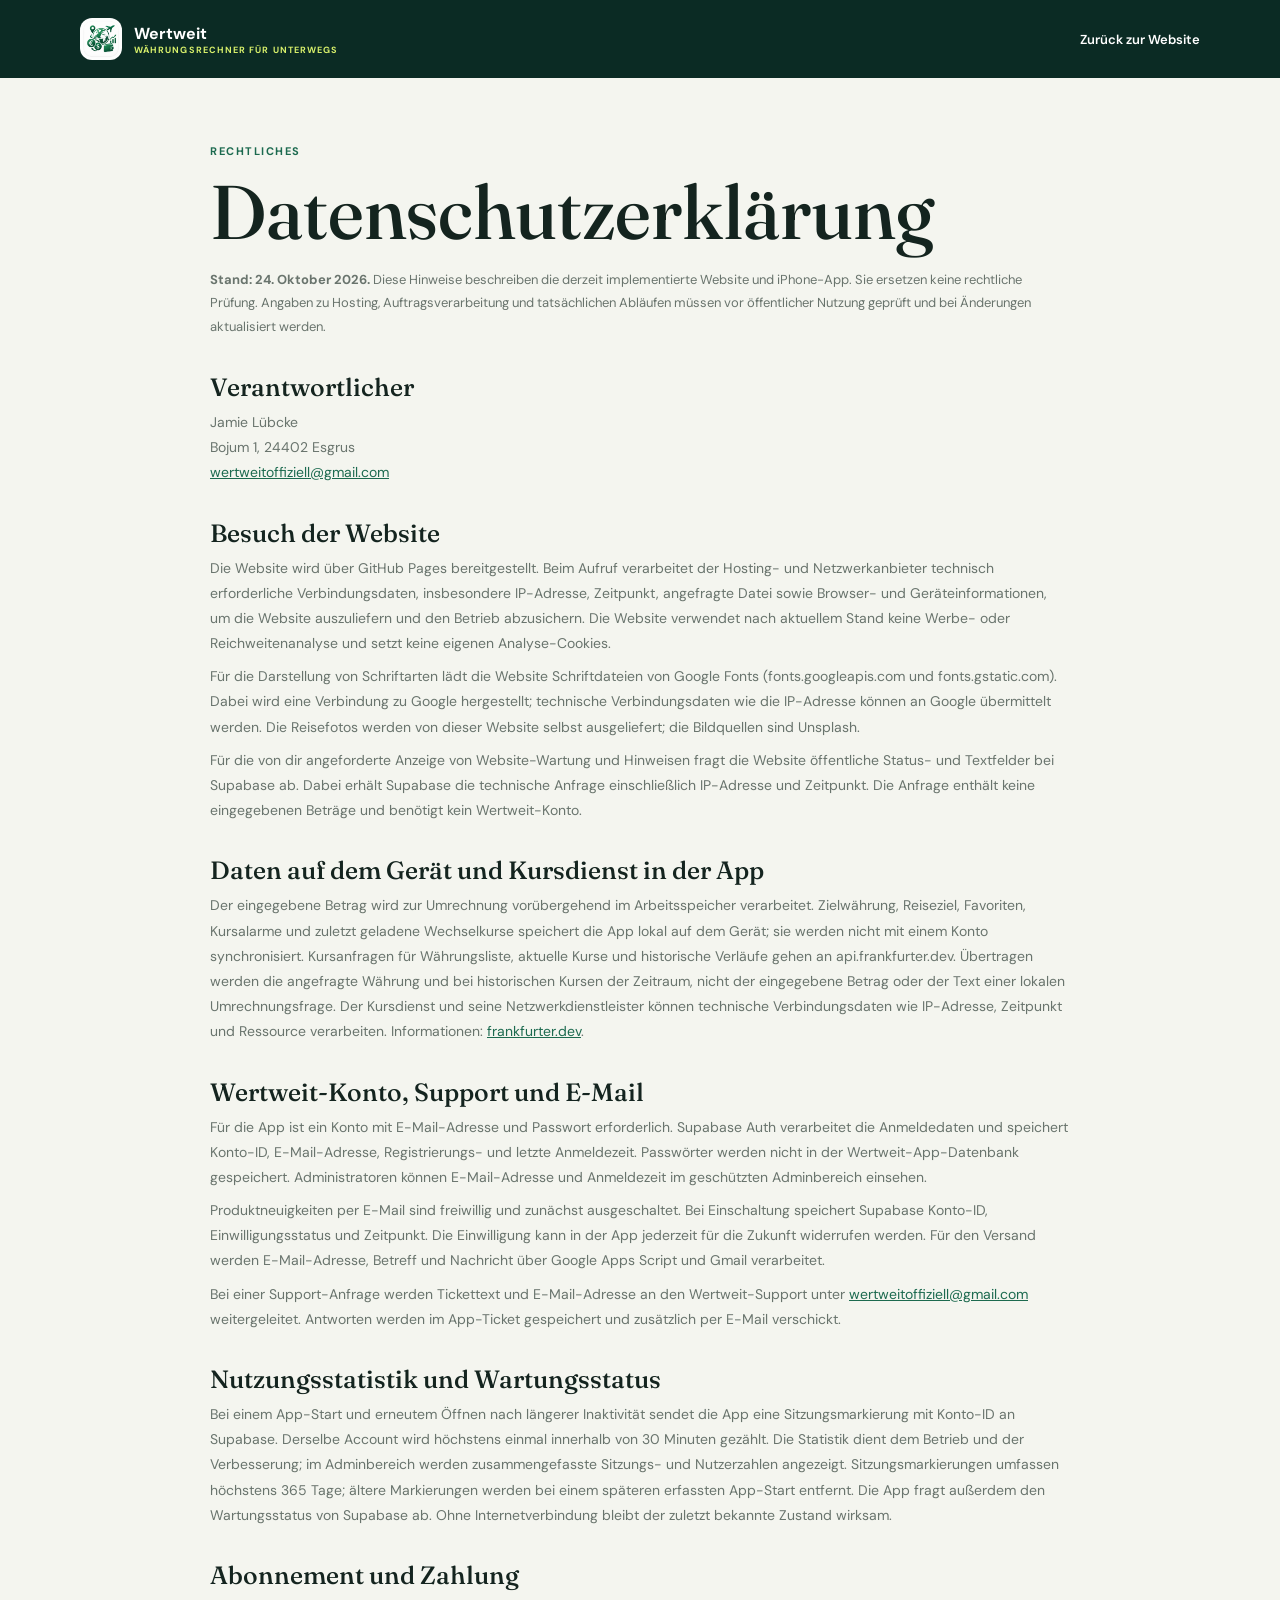
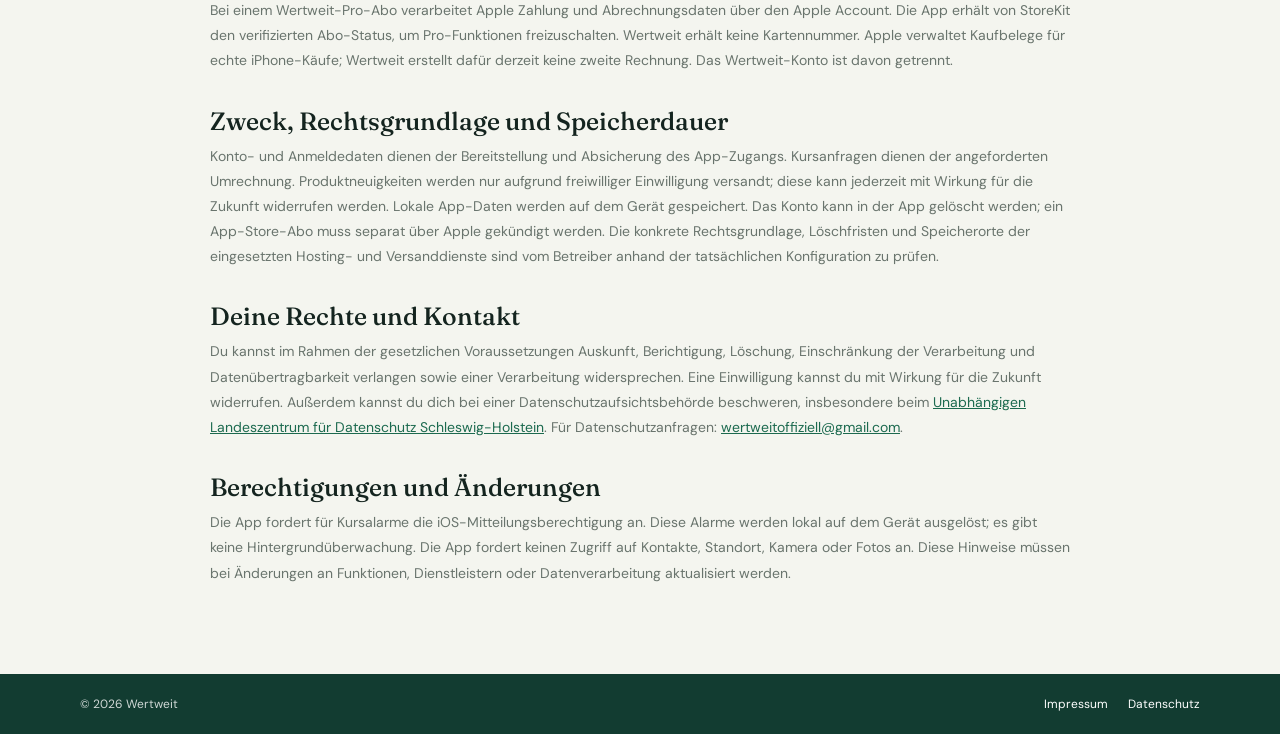
<file: website/datenschutz.html>
<!doctype html>
<html lang="de">
<head>
  <meta charset="utf-8">
  <meta name="viewport" content="width=device-width, initial-scale=1">
  <meta name="theme-color" content="#123c31">
  <meta name="description" content="Datenschutzerklärung von Wertweit: Informationen zur Website, iPhone-App und den verarbeiteten Daten.">
  <link rel="canonical" href="https://jamietrading9-design.github.io/wertweit/datenschutz.html">
  <title>Datenschutzerklärung – Wertweit</title>
  <link rel="preconnect" href="https://fonts.googleapis.com">
  <link rel="preconnect" href="https://fonts.gstatic.com" crossorigin>
  <link href="https://fonts.googleapis.com/css2?family=DM+Sans:wght@400;500;600;700&family=Fraunces:opsz,wght@9..144,500;9..144,600&display=swap" rel="stylesheet">
  <style>
    :root { color-scheme: light; --forest: #123c31; --forest-deep: #0b2b24; --leaf: #1c6a4f; --lime: #d8f06b; --paper: #f4f5ef; --ink: #14241f; --muted: #69746d; --serif: "Fraunces", Georgia, serif; --sans: "DM Sans", -apple-system, BlinkMacSystemFont, sans-serif; }
    * { box-sizing: border-box; }
    body { margin: 0; background: var(--paper); color: var(--ink); font-family: var(--sans); }
    a { color: var(--leaf); }
    .site-header { display: flex; min-height: 78px; align-items: center; justify-content: space-between; gap: 20px; padding: 14px max(24px, calc((100% - 1120px) / 2)); background: var(--forest-deep); color: white; }
    .brand { display: inline-flex; align-items: center; gap: 12px; color: white; font-weight: 700; text-decoration: none; }
    .brand img { width: 42px; height: 42px; border-radius: 12px; }
    .brand small { display: block; color: var(--lime); font-size: 9px; letter-spacing: .12em; text-transform: uppercase; }
    .back-link { color: white; font-size: 13px; font-weight: 600; text-decoration: none; }
    .legal-content { width: min(860px, calc(100% - 40px)); margin: auto; padding: 64px 0 80px; }
    .eyebrow { margin: 0 0 12px; color: var(--leaf); font-size: 11px; font-weight: 700; letter-spacing: .14em; text-transform: uppercase; }
    h1 { margin: 0 0 18px; font-family: var(--serif); font-size: clamp(48px, 8vw, 76px); font-weight: 500; line-height: 1; }
    .updated { margin: 0 0 34px; color: var(--muted); font-size: 13px; }
    h2 { margin: 32px 0 8px; font-family: var(--serif); font-size: 25px; font-weight: 500; }
    p, address { color: var(--muted); font-size: 14px; line-height: 1.8; }
    address { font-style: normal; }
    p { margin: 8px 0; }
    .footer { padding: 22px 24px; background: var(--forest); color: rgba(255,255,255,.8); }
    .footer-inner { display: flex; width: min(1120px, 100%); flex-wrap: wrap; align-items: center; justify-content: space-between; gap: 16px; margin: auto; font-size: 12px; }
    .footer-links { display: flex; gap: 20px; }
    .footer a { color: white; text-decoration: none; }
    .site-announcement { position: fixed; inset: 12px 12px auto; z-index: 9; display: grid; grid-template-columns: auto 1fr; gap: 12px; max-width: 850px; margin: auto; padding: 16px 18px; background: var(--forest); color: white; box-shadow: 0 8px 30px rgba(0,0,0,.22); }
    .site-announcement strong { color: var(--lime); }
    .site-announcement p { margin: 3px 0 0; color: rgba(255,255,255,.86); font-size: 13px; white-space: pre-line; }
    .site-announcement[hidden], .site-maintenance[hidden], .site-header[hidden], main[hidden], footer[hidden] { display: none; }
    .site-maintenance { position: fixed; inset: 0; z-index: 10; display: grid; place-items: center; padding: 30px; background: var(--forest-deep); color: white; text-align: center; }
    .site-maintenance > div { max-width: 620px; }
    .site-maintenance h1 { font-size: clamp(42px, 8vw, 76px); }
    .site-maintenance p { color: rgba(255,255,255,.78); white-space: pre-line; }
    .site-maintenance a { color: var(--lime); }
    @media (max-width: 560px) { .site-header { padding: 14px 20px; } .brand { font-size: 14px; } .brand img { width: 36px; height: 36px; } .footer-inner { align-items: flex-start; flex-direction: column; } .footer-links { flex-wrap: wrap; } }
  </style>
</head>
<body>
  <section id="site-maintenance" class="site-maintenance" aria-labelledby="site-maintenance-title" hidden>
    <div><p class="eyebrow">Wertweit</p><h1 id="site-maintenance-title">Wir sind bald zurück.</h1><p id="site-maintenance-message"></p><p><a href="mailto:wertweitoffiziell@gmail.com">Kontakt per E-Mail</a></p></div>
  </section>
  <section id="site-announcement" class="site-announcement" aria-live="polite" hidden>
    <strong id="site-announcement-title"></strong><p id="site-announcement-message"></p>
  </section>
  <header class="site-header">
    <a class="brand" href="./" aria-label="Wertweit Startseite"><img src="assets/wertweit-logo.png" alt=""><span>Wertweit<small>Währungsrechner für unterwegs</small></span></a>
    <a class="back-link" href="./">Zurück zur Website</a>
  </header>
  <main id="legal-content" class="legal-content">
    <p class="eyebrow">Rechtliches</p>
    <h1>Datenschutzerklärung</h1>
    <p class="updated"><strong>Stand: 24. Oktober 2026.</strong> Diese Hinweise beschreiben die derzeit implementierte Website und iPhone-App. Sie ersetzen keine rechtliche Prüfung. Angaben zu Hosting, Auftragsverarbeitung und tatsächlichen Abläufen müssen vor öffentlicher Nutzung geprüft und bei Änderungen aktualisiert werden.</p>
    <h2>Verantwortlicher</h2>
    <address>Jamie Lübcke<br>Bojum 1, 24402 Esgrus<br><a href="mailto:wertweitoffiziell@gmail.com">wertweitoffiziell@gmail.com</a></address>
    <h2>Besuch der Website</h2>
    <p>Die Website wird über GitHub Pages bereitgestellt. Beim Aufruf verarbeitet der Hosting- und Netzwerkanbieter technisch erforderliche Verbindungsdaten, insbesondere IP-Adresse, Zeitpunkt, angefragte Datei sowie Browser- und Geräteinformationen, um die Website auszuliefern und den Betrieb abzusichern. Die Website verwendet nach aktuellem Stand keine Werbe- oder Reichweitenanalyse und setzt keine eigenen Analyse-Cookies.</p>
    <p>Für die Darstellung von Schriftarten lädt die Website Schriftdateien von Google Fonts (fonts.googleapis.com und fonts.gstatic.com). Dabei wird eine Verbindung zu Google hergestellt; technische Verbindungsdaten wie die IP-Adresse können an Google übermittelt werden. Die Reisefotos werden von dieser Website selbst ausgeliefert; die Bildquellen sind Unsplash.</p>
    <p>Für die von dir angeforderte Anzeige von Website-Wartung und Hinweisen fragt die Website öffentliche Status- und Textfelder bei Supabase ab. Dabei erhält Supabase die technische Anfrage einschließlich IP-Adresse und Zeitpunkt. Die Anfrage enthält keine eingegebenen Beträge und benötigt kein Wertweit-Konto.</p>
    <h2>Daten auf dem Gerät und Kursdienst in der App</h2>
    <p>Der eingegebene Betrag wird zur Umrechnung vorübergehend im Arbeitsspeicher verarbeitet. Zielwährung, Reiseziel, Favoriten, Kursalarme und zuletzt geladene Wechselkurse speichert die App lokal auf dem Gerät; sie werden nicht mit einem Konto synchronisiert. Kursanfragen für Währungsliste, aktuelle Kurse und historische Verläufe gehen an api.frankfurter.dev. Übertragen werden die angefragte Währung und bei historischen Kursen der Zeitraum, nicht der eingegebene Betrag oder der Text einer lokalen Umrechnungsfrage. Der Kursdienst und seine Netzwerkdienstleister können technische Verbindungsdaten wie IP-Adresse, Zeitpunkt und Ressource verarbeiten. Informationen: <a href="https://www.frankfurter.dev/" target="_blank" rel="noreferrer">frankfurter.dev</a>.</p>
    <h2>Wertweit-Konto, Support und E-Mail</h2>
    <p>Für die App ist ein Konto mit E-Mail-Adresse und Passwort erforderlich. Supabase Auth verarbeitet die Anmeldedaten und speichert Konto-ID, E-Mail-Adresse, Registrierungs- und letzte Anmeldezeit. Passwörter werden nicht in der Wertweit-App-Datenbank gespeichert. Administratoren können E-Mail-Adresse und Anmeldezeit im geschützten Adminbereich einsehen.</p>
    <p>Produktneuigkeiten per E-Mail sind freiwillig und zunächst ausgeschaltet. Bei Einschaltung speichert Supabase Konto-ID, Einwilligungsstatus und Zeitpunkt. Die Einwilligung kann in der App jederzeit für die Zukunft widerrufen werden. Für den Versand werden E-Mail-Adresse, Betreff und Nachricht über Google Apps Script und Gmail verarbeitet.</p>
    <p>Bei einer Support-Anfrage werden Tickettext und E-Mail-Adresse an den Wertweit-Support unter <a href="mailto:wertweitoffiziell@gmail.com">wertweitoffiziell@gmail.com</a> weitergeleitet. Antworten werden im App-Ticket gespeichert und zusätzlich per E-Mail verschickt.</p>
    <h2>Nutzungsstatistik und Wartungsstatus</h2>
    <p>Bei einem App-Start und erneutem Öffnen nach längerer Inaktivität sendet die App eine Sitzungsmarkierung mit Konto-ID an Supabase. Derselbe Account wird höchstens einmal innerhalb von 30 Minuten gezählt. Die Statistik dient dem Betrieb und der Verbesserung; im Adminbereich werden zusammengefasste Sitzungs- und Nutzerzahlen angezeigt. Sitzungsmarkierungen umfassen höchstens 365 Tage; ältere Markierungen werden bei einem späteren erfassten App-Start entfernt. Die App fragt außerdem den Wartungsstatus von Supabase ab. Ohne Internetverbindung bleibt der zuletzt bekannte Zustand wirksam.</p>
    <h2>Abonnement und Zahlung</h2>
    <p>Bei einem Wertweit-Pro-Abo verarbeitet Apple Zahlung und Abrechnungsdaten über den Apple Account. Die App erhält von StoreKit den verifizierten Abo-Status, um Pro-Funktionen freizuschalten. Wertweit erhält keine Kartennummer. Apple verwaltet Kaufbelege für echte iPhone-Käufe; Wertweit erstellt dafür derzeit keine zweite Rechnung. Das Wertweit-Konto ist davon getrennt.</p>
    <h2>Zweck, Rechtsgrundlage und Speicherdauer</h2>
    <p>Konto- und Anmeldedaten dienen der Bereitstellung und Absicherung des App-Zugangs. Kursanfragen dienen der angeforderten Umrechnung. Produktneuigkeiten werden nur aufgrund freiwilliger Einwilligung versandt; diese kann jederzeit mit Wirkung für die Zukunft widerrufen werden. Lokale App-Daten werden auf dem Gerät gespeichert. Das Konto kann in der App gelöscht werden; ein App-Store-Abo muss separat über Apple gekündigt werden. Die konkrete Rechtsgrundlage, Löschfristen und Speicherorte der eingesetzten Hosting- und Versanddienste sind vom Betreiber anhand der tatsächlichen Konfiguration zu prüfen.</p>
    <h2>Deine Rechte und Kontakt</h2>
    <p>Du kannst im Rahmen der gesetzlichen Voraussetzungen Auskunft, Berichtigung, Löschung, Einschränkung der Verarbeitung und Datenübertragbarkeit verlangen sowie einer Verarbeitung widersprechen. Eine Einwilligung kannst du mit Wirkung für die Zukunft widerrufen. Außerdem kannst du dich bei einer Datenschutzaufsichtsbehörde beschweren, insbesondere beim <a href="https://www.datenschutzzentrum.de/" target="_blank" rel="noreferrer">Unabhängigen Landeszentrum für Datenschutz Schleswig-Holstein</a>. Für Datenschutzanfragen: <a href="mailto:wertweitoffiziell@gmail.com">wertweitoffiziell@gmail.com</a>.</p>
    <h2>Berechtigungen und Änderungen</h2>
    <p>Die App fordert für Kursalarme die iOS-Mitteilungsberechtigung an. Diese Alarme werden lokal auf dem Gerät ausgelöst; es gibt keine Hintergrundüberwachung. Die App fordert keinen Zugriff auf Kontakte, Standort, Kamera oder Fotos an. Diese Hinweise müssen bei Änderungen an Funktionen, Dienstleistern oder Datenverarbeitung aktualisiert werden.</p>
  </main>
  <footer class="footer">
    <div class="footer-inner"><span>© <span id="year"></span> Wertweit</span><nav class="footer-links" aria-label="Rechtliches"><a href="impressum.html">Impressum</a><a href="datenschutz.html">Datenschutz</a></nav></div>
  </footer>
  <script src="supabase-config.js"></script>
  <script src="site-status.js"></script>
  <script>document.querySelector("#year").textContent = new Date().getFullYear();</script>
</body>
</html>
</file>
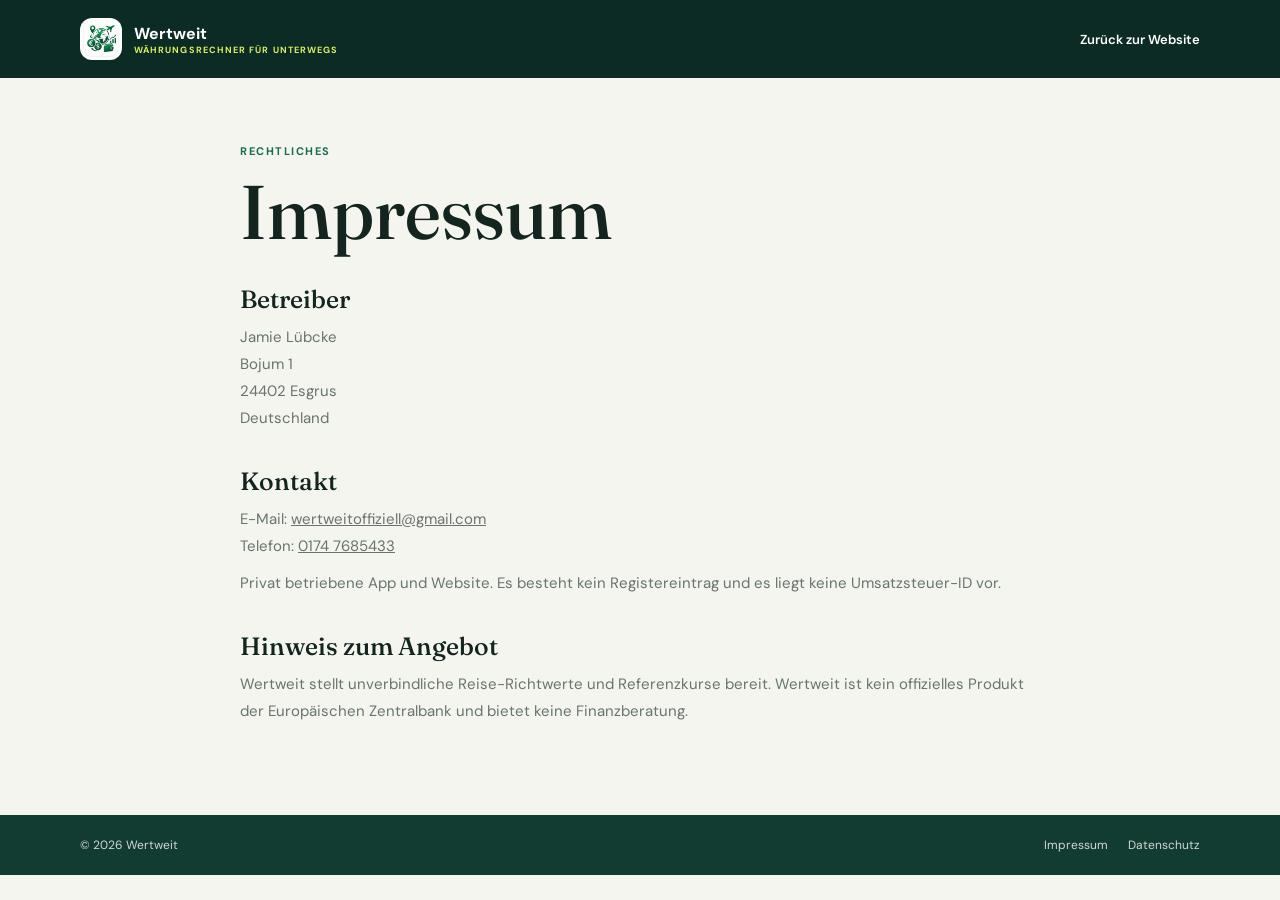
<file: website/impressum.html>
<!doctype html>
<html lang="de">
<head>
  <meta charset="utf-8">
  <meta name="viewport" content="width=device-width, initial-scale=1">
  <meta name="theme-color" content="#123c31">
  <meta name="description" content="Impressum und Kontaktinformationen für Wertweit.">
  <link rel="canonical" href="https://jamietrading9-design.github.io/wertweit/impressum.html">
  <title>Impressum – Wertweit</title>
  <link rel="preconnect" href="https://fonts.googleapis.com">
  <link rel="preconnect" href="https://fonts.gstatic.com" crossorigin>
  <link href="https://fonts.googleapis.com/css2?family=DM+Sans:wght@400;500;600;700&family=Fraunces:opsz,wght@9..144,500;9..144,600&display=swap" rel="stylesheet">
  <style>
    :root { color-scheme: light; --forest: #123c31; --forest-deep: #0b2b24; --leaf: #1c6a4f; --lime: #d8f06b; --paper: #f4f5ef; --ink: #14241f; --muted: #69746d; --serif: "Fraunces", Georgia, serif; --sans: "DM Sans", -apple-system, BlinkMacSystemFont, sans-serif; }
    * { box-sizing: border-box; }
    body { margin: 0; background: var(--paper); color: var(--ink); font-family: var(--sans); }
    a { color: inherit; }
    .site-header { display: flex; min-height: 78px; align-items: center; justify-content: space-between; gap: 20px; padding: 14px max(24px, calc((100% - 1120px) / 2)); background: var(--forest-deep); color: white; }
    .brand { display: inline-flex; align-items: center; gap: 12px; font-weight: 700; text-decoration: none; }
    .brand img { width: 42px; height: 42px; border-radius: 12px; }
    .brand small { display: block; color: var(--lime); font-size: 9px; letter-spacing: .12em; text-transform: uppercase; }
    .back-link { color: white; font-size: 13px; font-weight: 600; text-decoration: none; }
    .legal-content { width: min(800px, calc(100% - 40px)); min-height: calc(100vh - 190px); margin: auto; padding: 64px 0 80px; }
    .eyebrow { margin: 0 0 12px; color: var(--leaf); font-size: 11px; font-weight: 700; letter-spacing: .14em; text-transform: uppercase; }
    h1 { margin: 0 0 32px; font-family: var(--serif); font-size: clamp(48px, 8vw, 76px); font-weight: 500; line-height: 1; }
    h2 { margin: 34px 0 10px; font-family: var(--serif); font-size: 25px; font-weight: 500; }
    p, address { color: var(--muted); font-size: 15px; line-height: 1.8; }
    address { font-style: normal; }
    p { margin: 10px 0; }
    .footer { padding: 22px 24px; background: var(--forest); color: rgba(255,255,255,.8); }
    .footer-inner { display: flex; width: min(1120px, 100%); flex-wrap: wrap; align-items: center; justify-content: space-between; gap: 16px; margin: auto; font-size: 12px; }
    .footer-links { display: flex; gap: 20px; }
    .footer a { text-decoration: none; }
    .site-announcement { position: fixed; inset: 12px 12px auto; z-index: 9; display: grid; grid-template-columns: auto 1fr; gap: 12px; max-width: 850px; margin: auto; padding: 16px 18px; background: var(--forest); color: white; box-shadow: 0 8px 30px rgba(0,0,0,.22); }
    .site-announcement strong { color: var(--lime); }
    .site-announcement p { margin: 3px 0 0; color: rgba(255,255,255,.86); font-size: 13px; white-space: pre-line; }
    .site-announcement[hidden], .site-maintenance[hidden], .site-header[hidden], main[hidden], footer[hidden] { display: none; }
    .site-maintenance { position: fixed; inset: 0; z-index: 10; display: grid; place-items: center; padding: 30px; background: var(--forest-deep); color: white; text-align: center; }
    .site-maintenance > div { max-width: 620px; }
    .site-maintenance h1 { font-size: clamp(42px, 8vw, 76px); }
    .site-maintenance p { color: rgba(255,255,255,.78); white-space: pre-line; }
    .site-maintenance a { color: var(--lime); }
    @media (max-width: 560px) { .site-header { padding: 14px 20px; } .brand { font-size: 14px; } .brand img { width: 36px; height: 36px; } .footer-inner { align-items: flex-start; flex-direction: column; } .footer-links { flex-wrap: wrap; } }
  </style>
</head>
<body>
  <section id="site-maintenance" class="site-maintenance" aria-labelledby="site-maintenance-title" hidden>
    <div><p class="eyebrow">Wertweit</p><h1 id="site-maintenance-title">Wir sind bald zurück.</h1><p id="site-maintenance-message"></p><p><a href="mailto:wertweitoffiziell@gmail.com">Kontakt per E-Mail</a></p></div>
  </section>
  <section id="site-announcement" class="site-announcement" aria-live="polite" hidden>
    <strong id="site-announcement-title"></strong><p id="site-announcement-message"></p>
  </section>
  <header class="site-header">
    <a class="brand" href="./" aria-label="Wertweit Startseite"><img src="assets/wertweit-logo.png" alt=""><span>Wertweit<small>Währungsrechner für unterwegs</small></span></a>
    <a class="back-link" href="./">Zurück zur Website</a>
  </header>
  <main id="legal-content" class="legal-content">
    <p class="eyebrow">Rechtliches</p>
    <h1>Impressum</h1>
    <h2>Betreiber</h2>
    <address>Jamie Lübcke<br>Bojum 1<br>24402 Esgrus<br>Deutschland</address>
    <h2>Kontakt</h2>
    <p>E-Mail: <a href="mailto:wertweitoffiziell@gmail.com">wertweitoffiziell@gmail.com</a><br>Telefon: <a href="tel:+491747685433">0174 7685433</a></p>
    <p>Privat betriebene App und Website. Es besteht kein Registereintrag und es liegt keine Umsatzsteuer-ID vor.</p>
    <h2>Hinweis zum Angebot</h2>
    <p>Wertweit stellt unverbindliche Reise-Richtwerte und Referenzkurse bereit. Wertweit ist kein offizielles Produkt der Europäischen Zentralbank und bietet keine Finanzberatung.</p>
  </main>
  <footer class="footer">
    <div class="footer-inner"><span>© <span id="year"></span> Wertweit</span><nav class="footer-links" aria-label="Rechtliches"><a href="impressum.html">Impressum</a><a href="datenschutz.html">Datenschutz</a></nav></div>
  </footer>
  <script src="supabase-config.js"></script>
  <script src="site-status.js"></script>
  <script>document.querySelector("#year").textContent = new Date().getFullYear();</script>
</body>
</html>
</file>
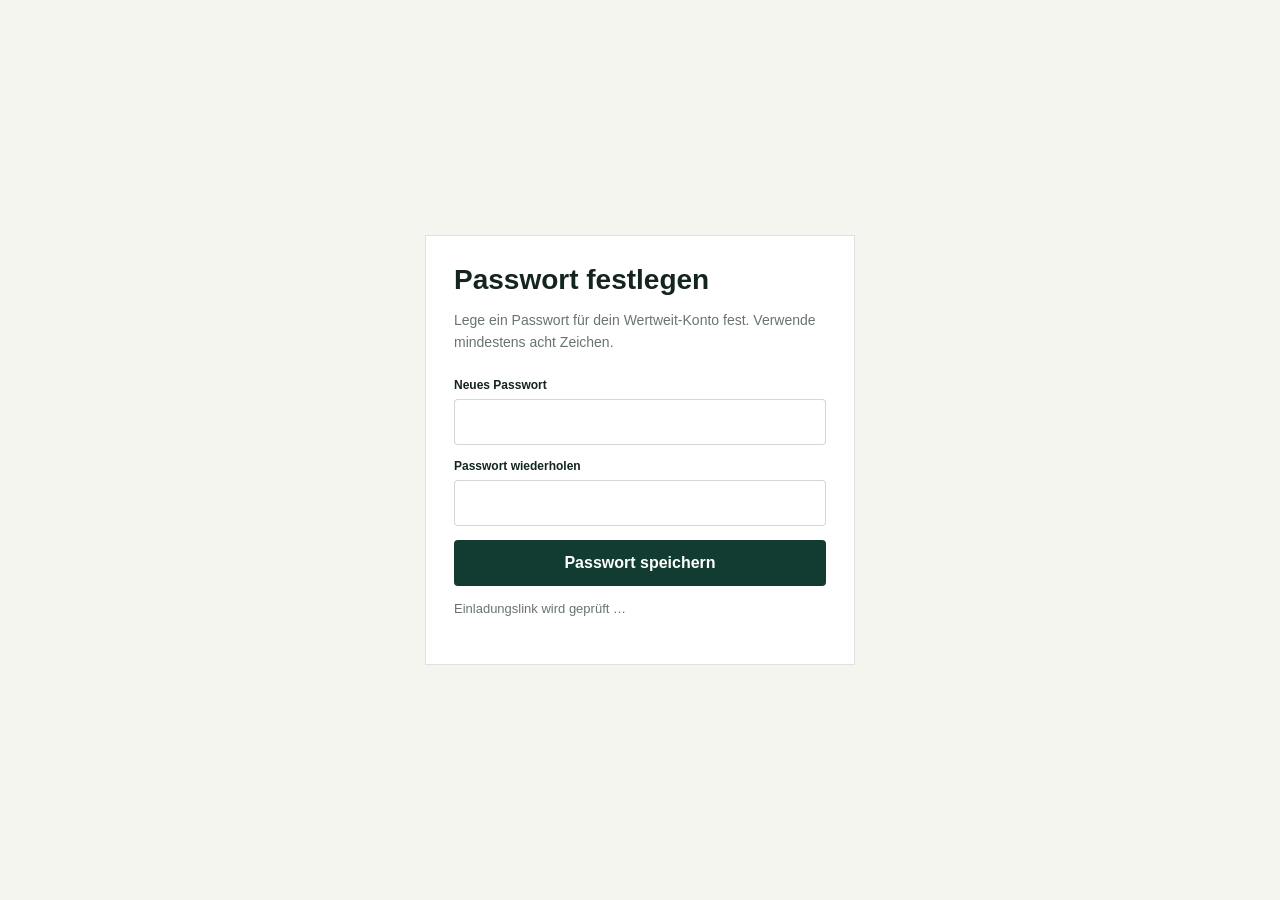
<file: website/set-password.html>
<!doctype html>
<html lang="de">
<head>
  <meta charset="utf-8">
  <meta name="viewport" content="width=device-width, initial-scale=1">
  <meta name="robots" content="noindex, nofollow">
  <meta name="theme-color" content="#123c31">
  <title>Wertweit · Passwort festlegen</title>
  <style>
    :root { color-scheme: light; --forest: #123c31; --paper: #f4f5ef; --ink: #14241f; --muted: #69746d; }
    * { box-sizing: border-box; }
    body { min-height: 100vh; display: grid; place-items: center; margin: 0; padding: 20px; background: var(--paper); color: var(--ink); font-family: -apple-system, BlinkMacSystemFont, "Segoe UI", sans-serif; }
    main { width: min(100%, 430px); padding: 28px; border: 1px solid rgba(20,36,31,.13); background: white; }
    h1 { margin: 0; font-size: 28px; }
    p { color: var(--muted); font-size: 14px; line-height: 1.55; }
    form { display: grid; gap: 14px; margin-top: 24px; }
    label { display: grid; gap: 7px; font-size: 12px; font-weight: 600; }
    input, button { min-height: 46px; padding: 0 12px; border: 1px solid rgba(20,36,31,.18); border-radius: 4px; font: inherit; }
    button { border: 0; background: var(--forest); color: white; font-weight: 700; cursor: pointer; }
    button:disabled { cursor: wait; opacity: .6; }
    #status { min-height: 24px; font-size: 13px; }
    #status.error { color: #9d3528; }
    #status.success { color: var(--forest); }
  </style>
</head>
<body>
  <main>
    <h1>Passwort festlegen</h1>
    <p>Lege ein Passwort für dein Wertweit-Konto fest. Verwende mindestens acht Zeichen.</p>
    <form id="password-form" hidden>
      <label>Neues Passwort<input id="password" type="password" autocomplete="new-password" minlength="8" required></label>
      <label>Passwort wiederholen<input id="password-confirmation" type="password" autocomplete="new-password" minlength="8" required></label>
      <button id="save-button" type="submit">Passwort speichern</button>
    </form>
    <p id="status" role="status">Einladungslink wird geprüft …</p>
  </main>
  <script src="./supabase-config.js"></script>
  <script type="module">
    import { createClient } from "https://esm.sh/@supabase/supabase-js@2";

    const config = window.WERTWEIT_SUPABASE;
    const form = document.querySelector("#password-form");
    const status = document.querySelector("#status");
    const button = document.querySelector("#save-button");
    const setStatus = (message, kind = "") => {
      status.textContent = message;
      status.className = kind;
    };

    if (!config?.url || !config?.publishableKey || config.publishableKey.startsWith("REPLACE_")) {
      setStatus("Wertweit ist noch nicht eingerichtet.", "error");
    } else {
      const supabase = createClient(config.url, config.publishableKey);
      const { data, error } = await supabase.auth.getSession();
      if (error || !data.session) {
        setStatus("Dieser Link ist abgelaufen oder wurde bereits verwendet. Bitte fordere einen neuen Einladungs- oder Passwortlink an.", "error");
      } else {
        form.hidden = false;
        setStatus(`Konto ${data.session.user.email ?? ""} bestätigt. Lege jetzt dein Passwort fest.`);
      }

      form.addEventListener("submit", async (event) => {
        event.preventDefault();
        const password = document.querySelector("#password").value;
        const confirmation = document.querySelector("#password-confirmation").value;
        if (password.length < 8 || password !== confirmation) {
          setStatus(password !== confirmation ? "Die Passwörter stimmen nicht überein." : "Das Passwort muss mindestens acht Zeichen haben.", "error");
          return;
        }
        button.disabled = true;
        setStatus("Passwort wird gespeichert …");
        const { error: updateError } = await supabase.auth.updateUser({ password });
        if (updateError) {
          setStatus(updateError.message, "error");
          button.disabled = false;
          return;
        }
        setStatus("Passwort gespeichert. Du kannst dich jetzt in der Wertweit-App anmelden.", "success");
        form.reset();
      });
    }
  </script>
</body>
</html>
</file>
